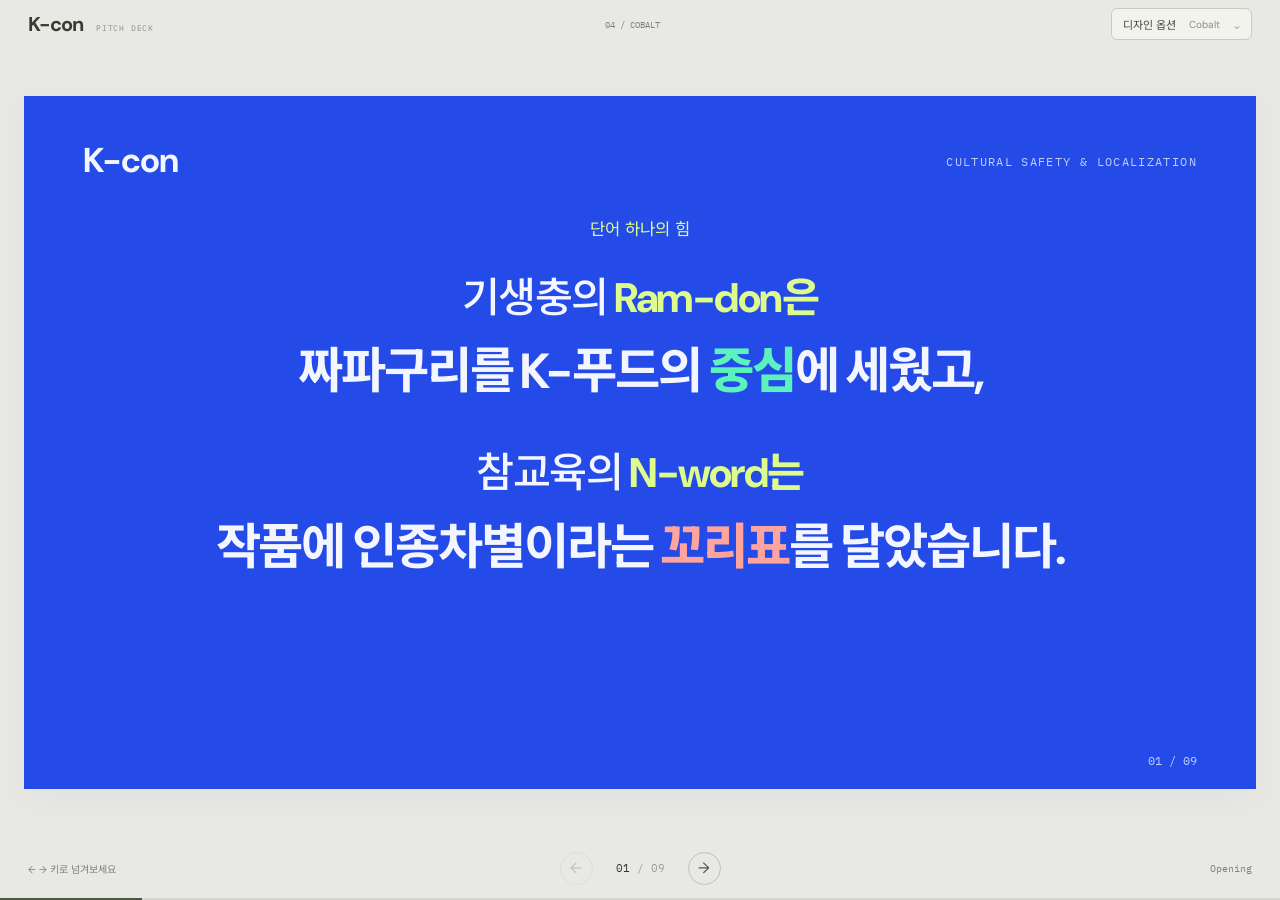
<file: index.html>
<!doctype html><html lang="ko"><head><meta charset="utf-8"><meta name="viewport" content="width=device-width, initial-scale=1"><meta name="description" content="K-con Cobalt — 문화적 디테일이 바꾸는 K-콘텐츠의 글로벌 진출. 9장 HTML 피치덱."><title>K-con — Cultural Safety & Localization AI Agent</title><link rel="stylesheet" href="styles.css?v=20261013-cobalt-1"><link rel="stylesheet" href="cobalt.css?v=20261013-visual-2"><script src="app.js?v=20261013-cobalt-1" defer></script></head><body class="deck-page theme-cobalt cobalt-v2"><header class="deck-header"><a href="index.html" class="deck-home" aria-label="K-con 코발트 첫 화면">K-con<span>PITCH DECK</span></a><span class="active-design-label">04 / COBALT</span><details class="design-picker" id="design-picker"><summary id="design-toggle">디자인 옵션 <span>Cobalt</span><span class="picker-chevron" aria-hidden="true">⌄</span></summary><div class="design-menu"><div class="design-menu-heading"><strong>다른 디자인으로 보기</strong><p>현재 슬라이드를 유지하며 디자인을 바꿉니다.</p></div><nav class="design-options" aria-label="피치덱 디자인 선택"><a class="design-option" data-design-link href="concept-01.html" ><span class="design-swatch" style="--swatch-bg:#121510;--swatch-accent:#d6ef65" aria-hidden="true"></span><span>Noir</span><small>01</small></a><a class="design-option" data-design-link href="concept-02.html" ><span class="design-swatch" style="--swatch-bg:#f5f4ef;--swatch-accent:#e13728" aria-hidden="true"></span><span>Swiss</span><small>02</small></a><a class="design-option" data-design-link href="concept-03.html" ><span class="design-swatch" style="--swatch-bg:#eee9dc;--swatch-accent:#6b7659" aria-hidden="true"></span><span>Editorial</span><small>03</small></a><a class="design-option is-current" data-design-link href="index.html" aria-current="page"><span class="design-swatch" style="--swatch-bg:#244be8;--swatch-accent:#defb8e" aria-hidden="true"></span><span>Cobalt</span><small>기본</small><span class="design-check" aria-hidden="true">✓</span></a><a class="design-option" data-design-link href="concept-05.html" ><span class="design-swatch" style="--swatch-bg:#171512;--swatch-accent:#c8aa76" aria-hidden="true"></span><span>Cinema</span><small>05</small></a><a class="design-option" data-design-link href="concept-06.html" ><span class="design-swatch" style="--swatch-bg:#e3ed68;--swatch-accent:#171c12" aria-hidden="true"></span><span>Acid</span><small>06</small></a><a class="design-option" data-design-link href="concept-07.html" ><span class="design-swatch" style="--swatch-bg:#122b40;--swatch-accent:#83d6e2" aria-hidden="true"></span><span>Blueprint</span><small>07</small></a><a class="design-option" data-design-link href="concept-08.html" ><span class="design-swatch" style="--swatch-bg:#b9492e;--swatch-accent:#f9efdc" aria-hidden="true"></span><span>Terracotta</span><small>08</small></a><a class="design-option" data-design-link href="concept-09.html" ><span class="design-swatch" style="--swatch-bg:#e8dff2;--swatch-accent:#68389a" aria-hidden="true"></span><span>Lilac</span><small>09</small></a><a class="design-option" data-design-link href="concept-10.html" ><span class="design-swatch" style="--swatch-bg:#f6efe0;--swatch-accent:#c83225" aria-hidden="true"></span><span>Redline</span><small>10</small></a></nav><a class="all-designs-link" href="designs.html">10개 표지 한눈에 비교 ↗</a></div></details></header><main class="deck-stage"><div class="canvas"><section class="slide opening active" data-title="Opening" aria-label="1 / 9 · Opening"><div class="slide-brand">K-con<span>CULTURAL SAFETY & LOCALIZATION</span></div><div class="opening-kicker">단어 하나의 힘</div><div class="cover-title"><div class="claim claim-good"><span class="claim-subject">기생충의</span><strong class="claim-detail">Ram-don은</strong><span class="claim-outcome">짜파구리를 K-푸드의 <span class="highlight-good">중심</span>에 세웠고,</span></div><div class="claim claim-risk"><span class="claim-subject">참교육의</span><strong class="claim-detail">N-word는</strong><span class="claim-outcome">작품에 인종차별이라는 <span class="highlight-risk">꼬리표</span>를 달았습니다.</span></div></div><span class="slide-folio">01 / 09</span></section><section class="slide question" data-title="Cultural context" aria-label="2 / 9 · Cultural context" inert aria-hidden="true"><div class="slide-label">CULTURAL CONTEXT</div><div class="question-content"><h1>이야기의 힘은 같아도, <br>그 이야기를 읽는 <em>문화는 다릅니다.</em></h1></div><span class="slide-folio">02 / 09</span></section><section class="slide comparison" data-title="Parasite & Get Schooled" aria-label="3 / 9 · 기생충과 참교육 비교" inert aria-hidden="true"><div class="slide-label">THE CULTURAL DETAIL</div><h1>차이는, <em>작품이 공개될 문화권에 얼마나 녹아들었는가.</em></h1><div class="case-columns"><article class="case-story"><span class="case-type">이해를 연결한 현지화</span><h2>기생충</h2><div class="case-key">짜파구리 <span>→</span> <em>Ram-don</em></div><p>낯선 음식 이름을 <br>ramen + udon으로 풀었습니다.</p><p>관객이 장면을 따라갈 수 있도록 <br><strong>익숙한 단어로 의미를 전달.</strong></p><a href="https://gangnam.com/magazine/people/parasite-subtitle-translator-comedies-are-a-fun-challenge/" target="_blank" rel="noopener noreferrer">출처: 달시 파켓 인터뷰 / KOCIS ↗</a></article><article class="case-story"><span class="case-type">차별 표현이 초래한 서비스 중단</span><h2>참교육 <small>Get Schooled</small></h2><div class="case-key">인종차별 논란 <span>→</span> <em>북미 중단</em></div><p>125화의 인종차별적 내용과 <br>흑인 비하 표현으로 비판이 확산.</p><p>2023년 9월 북미 서비스 중단. <br><strong>단순한 번역 오류를 넘는 문제.</strong></p><a href="https://v.daum.net/v/3iQNVHmBCU" target="_blank" rel="noopener noreferrer">출처: 경향신문 / 2023.09.16 ↗</a></article></div><p class="case-takeaway">단어가 통하는 것을 넘어, 다른 세계의 관객과도 <strong>같은 마음으로 통할 수 있도록.</strong></p><span class="slide-folio">03 / 09</span></section><section class="slide solution" data-title="Meet K-con" aria-label="4 / 9 · Meet K-con" inert aria-hidden="true"><div class="slide-label">MEET K-CON</div><div class="solution-head"><p>세계로 가기 전,</p><h1>K-con<span>.</span></h1></div><div class="solution-copy"><h2>문화적 리스크를 먼저 발견하고, <br>안전한 현지화를 돕는 AI 에이전트</h2><p>K-pop · 웹툰 · 드라마·영화를 국가별 맥락으로 검토. <br>창작 의도를 살리는 수정안을 제안합니다.</p></div><div class="scope-line"><span>문화적 차이</span><span>종교적 금기</span><span>역사적 갈등</span><span>혐오·차별 표현</span></div><span class="slide-folio">04 / 09</span></section><section class="slide visual-example example-text" data-title="가사" aria-label="5 / 9 · 가사 사용 예시" inert aria-hidden="true"><div class="slide-label">USE CASE 01 / 가사</div><h1>단어를 바꿔도, <br><em>그루브는 남게.</em></h1><div class="visual-layout"><figure><img src="assets/cobalt/lyrics.png" alt="레코딩 마이크와 가사 노트가 놓인 작업실" width="1536" height="1024" decoding="async"><figcaption>AI로 제작한 설명용 이미지 · 가상 적용 시나리오</figcaption></figure><div class="visual-copy"><div class="edit-pair"><div><span>검토 전</span><p>guilty pleasure</p></div><div><span>K-con 제안</span><p>hidden treasure</p></div></div><h2>중의적 표현의 맥락 확인</h2><p class="action-copy">타깃 연령과 가사 전체를 검토하고, <br>비슷한 끝소리의 대체 표현을 제안.</p><strong class="visual-payoff">운율과 창작 의도를 함께 고려</strong></div></div><span class="slide-folio">05 / 09</span></section><section class="slide visual-example example-image" data-title="웹툰" aria-label="6 / 9 · 웹툰 사용 예시" inert aria-hidden="true"><div class="slide-label">USE CASE 02 / 웹툰</div><h1>캐릭터는 선명하게. <br><em>편견은 덜어내게.</em></h1><div class="visual-layout"><figure><img src="assets/cobalt/webtoon.png" alt="동일한 캐릭터를 외모 중심 장면과 계약서를 찢는 행동 중심 장면으로 비교한 가상 웹툰" width="1536" height="1024" decoding="async"><figcaption>AI로 제작한 설명용 이미지 · 가상 적용 시나리오</figcaption></figure><div class="visual-copy"><div class="edit-pair"><div><span>검토 전</span><p>외형에 기대는 설정</p></div><div><span>K-con 제안</span><p>행동으로 드러내는 악역</p></div></div><h2>고정관념에 기대는 묘사 검토</h2><p class="action-copy">문제가 될 수 있는 컷을 짚고, <br>표정·행동 중심의 연출을 제안.</p><strong class="visual-payoff">서사의 역할을 유지하는 수정</strong></div></div><span class="slide-folio">06 / 09</span></section><section class="slide visual-example example-audio" data-title="오디오" aria-label="7 / 9 · 오디오 사용 예시" inert aria-hidden="true"><div class="slide-label">USE CASE 03 / 오디오</div><h1>비트는 그대로. <br><em>샘플의 맥락은 새롭게.</em></h1><div class="visual-layout"><figure><img src="assets/cobalt/audio.png" alt="음악 편집 화면에서 강조된 보컬 구간과 같은 길이의 대체 오디오 트랙" width="1536" height="1024" decoding="async"><figcaption>AI로 제작한 설명용 이미지 · 가상 적용 시나리오</figcaption></figure><div class="visual-copy"><div class="edit-pair"><div><span>검토 전</span><p>출처 모를 보컬 샘플</p></div><div><span>K-con 제안</span><p>맥락을 확인한 대체 소스</p></div></div><h2>종교적 낭송 여부와 출처 확인</h2><p class="action-copy">검토할 구간을 표시하고, <br>BPM·분위기를 살린 대체 소스 제안.</p><strong class="visual-payoff">음악의 에너지를 지키는 현지화</strong></div></div><span class="slide-folio">07 / 09</span></section><section class="slide visual-example example-video" data-title="영상" aria-label="8 / 9 · 영상 사용 예시" inert aria-hidden="true"><div class="slide-label">USE CASE 04 / 영상</div><h1>한 장면의 몰입이, <br><em>한 소품으로 깨지지 않게.</em></h1><div class="visual-layout"><figure><img src="assets/cobalt/video.png" alt="동일한 가상 세트에서 바닥의 책 소품을 일반 천 소품으로 교체한 두 프레임" width="1536" height="1024" decoding="async"><figcaption>AI로 제작한 설명용 이미지 · 가상 적용 시나리오</figcaption></figure><div class="visual-copy"><div class="edit-pair"><div><span>검토 전</span><p>성물로 오인될 소품</p></div><div><span>K-con 제안</span><p>세계관에 맞는 일반 소품</p></div></div><h2>소품의 정체와 배치 맥락 검토</h2><p class="action-copy">문제 프레임과 타임코드를 짚고, <br>소품 교체·구도 수정을 제안.</p><strong class="visual-payoff">공개 전에 수정할 수 있도록</strong></div></div><span class="slide-folio">08 / 09</span></section><section class="slide closing" data-title="Ready for the world" aria-label="9 / 9 · Ready for the world" inert aria-hidden="true"><div class="slide-label">READY FOR THE WORLD</div><div class="closing-content"><h1>더 많은 세계에, <br><em>의도한 그대로.</em></h1><div class="closing-brand">K-Con<span>Cultural Safety & Localization AI Agent</span></div></div><span class="slide-folio">09 / 09</span></section></div></main><nav class="deck-controls" aria-label="슬라이드 이동"><span class="keyboard-hint">← → 키로 넘겨보세요</span><div class="pagination"><button id="previous" aria-label="이전 슬라이드">←</button><span id="slide-count" aria-live="polite">01 <i>/ 09</i></span><button id="next" aria-label="다음 슬라이드">→</button></div><span class="current-title" id="current-title">Opening</span></nav><div class="deck-progress"><span id="deck-progress"></span></div></body></html>
</file>
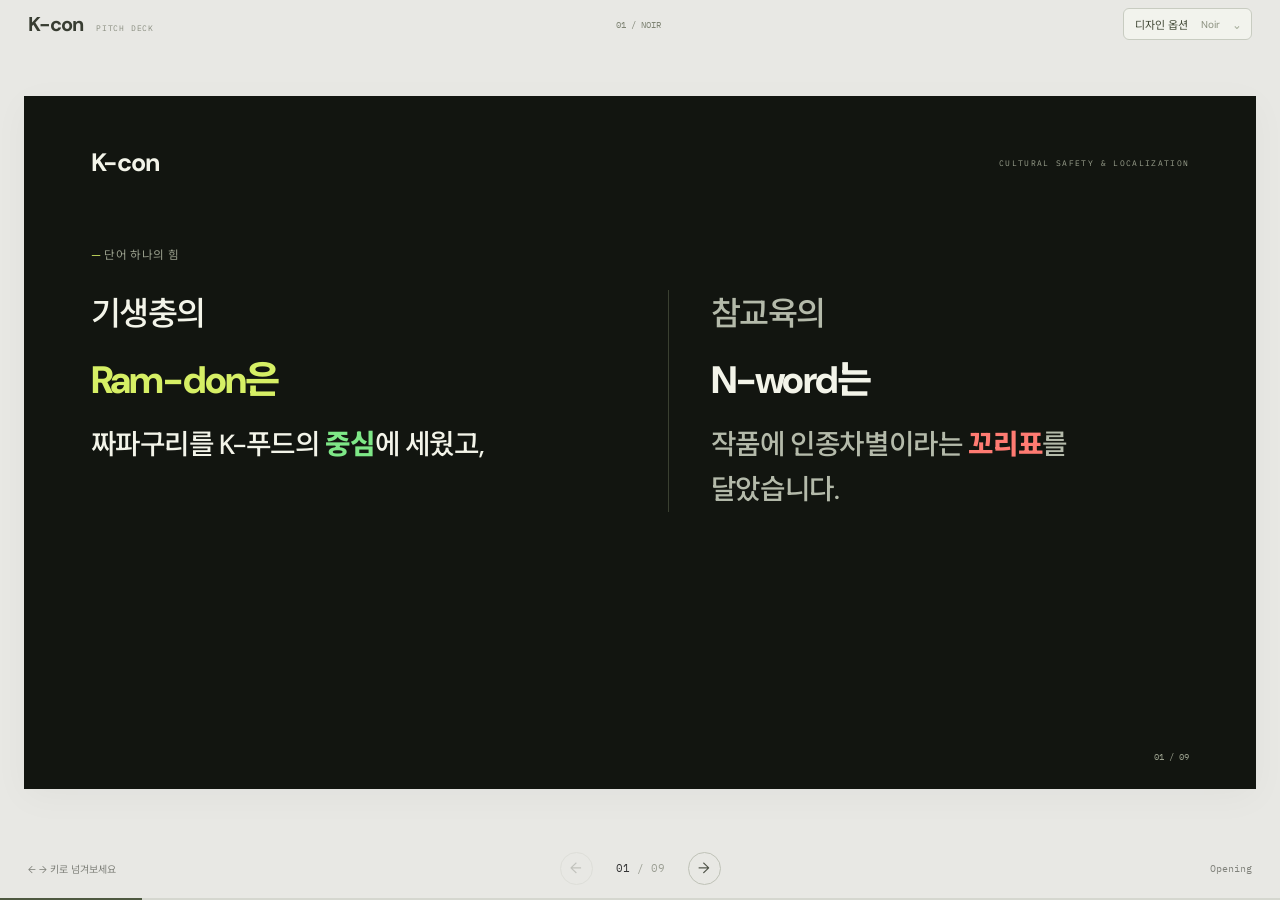
<file: concept-01.html>
<!doctype html><html lang="ko"><head><meta charset="utf-8"><meta name="viewport" content="width=device-width, initial-scale=1"><meta name="description" content="K-con Noir — 문화적 디테일이 바꾸는 K-콘텐츠의 글로벌 진출. 9장 HTML 피치덱."><title>K-con — Noir / Pitch Deck 01</title><link rel="stylesheet" href="styles.css?v=20261013-cobalt-1"><script src="app.js?v=20261013-cobalt-1" defer></script></head><body class="deck-page theme-noir"><header class="deck-header"><a href="index.html" class="deck-home" aria-label="K-con 코발트 첫 화면">K-con<span>PITCH DECK</span></a><span class="active-design-label">01 / NOIR</span><details class="design-picker" id="design-picker"><summary id="design-toggle">디자인 옵션 <span>Noir</span><span class="picker-chevron" aria-hidden="true">⌄</span></summary><div class="design-menu"><div class="design-menu-heading"><strong>다른 디자인으로 보기</strong><p>현재 슬라이드를 유지하며 디자인을 바꿉니다.</p></div><nav class="design-options" aria-label="피치덱 디자인 선택"><a class="design-option is-current" data-design-link href="concept-01.html" aria-current="page"><span class="design-swatch" style="--swatch-bg:#121510;--swatch-accent:#d6ef65" aria-hidden="true"></span><span>Noir</span><small>01</small><span class="design-check" aria-hidden="true">✓</span></a><a class="design-option" data-design-link href="concept-02.html" ><span class="design-swatch" style="--swatch-bg:#f5f4ef;--swatch-accent:#e13728" aria-hidden="true"></span><span>Swiss</span><small>02</small></a><a class="design-option" data-design-link href="concept-03.html" ><span class="design-swatch" style="--swatch-bg:#eee9dc;--swatch-accent:#6b7659" aria-hidden="true"></span><span>Editorial</span><small>03</small></a><a class="design-option" data-design-link href="index.html" ><span class="design-swatch" style="--swatch-bg:#244be8;--swatch-accent:#defb8e" aria-hidden="true"></span><span>Cobalt</span><small>기본</small></a><a class="design-option" data-design-link href="concept-05.html" ><span class="design-swatch" style="--swatch-bg:#171512;--swatch-accent:#c8aa76" aria-hidden="true"></span><span>Cinema</span><small>05</small></a><a class="design-option" data-design-link href="concept-06.html" ><span class="design-swatch" style="--swatch-bg:#e3ed68;--swatch-accent:#171c12" aria-hidden="true"></span><span>Acid</span><small>06</small></a><a class="design-option" data-design-link href="concept-07.html" ><span class="design-swatch" style="--swatch-bg:#122b40;--swatch-accent:#83d6e2" aria-hidden="true"></span><span>Blueprint</span><small>07</small></a><a class="design-option" data-design-link href="concept-08.html" ><span class="design-swatch" style="--swatch-bg:#b9492e;--swatch-accent:#f9efdc" aria-hidden="true"></span><span>Terracotta</span><small>08</small></a><a class="design-option" data-design-link href="concept-09.html" ><span class="design-swatch" style="--swatch-bg:#e8dff2;--swatch-accent:#68389a" aria-hidden="true"></span><span>Lilac</span><small>09</small></a><a class="design-option" data-design-link href="concept-10.html" ><span class="design-swatch" style="--swatch-bg:#f6efe0;--swatch-accent:#c83225" aria-hidden="true"></span><span>Redline</span><small>10</small></a></nav><a class="all-designs-link" href="designs.html">10개 표지 한눈에 비교 ↗</a></div></details></header><main class="deck-stage"><div class="canvas"><section class="slide opening active" data-title="Opening" aria-label="1 / 9 · Opening"><div class="slide-brand">K-con<span>CULTURAL SAFETY & LOCALIZATION</span></div><div class="opening-kicker">단어 하나의 힘</div><div class="cover-title"><div class="claim claim-good"><span class="claim-subject">기생충의</span><strong class="claim-detail">Ram-don은</strong><span class="claim-outcome">짜파구리를 K-푸드의 <span class="highlight-good">중심</span>에 세웠고,</span></div><div class="claim claim-risk"><span class="claim-subject">참교육의</span><strong class="claim-detail">N-word는</strong><span class="claim-outcome">작품에 인종차별이라는 <span class="highlight-risk">꼬리표</span>를 달았습니다.</span></div></div><span class="slide-folio">01 / 09</span></section><section class="slide question" data-title="Cultural context" aria-label="2 / 9 · Cultural context" inert aria-hidden="true"><div class="slide-label">CULTURAL CONTEXT</div><div class="question-content"><h1>이야기의 힘은 같아도, <br>그 이야기를 읽는 <em>문화는 다릅니다.</em></h1></div><span class="slide-folio">02 / 09</span></section><section class="slide detail" data-title="The insight" aria-label="3 / 9 · The insight" inert aria-hidden="true"><div class="slide-label">THE INSIGHT</div><h1>차이는 작은<br><em>문화적 디테일</em>에<br>있습니다.</h1><div class="detail-list"><div><span>01</span><strong>한 단어</strong><p>익숙한 표현이<br>다른 나라에서는 성적 은어로.</p></div><div><span>02</span><strong>한 컷</strong><p>과장된 묘사가<br>누군가에게는 차별의 이미지로.</p></div><div><span>03</span><strong>한 소절</strong><p>매력적인 샘플이<br>누군가에게는 신성한 기도문으로.</p></div><div><span>04</span><strong>한 소품</strong><p>배경의 작은 장식이<br>누군가에게는 역사적 상처로.</p></div></div><span class="slide-folio">03 / 09</span></section><section class="slide solution" data-title="Meet K-con" aria-label="4 / 9 · Meet K-con" inert aria-hidden="true"><div class="slide-label">MEET K-CON</div><div class="solution-head"><p>세계로 가기 전,</p><h1>K-con<span>.</span></h1></div><div class="solution-copy"><h2>K-콘텐츠의 문화적 리스크를 사전에 탐지하고,<br>안전한 현지화를 돕는 AI 에이전트</h2><p>K-pop, 웹툰, 드라마·영화 속 표현을 국가별 맥락으로 검토합니다.<br>창작 의도는 살리면서, 오해를 줄이는 수정안을 제안합니다.</p></div><div class="scope-line"><span>문화적 차이</span><span>종교적 금기</span><span>역사적 갈등</span><span>혐오·차별 표현</span></div><span class="slide-folio">04 / 09</span></section><section class="slide example example-text" data-title="Lyrics" aria-label="5 / 9 · Lyrics" inert aria-hidden="true"><div class="slide-label">USE CASE 01 / K-POP LYRICS</div><h1>단어를 바꿔도,<br><em>그루브는 남게.</em></h1><div class="example-layout"><div class="example-main"><div class="before-after"><div class="before"><span class="example-label">ORIGINAL</span><blockquote>“You are my<br><mark>guilty pleasure.</mark>”</blockquote></div><div class="after"><span class="example-label">LOCALIZED</span><blockquote>“You are my<br><em>hidden treasure.</em>”</blockquote></div></div></div><div class="example-explanation"><div><span>발견</span><p>‘guilty pleasure’의 중의적 의미와<br>타깃 연령·지역의 수용 맥락을 검토.</p></div><div><span>K-con의 제안</span><p>‘pleasure / treasure’의 끝소리를 살려<br>다른 뉘앙스의 표현을 제안.</p></div><strong>메시지의 강도와 운율을 함께 고려</strong></div></div><span class="slide-folio">05 / 09</span></section><section class="slide example example-image" data-title="Webtoon" aria-label="6 / 9 · Webtoon" inert aria-hidden="true"><div class="slide-label">USE CASE 02 / WEBTOON</div><h1>캐릭터는 선명하게.<br><em>편견은 덜어내게.</em></h1><div class="example-layout"><div class="example-main"><div class="before-after"><div class="before"><span class="example-label">ORIGINAL / 캐릭터 연출</span><blockquote>“외모로<br><mark>악역을 설명한다.</mark>”</blockquote></div><div class="after"><span class="example-label">LOCALIZED / 수정 방향</span><blockquote>“행동으로<br><em>악역을 설명한다.</em>”</blockquote></div></div></div><div class="example-explanation"><div><span>발견</span><p>특정 인종의 신체 특징을 과장해<br>위협적 인물로 묘사한 컷을 검토.</p></div><div><span>K-con의 제안</span><p>문제가 될 수 있는 영역을 짚고,<br>표정·행동 중심의 연출 대안을 제안.</p></div><strong>서사의 역할을 유지하는 시각적 현지화</strong></div></div><span class="slide-folio">06 / 09</span></section><section class="slide example example-audio" data-title="Audio" aria-label="7 / 9 · Audio" inert aria-hidden="true"><div class="slide-label">USE CASE 03 / AUDIO SAMPLING</div><h1>비트는 그대로.<br><em>샘플의 맥락은 새롭게.</em></h1><div class="example-layout"><div class="example-main"><div class="before-after"><div class="before"><span class="example-label">ORIGINAL / 00:12–00:18</span><blockquote>“출처 모를<br><mark>보컬 샘플.</mark>”</blockquote></div><div class="after"><span class="example-label">LOCALIZED / 대체 방향</span><blockquote>“같은 에너지의<br><em>새로운 보컬.</em>”</blockquote></div></div></div><div class="example-explanation"><div><span>발견</span><p>비트에 섞인 보컬이 종교적 낭송인지<br>언어·출처·사용 맥락을 확인.</p></div><div><span>K-con의 제안</span><p>검토 구간을 표시하고, BPM과 분위기를<br>유지하는 비종교적 대체 소스를 제안.</p></div><strong>음악적 의도와 문화적 맥락을 함께 보호</strong></div></div><span class="slide-folio">07 / 09</span></section><section class="slide example example-video" data-title="Video" aria-label="8 / 9 · Video" inert aria-hidden="true"><div class="slide-label">USE CASE 04 / MUSIC VIDEO & DRAMA</div><h1>한 장면의 몰입이,<br><em>한 소품으로 깨지지 않게.</em></h1><div class="example-layout"><div class="example-main"><div class="before-after"><div class="before"><span class="example-label">ORIGINAL / SCENE 04</span><blockquote>“바닥에 놓인<br><mark>종교적 성물.</mark>”</blockquote></div><div class="after"><span class="example-label">LOCALIZED / 수정 방향</span><blockquote>“세계관에 맞는<br><em>일반 소품.</em>”</blockquote></div></div></div><div class="example-explanation"><div><span>발견</span><p>장면 속 성물의 위치와 인물의 동선이<br>모욕으로 읽힐 가능성을 검토.</p></div><div><span>K-con의 제안</span><p>프레임·타임코드와 함께 확인 지점을 짚고,<br>소품 교체 또는 구도 수정을 제안.</p></div><strong>공개 전 수정할 수 있도록, 장면 단위로</strong></div></div><span class="slide-folio">08 / 09</span></section><section class="slide closing" data-title="Ready for the world" aria-label="9 / 9 · Ready for the world" inert aria-hidden="true"><div class="slide-label">READY FOR THE WORLD</div><div class="closing-content"><h1>더 많은 세계에, <br><em>의도한 그대로.</em></h1><div class="closing-brand">K-Con<span>Cultural Safety & Localization AI Agent</span></div></div><span class="slide-folio">09 / 09</span></section></div></main><nav class="deck-controls" aria-label="슬라이드 이동"><span class="keyboard-hint">← → 키로 넘겨보세요</span><div class="pagination"><button id="previous" aria-label="이전 슬라이드">←</button><span id="slide-count" aria-live="polite">01 <i>/ 09</i></span><button id="next" aria-label="다음 슬라이드">→</button></div><span class="current-title" id="current-title">Opening</span></nav><div class="deck-progress"><span id="deck-progress"></span></div></body></html>
</file>
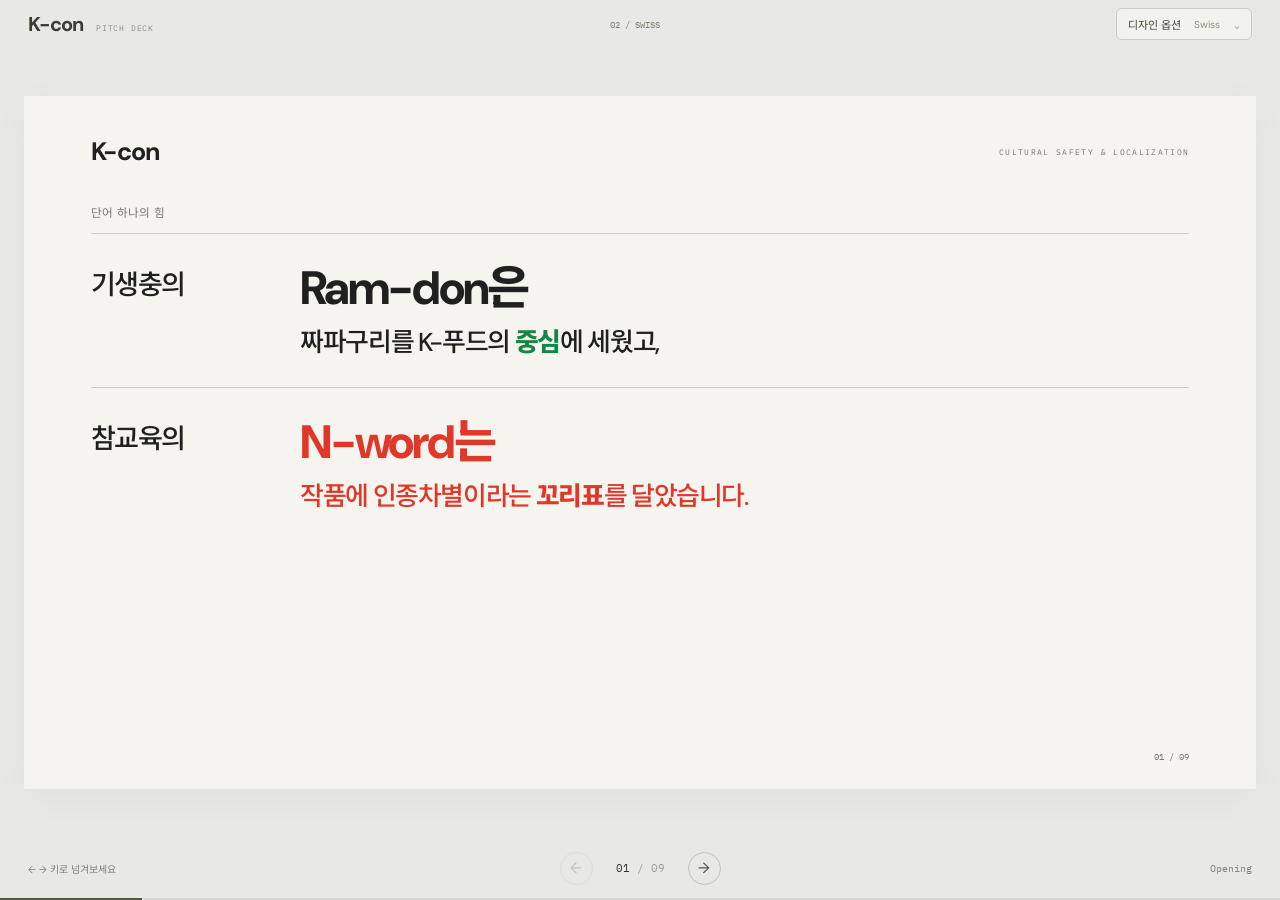
<file: concept-02.html>
<!doctype html><html lang="ko"><head><meta charset="utf-8"><meta name="viewport" content="width=device-width, initial-scale=1"><meta name="description" content="K-con Swiss — 문화적 디테일이 바꾸는 K-콘텐츠의 글로벌 진출. 9장 HTML 피치덱."><title>K-con — Swiss / Pitch Deck 02</title><link rel="stylesheet" href="styles.css?v=20261013-cobalt-1"><script src="app.js?v=20261013-cobalt-1" defer></script></head><body class="deck-page theme-swiss"><header class="deck-header"><a href="index.html" class="deck-home" aria-label="K-con 코발트 첫 화면">K-con<span>PITCH DECK</span></a><span class="active-design-label">02 / SWISS</span><details class="design-picker" id="design-picker"><summary id="design-toggle">디자인 옵션 <span>Swiss</span><span class="picker-chevron" aria-hidden="true">⌄</span></summary><div class="design-menu"><div class="design-menu-heading"><strong>다른 디자인으로 보기</strong><p>현재 슬라이드를 유지하며 디자인을 바꿉니다.</p></div><nav class="design-options" aria-label="피치덱 디자인 선택"><a class="design-option" data-design-link href="concept-01.html" ><span class="design-swatch" style="--swatch-bg:#121510;--swatch-accent:#d6ef65" aria-hidden="true"></span><span>Noir</span><small>01</small></a><a class="design-option is-current" data-design-link href="concept-02.html" aria-current="page"><span class="design-swatch" style="--swatch-bg:#f5f4ef;--swatch-accent:#e13728" aria-hidden="true"></span><span>Swiss</span><small>02</small><span class="design-check" aria-hidden="true">✓</span></a><a class="design-option" data-design-link href="concept-03.html" ><span class="design-swatch" style="--swatch-bg:#eee9dc;--swatch-accent:#6b7659" aria-hidden="true"></span><span>Editorial</span><small>03</small></a><a class="design-option" data-design-link href="index.html" ><span class="design-swatch" style="--swatch-bg:#244be8;--swatch-accent:#defb8e" aria-hidden="true"></span><span>Cobalt</span><small>기본</small></a><a class="design-option" data-design-link href="concept-05.html" ><span class="design-swatch" style="--swatch-bg:#171512;--swatch-accent:#c8aa76" aria-hidden="true"></span><span>Cinema</span><small>05</small></a><a class="design-option" data-design-link href="concept-06.html" ><span class="design-swatch" style="--swatch-bg:#e3ed68;--swatch-accent:#171c12" aria-hidden="true"></span><span>Acid</span><small>06</small></a><a class="design-option" data-design-link href="concept-07.html" ><span class="design-swatch" style="--swatch-bg:#122b40;--swatch-accent:#83d6e2" aria-hidden="true"></span><span>Blueprint</span><small>07</small></a><a class="design-option" data-design-link href="concept-08.html" ><span class="design-swatch" style="--swatch-bg:#b9492e;--swatch-accent:#f9efdc" aria-hidden="true"></span><span>Terracotta</span><small>08</small></a><a class="design-option" data-design-link href="concept-09.html" ><span class="design-swatch" style="--swatch-bg:#e8dff2;--swatch-accent:#68389a" aria-hidden="true"></span><span>Lilac</span><small>09</small></a><a class="design-option" data-design-link href="concept-10.html" ><span class="design-swatch" style="--swatch-bg:#f6efe0;--swatch-accent:#c83225" aria-hidden="true"></span><span>Redline</span><small>10</small></a></nav><a class="all-designs-link" href="designs.html">10개 표지 한눈에 비교 ↗</a></div></details></header><main class="deck-stage"><div class="canvas"><section class="slide opening active" data-title="Opening" aria-label="1 / 9 · Opening"><div class="slide-brand">K-con<span>CULTURAL SAFETY & LOCALIZATION</span></div><div class="opening-kicker">단어 하나의 힘</div><div class="cover-title"><div class="claim claim-good"><span class="claim-subject">기생충의</span><strong class="claim-detail">Ram-don은</strong><span class="claim-outcome">짜파구리를 K-푸드의 <span class="highlight-good">중심</span>에 세웠고,</span></div><div class="claim claim-risk"><span class="claim-subject">참교육의</span><strong class="claim-detail">N-word는</strong><span class="claim-outcome">작품에 인종차별이라는 <span class="highlight-risk">꼬리표</span>를 달았습니다.</span></div></div><span class="slide-folio">01 / 09</span></section><section class="slide question" data-title="Cultural context" aria-label="2 / 9 · Cultural context" inert aria-hidden="true"><div class="slide-label">CULTURAL CONTEXT</div><div class="question-content"><h1>이야기의 힘은 같아도, <br>그 이야기를 읽는 <em>문화는 다릅니다.</em></h1></div><span class="slide-folio">02 / 09</span></section><section class="slide detail" data-title="The insight" aria-label="3 / 9 · The insight" inert aria-hidden="true"><div class="slide-label">THE INSIGHT</div><h1>차이는 작은<br><em>문화적 디테일</em>에<br>있습니다.</h1><div class="detail-list"><div><span>01</span><strong>한 단어</strong><p>익숙한 표현이<br>다른 나라에서는 성적 은어로.</p></div><div><span>02</span><strong>한 컷</strong><p>과장된 묘사가<br>누군가에게는 차별의 이미지로.</p></div><div><span>03</span><strong>한 소절</strong><p>매력적인 샘플이<br>누군가에게는 신성한 기도문으로.</p></div><div><span>04</span><strong>한 소품</strong><p>배경의 작은 장식이<br>누군가에게는 역사적 상처로.</p></div></div><span class="slide-folio">03 / 09</span></section><section class="slide solution" data-title="Meet K-con" aria-label="4 / 9 · Meet K-con" inert aria-hidden="true"><div class="slide-label">MEET K-CON</div><div class="solution-head"><p>세계로 가기 전,</p><h1>K-con<span>.</span></h1></div><div class="solution-copy"><h2>K-콘텐츠의 문화적 리스크를 사전에 탐지하고,<br>안전한 현지화를 돕는 AI 에이전트</h2><p>K-pop, 웹툰, 드라마·영화 속 표현을 국가별 맥락으로 검토합니다.<br>창작 의도는 살리면서, 오해를 줄이는 수정안을 제안합니다.</p></div><div class="scope-line"><span>문화적 차이</span><span>종교적 금기</span><span>역사적 갈등</span><span>혐오·차별 표현</span></div><span class="slide-folio">04 / 09</span></section><section class="slide example example-text" data-title="Lyrics" aria-label="5 / 9 · Lyrics" inert aria-hidden="true"><div class="slide-label">USE CASE 01 / K-POP LYRICS</div><h1>단어를 바꿔도,<br><em>그루브는 남게.</em></h1><div class="example-layout"><div class="example-main"><div class="before-after"><div class="before"><span class="example-label">ORIGINAL</span><blockquote>“You are my<br><mark>guilty pleasure.</mark>”</blockquote></div><div class="after"><span class="example-label">LOCALIZED</span><blockquote>“You are my<br><em>hidden treasure.</em>”</blockquote></div></div></div><div class="example-explanation"><div><span>발견</span><p>‘guilty pleasure’의 중의적 의미와<br>타깃 연령·지역의 수용 맥락을 검토.</p></div><div><span>K-con의 제안</span><p>‘pleasure / treasure’의 끝소리를 살려<br>다른 뉘앙스의 표현을 제안.</p></div><strong>메시지의 강도와 운율을 함께 고려</strong></div></div><span class="slide-folio">05 / 09</span></section><section class="slide example example-image" data-title="Webtoon" aria-label="6 / 9 · Webtoon" inert aria-hidden="true"><div class="slide-label">USE CASE 02 / WEBTOON</div><h1>캐릭터는 선명하게.<br><em>편견은 덜어내게.</em></h1><div class="example-layout"><div class="example-main"><div class="before-after"><div class="before"><span class="example-label">ORIGINAL / 캐릭터 연출</span><blockquote>“외모로<br><mark>악역을 설명한다.</mark>”</blockquote></div><div class="after"><span class="example-label">LOCALIZED / 수정 방향</span><blockquote>“행동으로<br><em>악역을 설명한다.</em>”</blockquote></div></div></div><div class="example-explanation"><div><span>발견</span><p>특정 인종의 신체 특징을 과장해<br>위협적 인물로 묘사한 컷을 검토.</p></div><div><span>K-con의 제안</span><p>문제가 될 수 있는 영역을 짚고,<br>표정·행동 중심의 연출 대안을 제안.</p></div><strong>서사의 역할을 유지하는 시각적 현지화</strong></div></div><span class="slide-folio">06 / 09</span></section><section class="slide example example-audio" data-title="Audio" aria-label="7 / 9 · Audio" inert aria-hidden="true"><div class="slide-label">USE CASE 03 / AUDIO SAMPLING</div><h1>비트는 그대로.<br><em>샘플의 맥락은 새롭게.</em></h1><div class="example-layout"><div class="example-main"><div class="before-after"><div class="before"><span class="example-label">ORIGINAL / 00:12–00:18</span><blockquote>“출처 모를<br><mark>보컬 샘플.</mark>”</blockquote></div><div class="after"><span class="example-label">LOCALIZED / 대체 방향</span><blockquote>“같은 에너지의<br><em>새로운 보컬.</em>”</blockquote></div></div></div><div class="example-explanation"><div><span>발견</span><p>비트에 섞인 보컬이 종교적 낭송인지<br>언어·출처·사용 맥락을 확인.</p></div><div><span>K-con의 제안</span><p>검토 구간을 표시하고, BPM과 분위기를<br>유지하는 비종교적 대체 소스를 제안.</p></div><strong>음악적 의도와 문화적 맥락을 함께 보호</strong></div></div><span class="slide-folio">07 / 09</span></section><section class="slide example example-video" data-title="Video" aria-label="8 / 9 · Video" inert aria-hidden="true"><div class="slide-label">USE CASE 04 / MUSIC VIDEO & DRAMA</div><h1>한 장면의 몰입이,<br><em>한 소품으로 깨지지 않게.</em></h1><div class="example-layout"><div class="example-main"><div class="before-after"><div class="before"><span class="example-label">ORIGINAL / SCENE 04</span><blockquote>“바닥에 놓인<br><mark>종교적 성물.</mark>”</blockquote></div><div class="after"><span class="example-label">LOCALIZED / 수정 방향</span><blockquote>“세계관에 맞는<br><em>일반 소품.</em>”</blockquote></div></div></div><div class="example-explanation"><div><span>발견</span><p>장면 속 성물의 위치와 인물의 동선이<br>모욕으로 읽힐 가능성을 검토.</p></div><div><span>K-con의 제안</span><p>프레임·타임코드와 함께 확인 지점을 짚고,<br>소품 교체 또는 구도 수정을 제안.</p></div><strong>공개 전 수정할 수 있도록, 장면 단위로</strong></div></div><span class="slide-folio">08 / 09</span></section><section class="slide closing" data-title="Ready for the world" aria-label="9 / 9 · Ready for the world" inert aria-hidden="true"><div class="slide-label">READY FOR THE WORLD</div><div class="closing-content"><h1>더 많은 세계에, <br><em>의도한 그대로.</em></h1><div class="closing-brand">K-Con<span>Cultural Safety & Localization AI Agent</span></div></div><span class="slide-folio">09 / 09</span></section></div></main><nav class="deck-controls" aria-label="슬라이드 이동"><span class="keyboard-hint">← → 키로 넘겨보세요</span><div class="pagination"><button id="previous" aria-label="이전 슬라이드">←</button><span id="slide-count" aria-live="polite">01 <i>/ 09</i></span><button id="next" aria-label="다음 슬라이드">→</button></div><span class="current-title" id="current-title">Opening</span></nav><div class="deck-progress"><span id="deck-progress"></span></div></body></html>
</file>
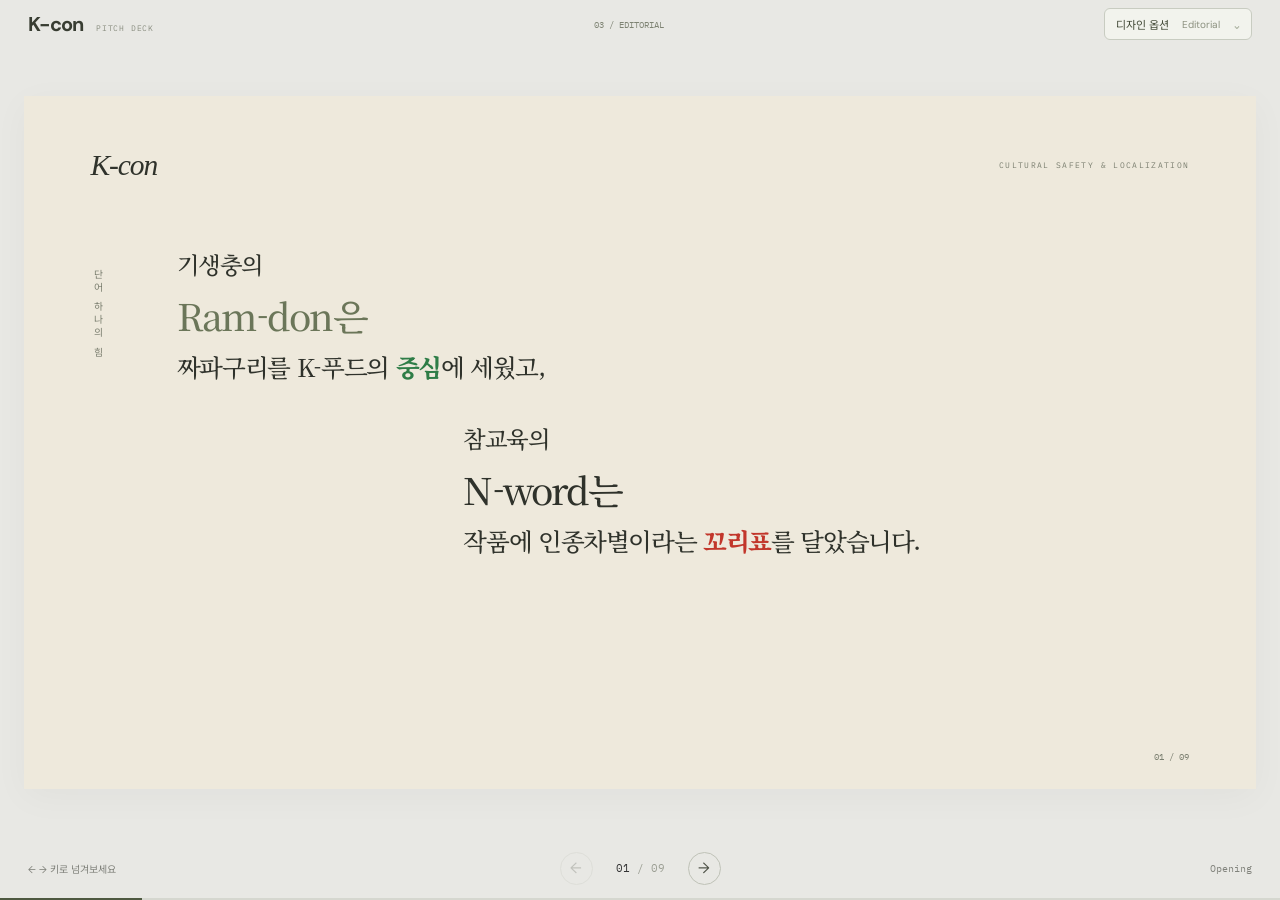
<file: concept-03.html>
<!doctype html><html lang="ko"><head><meta charset="utf-8"><meta name="viewport" content="width=device-width, initial-scale=1"><meta name="description" content="K-con Editorial — 문화적 디테일이 바꾸는 K-콘텐츠의 글로벌 진출. 9장 HTML 피치덱."><title>K-con — Editorial / Pitch Deck 03</title><link rel="stylesheet" href="styles.css?v=20261013-cobalt-1"><script src="app.js?v=20261013-cobalt-1" defer></script></head><body class="deck-page theme-editorial"><header class="deck-header"><a href="index.html" class="deck-home" aria-label="K-con 코발트 첫 화면">K-con<span>PITCH DECK</span></a><span class="active-design-label">03 / EDITORIAL</span><details class="design-picker" id="design-picker"><summary id="design-toggle">디자인 옵션 <span>Editorial</span><span class="picker-chevron" aria-hidden="true">⌄</span></summary><div class="design-menu"><div class="design-menu-heading"><strong>다른 디자인으로 보기</strong><p>현재 슬라이드를 유지하며 디자인을 바꿉니다.</p></div><nav class="design-options" aria-label="피치덱 디자인 선택"><a class="design-option" data-design-link href="concept-01.html" ><span class="design-swatch" style="--swatch-bg:#121510;--swatch-accent:#d6ef65" aria-hidden="true"></span><span>Noir</span><small>01</small></a><a class="design-option" data-design-link href="concept-02.html" ><span class="design-swatch" style="--swatch-bg:#f5f4ef;--swatch-accent:#e13728" aria-hidden="true"></span><span>Swiss</span><small>02</small></a><a class="design-option is-current" data-design-link href="concept-03.html" aria-current="page"><span class="design-swatch" style="--swatch-bg:#eee9dc;--swatch-accent:#6b7659" aria-hidden="true"></span><span>Editorial</span><small>03</small><span class="design-check" aria-hidden="true">✓</span></a><a class="design-option" data-design-link href="index.html" ><span class="design-swatch" style="--swatch-bg:#244be8;--swatch-accent:#defb8e" aria-hidden="true"></span><span>Cobalt</span><small>기본</small></a><a class="design-option" data-design-link href="concept-05.html" ><span class="design-swatch" style="--swatch-bg:#171512;--swatch-accent:#c8aa76" aria-hidden="true"></span><span>Cinema</span><small>05</small></a><a class="design-option" data-design-link href="concept-06.html" ><span class="design-swatch" style="--swatch-bg:#e3ed68;--swatch-accent:#171c12" aria-hidden="true"></span><span>Acid</span><small>06</small></a><a class="design-option" data-design-link href="concept-07.html" ><span class="design-swatch" style="--swatch-bg:#122b40;--swatch-accent:#83d6e2" aria-hidden="true"></span><span>Blueprint</span><small>07</small></a><a class="design-option" data-design-link href="concept-08.html" ><span class="design-swatch" style="--swatch-bg:#b9492e;--swatch-accent:#f9efdc" aria-hidden="true"></span><span>Terracotta</span><small>08</small></a><a class="design-option" data-design-link href="concept-09.html" ><span class="design-swatch" style="--swatch-bg:#e8dff2;--swatch-accent:#68389a" aria-hidden="true"></span><span>Lilac</span><small>09</small></a><a class="design-option" data-design-link href="concept-10.html" ><span class="design-swatch" style="--swatch-bg:#f6efe0;--swatch-accent:#c83225" aria-hidden="true"></span><span>Redline</span><small>10</small></a></nav><a class="all-designs-link" href="designs.html">10개 표지 한눈에 비교 ↗</a></div></details></header><main class="deck-stage"><div class="canvas"><section class="slide opening active" data-title="Opening" aria-label="1 / 9 · Opening"><div class="slide-brand">K-con<span>CULTURAL SAFETY & LOCALIZATION</span></div><div class="opening-kicker">단어 하나의 힘</div><div class="cover-title"><div class="claim claim-good"><span class="claim-subject">기생충의</span><strong class="claim-detail">Ram-don은</strong><span class="claim-outcome">짜파구리를 K-푸드의 <span class="highlight-good">중심</span>에 세웠고,</span></div><div class="claim claim-risk"><span class="claim-subject">참교육의</span><strong class="claim-detail">N-word는</strong><span class="claim-outcome">작품에 인종차별이라는 <span class="highlight-risk">꼬리표</span>를 달았습니다.</span></div></div><span class="slide-folio">01 / 09</span></section><section class="slide question" data-title="Cultural context" aria-label="2 / 9 · Cultural context" inert aria-hidden="true"><div class="slide-label">CULTURAL CONTEXT</div><div class="question-content"><h1>이야기의 힘은 같아도, <br>그 이야기를 읽는 <em>문화는 다릅니다.</em></h1></div><span class="slide-folio">02 / 09</span></section><section class="slide detail" data-title="The insight" aria-label="3 / 9 · The insight" inert aria-hidden="true"><div class="slide-label">THE INSIGHT</div><h1>차이는 작은<br><em>문화적 디테일</em>에<br>있습니다.</h1><div class="detail-list"><div><span>01</span><strong>한 단어</strong><p>익숙한 표현이<br>다른 나라에서는 성적 은어로.</p></div><div><span>02</span><strong>한 컷</strong><p>과장된 묘사가<br>누군가에게는 차별의 이미지로.</p></div><div><span>03</span><strong>한 소절</strong><p>매력적인 샘플이<br>누군가에게는 신성한 기도문으로.</p></div><div><span>04</span><strong>한 소품</strong><p>배경의 작은 장식이<br>누군가에게는 역사적 상처로.</p></div></div><span class="slide-folio">03 / 09</span></section><section class="slide solution" data-title="Meet K-con" aria-label="4 / 9 · Meet K-con" inert aria-hidden="true"><div class="slide-label">MEET K-CON</div><div class="solution-head"><p>세계로 가기 전,</p><h1>K-con<span>.</span></h1></div><div class="solution-copy"><h2>K-콘텐츠의 문화적 리스크를 사전에 탐지하고,<br>안전한 현지화를 돕는 AI 에이전트</h2><p>K-pop, 웹툰, 드라마·영화 속 표현을 국가별 맥락으로 검토합니다.<br>창작 의도는 살리면서, 오해를 줄이는 수정안을 제안합니다.</p></div><div class="scope-line"><span>문화적 차이</span><span>종교적 금기</span><span>역사적 갈등</span><span>혐오·차별 표현</span></div><span class="slide-folio">04 / 09</span></section><section class="slide example example-text" data-title="Lyrics" aria-label="5 / 9 · Lyrics" inert aria-hidden="true"><div class="slide-label">USE CASE 01 / K-POP LYRICS</div><h1>단어를 바꿔도,<br><em>그루브는 남게.</em></h1><div class="example-layout"><div class="example-main"><div class="before-after"><div class="before"><span class="example-label">ORIGINAL</span><blockquote>“You are my<br><mark>guilty pleasure.</mark>”</blockquote></div><div class="after"><span class="example-label">LOCALIZED</span><blockquote>“You are my<br><em>hidden treasure.</em>”</blockquote></div></div></div><div class="example-explanation"><div><span>발견</span><p>‘guilty pleasure’의 중의적 의미와<br>타깃 연령·지역의 수용 맥락을 검토.</p></div><div><span>K-con의 제안</span><p>‘pleasure / treasure’의 끝소리를 살려<br>다른 뉘앙스의 표현을 제안.</p></div><strong>메시지의 강도와 운율을 함께 고려</strong></div></div><span class="slide-folio">05 / 09</span></section><section class="slide example example-image" data-title="Webtoon" aria-label="6 / 9 · Webtoon" inert aria-hidden="true"><div class="slide-label">USE CASE 02 / WEBTOON</div><h1>캐릭터는 선명하게.<br><em>편견은 덜어내게.</em></h1><div class="example-layout"><div class="example-main"><div class="before-after"><div class="before"><span class="example-label">ORIGINAL / 캐릭터 연출</span><blockquote>“외모로<br><mark>악역을 설명한다.</mark>”</blockquote></div><div class="after"><span class="example-label">LOCALIZED / 수정 방향</span><blockquote>“행동으로<br><em>악역을 설명한다.</em>”</blockquote></div></div></div><div class="example-explanation"><div><span>발견</span><p>특정 인종의 신체 특징을 과장해<br>위협적 인물로 묘사한 컷을 검토.</p></div><div><span>K-con의 제안</span><p>문제가 될 수 있는 영역을 짚고,<br>표정·행동 중심의 연출 대안을 제안.</p></div><strong>서사의 역할을 유지하는 시각적 현지화</strong></div></div><span class="slide-folio">06 / 09</span></section><section class="slide example example-audio" data-title="Audio" aria-label="7 / 9 · Audio" inert aria-hidden="true"><div class="slide-label">USE CASE 03 / AUDIO SAMPLING</div><h1>비트는 그대로.<br><em>샘플의 맥락은 새롭게.</em></h1><div class="example-layout"><div class="example-main"><div class="before-after"><div class="before"><span class="example-label">ORIGINAL / 00:12–00:18</span><blockquote>“출처 모를<br><mark>보컬 샘플.</mark>”</blockquote></div><div class="after"><span class="example-label">LOCALIZED / 대체 방향</span><blockquote>“같은 에너지의<br><em>새로운 보컬.</em>”</blockquote></div></div></div><div class="example-explanation"><div><span>발견</span><p>비트에 섞인 보컬이 종교적 낭송인지<br>언어·출처·사용 맥락을 확인.</p></div><div><span>K-con의 제안</span><p>검토 구간을 표시하고, BPM과 분위기를<br>유지하는 비종교적 대체 소스를 제안.</p></div><strong>음악적 의도와 문화적 맥락을 함께 보호</strong></div></div><span class="slide-folio">07 / 09</span></section><section class="slide example example-video" data-title="Video" aria-label="8 / 9 · Video" inert aria-hidden="true"><div class="slide-label">USE CASE 04 / MUSIC VIDEO & DRAMA</div><h1>한 장면의 몰입이,<br><em>한 소품으로 깨지지 않게.</em></h1><div class="example-layout"><div class="example-main"><div class="before-after"><div class="before"><span class="example-label">ORIGINAL / SCENE 04</span><blockquote>“바닥에 놓인<br><mark>종교적 성물.</mark>”</blockquote></div><div class="after"><span class="example-label">LOCALIZED / 수정 방향</span><blockquote>“세계관에 맞는<br><em>일반 소품.</em>”</blockquote></div></div></div><div class="example-explanation"><div><span>발견</span><p>장면 속 성물의 위치와 인물의 동선이<br>모욕으로 읽힐 가능성을 검토.</p></div><div><span>K-con의 제안</span><p>프레임·타임코드와 함께 확인 지점을 짚고,<br>소품 교체 또는 구도 수정을 제안.</p></div><strong>공개 전 수정할 수 있도록, 장면 단위로</strong></div></div><span class="slide-folio">08 / 09</span></section><section class="slide closing" data-title="Ready for the world" aria-label="9 / 9 · Ready for the world" inert aria-hidden="true"><div class="slide-label">READY FOR THE WORLD</div><div class="closing-content"><h1>더 많은 세계에, <br><em>의도한 그대로.</em></h1><div class="closing-brand">K-Con<span>Cultural Safety & Localization AI Agent</span></div></div><span class="slide-folio">09 / 09</span></section></div></main><nav class="deck-controls" aria-label="슬라이드 이동"><span class="keyboard-hint">← → 키로 넘겨보세요</span><div class="pagination"><button id="previous" aria-label="이전 슬라이드">←</button><span id="slide-count" aria-live="polite">01 <i>/ 09</i></span><button id="next" aria-label="다음 슬라이드">→</button></div><span class="current-title" id="current-title">Opening</span></nav><div class="deck-progress"><span id="deck-progress"></span></div></body></html>
</file>
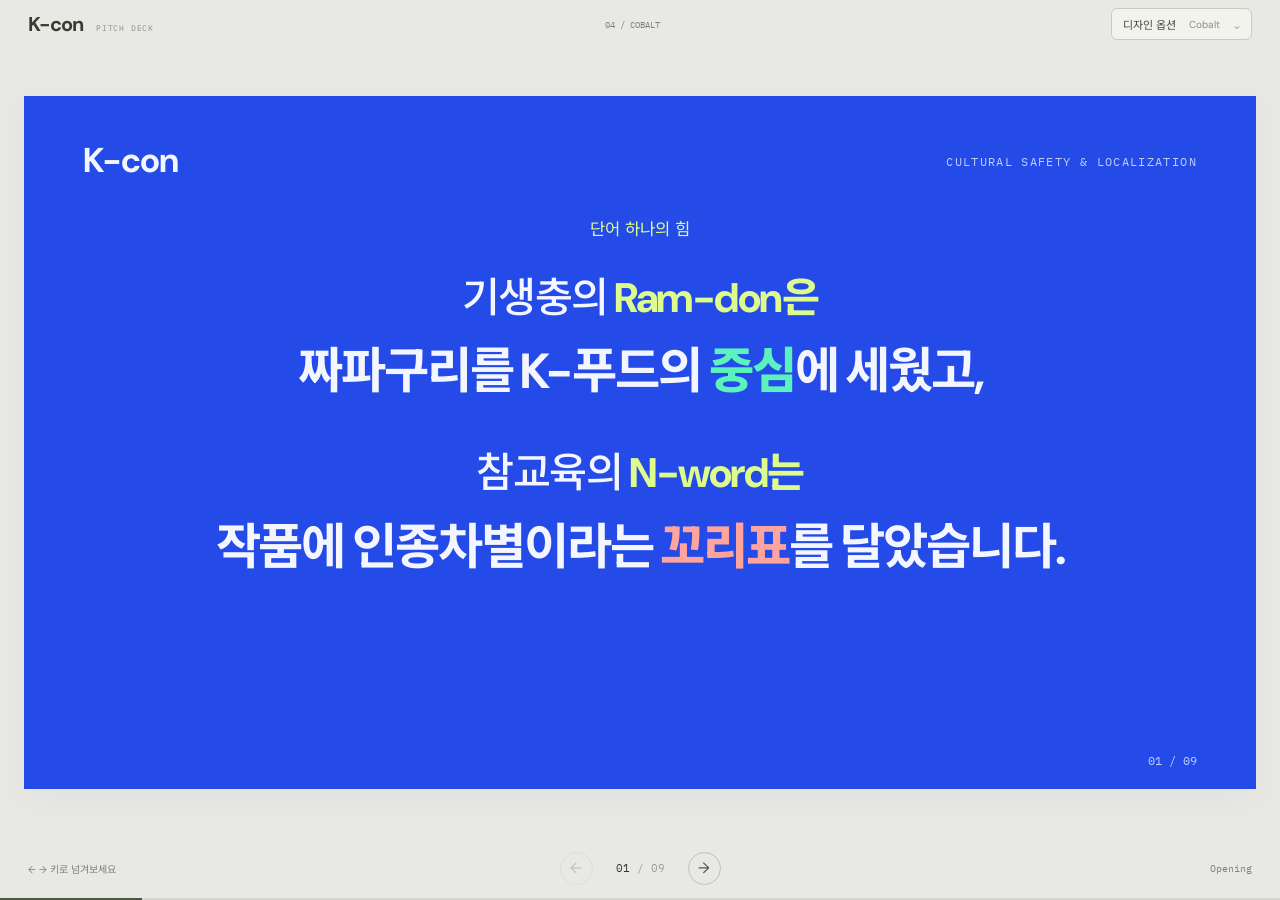
<file: concept-04.html>
<!doctype html><html lang="ko"><head><meta charset="utf-8"><meta name="viewport" content="width=device-width, initial-scale=1"><meta name="description" content="K-con Cobalt — 문화적 디테일이 바꾸는 K-콘텐츠의 글로벌 진출. 9장 HTML 피치덱."><title>K-con — Cobalt / Pitch Deck 04</title><link rel="stylesheet" href="styles.css?v=20261013-cobalt-1"><link rel="stylesheet" href="cobalt.css?v=20261013-visual-2"><script src="app.js?v=20261013-cobalt-1" defer></script></head><body class="deck-page theme-cobalt cobalt-v2"><header class="deck-header"><a href="index.html" class="deck-home" aria-label="K-con 코발트 첫 화면">K-con<span>PITCH DECK</span></a><span class="active-design-label">04 / COBALT</span><details class="design-picker" id="design-picker"><summary id="design-toggle">디자인 옵션 <span>Cobalt</span><span class="picker-chevron" aria-hidden="true">⌄</span></summary><div class="design-menu"><div class="design-menu-heading"><strong>다른 디자인으로 보기</strong><p>현재 슬라이드를 유지하며 디자인을 바꿉니다.</p></div><nav class="design-options" aria-label="피치덱 디자인 선택"><a class="design-option" data-design-link href="concept-01.html" ><span class="design-swatch" style="--swatch-bg:#121510;--swatch-accent:#d6ef65" aria-hidden="true"></span><span>Noir</span><small>01</small></a><a class="design-option" data-design-link href="concept-02.html" ><span class="design-swatch" style="--swatch-bg:#f5f4ef;--swatch-accent:#e13728" aria-hidden="true"></span><span>Swiss</span><small>02</small></a><a class="design-option" data-design-link href="concept-03.html" ><span class="design-swatch" style="--swatch-bg:#eee9dc;--swatch-accent:#6b7659" aria-hidden="true"></span><span>Editorial</span><small>03</small></a><a class="design-option is-current" data-design-link href="index.html" aria-current="page"><span class="design-swatch" style="--swatch-bg:#244be8;--swatch-accent:#defb8e" aria-hidden="true"></span><span>Cobalt</span><small>기본</small><span class="design-check" aria-hidden="true">✓</span></a><a class="design-option" data-design-link href="concept-05.html" ><span class="design-swatch" style="--swatch-bg:#171512;--swatch-accent:#c8aa76" aria-hidden="true"></span><span>Cinema</span><small>05</small></a><a class="design-option" data-design-link href="concept-06.html" ><span class="design-swatch" style="--swatch-bg:#e3ed68;--swatch-accent:#171c12" aria-hidden="true"></span><span>Acid</span><small>06</small></a><a class="design-option" data-design-link href="concept-07.html" ><span class="design-swatch" style="--swatch-bg:#122b40;--swatch-accent:#83d6e2" aria-hidden="true"></span><span>Blueprint</span><small>07</small></a><a class="design-option" data-design-link href="concept-08.html" ><span class="design-swatch" style="--swatch-bg:#b9492e;--swatch-accent:#f9efdc" aria-hidden="true"></span><span>Terracotta</span><small>08</small></a><a class="design-option" data-design-link href="concept-09.html" ><span class="design-swatch" style="--swatch-bg:#e8dff2;--swatch-accent:#68389a" aria-hidden="true"></span><span>Lilac</span><small>09</small></a><a class="design-option" data-design-link href="concept-10.html" ><span class="design-swatch" style="--swatch-bg:#f6efe0;--swatch-accent:#c83225" aria-hidden="true"></span><span>Redline</span><small>10</small></a></nav><a class="all-designs-link" href="designs.html">10개 표지 한눈에 비교 ↗</a></div></details></header><main class="deck-stage"><div class="canvas"><section class="slide opening active" data-title="Opening" aria-label="1 / 9 · Opening"><div class="slide-brand">K-con<span>CULTURAL SAFETY & LOCALIZATION</span></div><div class="opening-kicker">단어 하나의 힘</div><div class="cover-title"><div class="claim claim-good"><span class="claim-subject">기생충의</span><strong class="claim-detail">Ram-don은</strong><span class="claim-outcome">짜파구리를 K-푸드의 <span class="highlight-good">중심</span>에 세웠고,</span></div><div class="claim claim-risk"><span class="claim-subject">참교육의</span><strong class="claim-detail">N-word는</strong><span class="claim-outcome">작품에 인종차별이라는 <span class="highlight-risk">꼬리표</span>를 달았습니다.</span></div></div><span class="slide-folio">01 / 09</span></section><section class="slide question" data-title="Cultural context" aria-label="2 / 9 · Cultural context" inert aria-hidden="true"><div class="slide-label">CULTURAL CONTEXT</div><div class="question-content"><h1>이야기의 힘은 같아도, <br>그 이야기를 읽는 <em>문화는 다릅니다.</em></h1></div><span class="slide-folio">02 / 09</span></section><section class="slide comparison" data-title="Parasite & Get Schooled" aria-label="3 / 9 · 기생충과 참교육 비교" inert aria-hidden="true"><div class="slide-label">THE CULTURAL DETAIL</div><h1>차이는, <em>작품이 공개될 문화권에 얼마나 녹아들었는가.</em></h1><div class="case-columns"><article class="case-story"><span class="case-type">이해를 연결한 현지화</span><h2>기생충</h2><div class="case-key">짜파구리 <span>→</span> <em>Ram-don</em></div><p>낯선 음식 이름을 <br>ramen + udon으로 풀었습니다.</p><p>관객이 장면을 따라갈 수 있도록 <br><strong>익숙한 단어로 의미를 전달.</strong></p><a href="https://gangnam.com/magazine/people/parasite-subtitle-translator-comedies-are-a-fun-challenge/" target="_blank" rel="noopener noreferrer">출처: 달시 파켓 인터뷰 / KOCIS ↗</a></article><article class="case-story"><span class="case-type">차별 표현이 초래한 서비스 중단</span><h2>참교육 <small>Get Schooled</small></h2><div class="case-key">인종차별 논란 <span>→</span> <em>북미 중단</em></div><p>125화의 인종차별적 내용과 <br>흑인 비하 표현으로 비판이 확산.</p><p>2023년 9월 북미 서비스 중단. <br><strong>단순한 번역 오류를 넘는 문제.</strong></p><a href="https://v.daum.net/v/3iQNVHmBCU" target="_blank" rel="noopener noreferrer">출처: 경향신문 / 2023.09.16 ↗</a></article></div><p class="case-takeaway">단어가 통하는 것을 넘어, 다른 세계의 관객과도 <strong>같은 마음으로 통할 수 있도록.</strong></p><span class="slide-folio">03 / 09</span></section><section class="slide solution" data-title="Meet K-con" aria-label="4 / 9 · Meet K-con" inert aria-hidden="true"><div class="slide-label">MEET K-CON</div><div class="solution-head"><p>세계로 가기 전,</p><h1>K-con<span>.</span></h1></div><div class="solution-copy"><h2>문화적 리스크를 먼저 발견하고, <br>안전한 현지화를 돕는 AI 에이전트</h2><p>K-pop · 웹툰 · 드라마·영화를 국가별 맥락으로 검토. <br>창작 의도를 살리는 수정안을 제안합니다.</p></div><div class="scope-line"><span>문화적 차이</span><span>종교적 금기</span><span>역사적 갈등</span><span>혐오·차별 표현</span></div><span class="slide-folio">04 / 09</span></section><section class="slide visual-example example-text" data-title="가사" aria-label="5 / 9 · 가사 사용 예시" inert aria-hidden="true"><div class="slide-label">USE CASE 01 / 가사</div><h1>단어를 바꿔도, <br><em>그루브는 남게.</em></h1><div class="visual-layout"><figure><img src="assets/cobalt/lyrics.png" alt="레코딩 마이크와 가사 노트가 놓인 작업실" width="1536" height="1024" decoding="async"><figcaption>AI로 제작한 설명용 이미지 · 가상 적용 시나리오</figcaption></figure><div class="visual-copy"><div class="edit-pair"><div><span>검토 전</span><p>guilty pleasure</p></div><div><span>K-con 제안</span><p>hidden treasure</p></div></div><h2>중의적 표현의 맥락 확인</h2><p class="action-copy">타깃 연령과 가사 전체를 검토하고, <br>비슷한 끝소리의 대체 표현을 제안.</p><strong class="visual-payoff">운율과 창작 의도를 함께 고려</strong></div></div><span class="slide-folio">05 / 09</span></section><section class="slide visual-example example-image" data-title="웹툰" aria-label="6 / 9 · 웹툰 사용 예시" inert aria-hidden="true"><div class="slide-label">USE CASE 02 / 웹툰</div><h1>캐릭터는 선명하게. <br><em>편견은 덜어내게.</em></h1><div class="visual-layout"><figure><img src="assets/cobalt/webtoon.png" alt="동일한 캐릭터를 외모 중심 장면과 계약서를 찢는 행동 중심 장면으로 비교한 가상 웹툰" width="1536" height="1024" decoding="async"><figcaption>AI로 제작한 설명용 이미지 · 가상 적용 시나리오</figcaption></figure><div class="visual-copy"><div class="edit-pair"><div><span>검토 전</span><p>외형에 기대는 설정</p></div><div><span>K-con 제안</span><p>행동으로 드러내는 악역</p></div></div><h2>고정관념에 기대는 묘사 검토</h2><p class="action-copy">문제가 될 수 있는 컷을 짚고, <br>표정·행동 중심의 연출을 제안.</p><strong class="visual-payoff">서사의 역할을 유지하는 수정</strong></div></div><span class="slide-folio">06 / 09</span></section><section class="slide visual-example example-audio" data-title="오디오" aria-label="7 / 9 · 오디오 사용 예시" inert aria-hidden="true"><div class="slide-label">USE CASE 03 / 오디오</div><h1>비트는 그대로. <br><em>샘플의 맥락은 새롭게.</em></h1><div class="visual-layout"><figure><img src="assets/cobalt/audio.png" alt="음악 편집 화면에서 강조된 보컬 구간과 같은 길이의 대체 오디오 트랙" width="1536" height="1024" decoding="async"><figcaption>AI로 제작한 설명용 이미지 · 가상 적용 시나리오</figcaption></figure><div class="visual-copy"><div class="edit-pair"><div><span>검토 전</span><p>출처 모를 보컬 샘플</p></div><div><span>K-con 제안</span><p>맥락을 확인한 대체 소스</p></div></div><h2>종교적 낭송 여부와 출처 확인</h2><p class="action-copy">검토할 구간을 표시하고, <br>BPM·분위기를 살린 대체 소스 제안.</p><strong class="visual-payoff">음악의 에너지를 지키는 현지화</strong></div></div><span class="slide-folio">07 / 09</span></section><section class="slide visual-example example-video" data-title="영상" aria-label="8 / 9 · 영상 사용 예시" inert aria-hidden="true"><div class="slide-label">USE CASE 04 / 영상</div><h1>한 장면의 몰입이, <br><em>한 소품으로 깨지지 않게.</em></h1><div class="visual-layout"><figure><img src="assets/cobalt/video.png" alt="동일한 가상 세트에서 바닥의 책 소품을 일반 천 소품으로 교체한 두 프레임" width="1536" height="1024" decoding="async"><figcaption>AI로 제작한 설명용 이미지 · 가상 적용 시나리오</figcaption></figure><div class="visual-copy"><div class="edit-pair"><div><span>검토 전</span><p>성물로 오인될 소품</p></div><div><span>K-con 제안</span><p>세계관에 맞는 일반 소품</p></div></div><h2>소품의 정체와 배치 맥락 검토</h2><p class="action-copy">문제 프레임과 타임코드를 짚고, <br>소품 교체·구도 수정을 제안.</p><strong class="visual-payoff">공개 전에 수정할 수 있도록</strong></div></div><span class="slide-folio">08 / 09</span></section><section class="slide closing" data-title="Ready for the world" aria-label="9 / 9 · Ready for the world" inert aria-hidden="true"><div class="slide-label">READY FOR THE WORLD</div><div class="closing-content"><h1>더 많은 세계에, <br><em>의도한 그대로.</em></h1><div class="closing-brand">K-Con<span>Cultural Safety & Localization AI Agent</span></div></div><span class="slide-folio">09 / 09</span></section></div></main><nav class="deck-controls" aria-label="슬라이드 이동"><span class="keyboard-hint">← → 키로 넘겨보세요</span><div class="pagination"><button id="previous" aria-label="이전 슬라이드">←</button><span id="slide-count" aria-live="polite">01 <i>/ 09</i></span><button id="next" aria-label="다음 슬라이드">→</button></div><span class="current-title" id="current-title">Opening</span></nav><div class="deck-progress"><span id="deck-progress"></span></div></body></html>
</file>
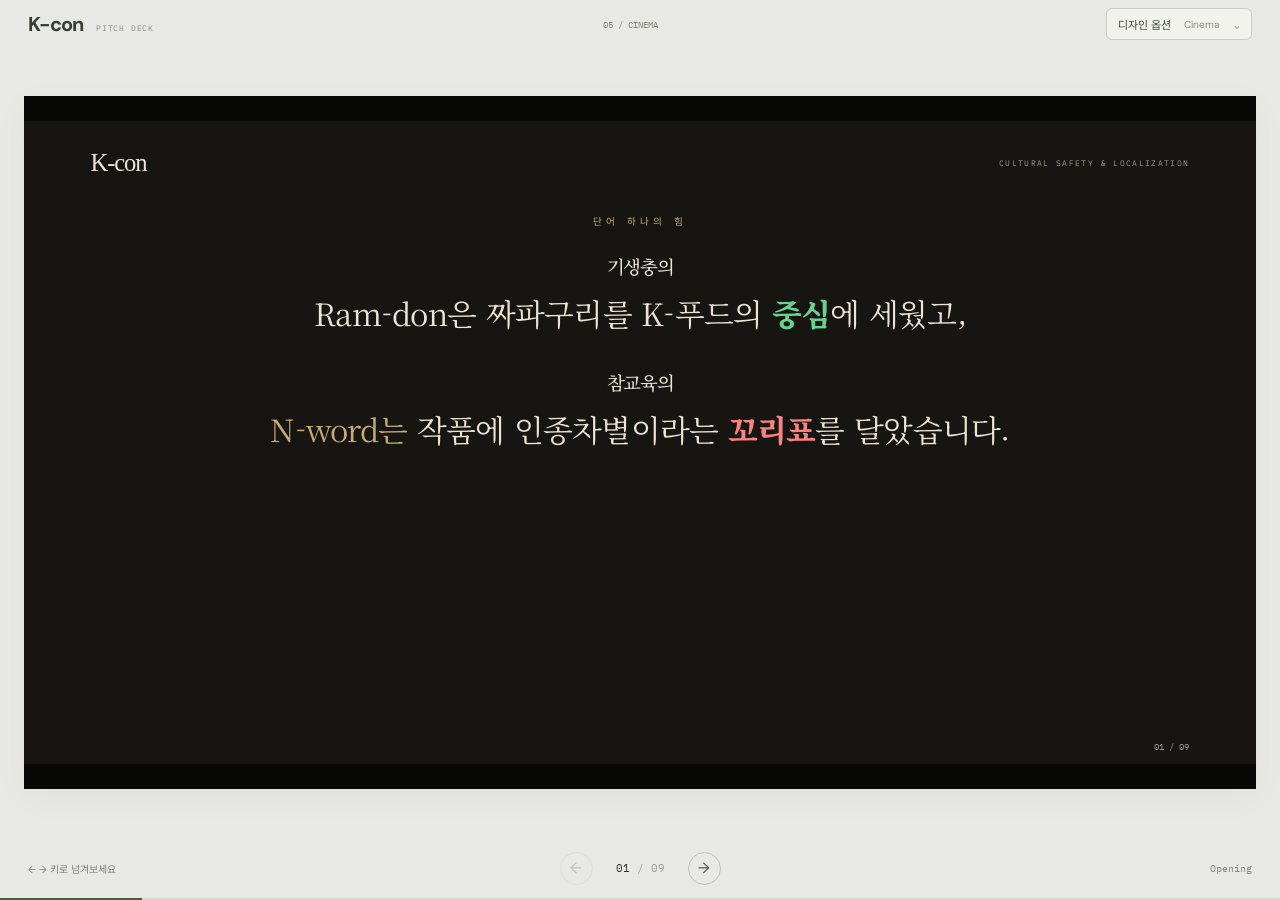
<file: concept-05.html>
<!doctype html><html lang="ko"><head><meta charset="utf-8"><meta name="viewport" content="width=device-width, initial-scale=1"><meta name="description" content="K-con Cinema — 문화적 디테일이 바꾸는 K-콘텐츠의 글로벌 진출. 9장 HTML 피치덱."><title>K-con — Cinema / Pitch Deck 05</title><link rel="stylesheet" href="styles.css?v=20261013-cobalt-1"><script src="app.js?v=20261013-cobalt-1" defer></script></head><body class="deck-page theme-cinema"><header class="deck-header"><a href="index.html" class="deck-home" aria-label="K-con 코발트 첫 화면">K-con<span>PITCH DECK</span></a><span class="active-design-label">05 / CINEMA</span><details class="design-picker" id="design-picker"><summary id="design-toggle">디자인 옵션 <span>Cinema</span><span class="picker-chevron" aria-hidden="true">⌄</span></summary><div class="design-menu"><div class="design-menu-heading"><strong>다른 디자인으로 보기</strong><p>현재 슬라이드를 유지하며 디자인을 바꿉니다.</p></div><nav class="design-options" aria-label="피치덱 디자인 선택"><a class="design-option" data-design-link href="concept-01.html" ><span class="design-swatch" style="--swatch-bg:#121510;--swatch-accent:#d6ef65" aria-hidden="true"></span><span>Noir</span><small>01</small></a><a class="design-option" data-design-link href="concept-02.html" ><span class="design-swatch" style="--swatch-bg:#f5f4ef;--swatch-accent:#e13728" aria-hidden="true"></span><span>Swiss</span><small>02</small></a><a class="design-option" data-design-link href="concept-03.html" ><span class="design-swatch" style="--swatch-bg:#eee9dc;--swatch-accent:#6b7659" aria-hidden="true"></span><span>Editorial</span><small>03</small></a><a class="design-option" data-design-link href="index.html" ><span class="design-swatch" style="--swatch-bg:#244be8;--swatch-accent:#defb8e" aria-hidden="true"></span><span>Cobalt</span><small>기본</small></a><a class="design-option is-current" data-design-link href="concept-05.html" aria-current="page"><span class="design-swatch" style="--swatch-bg:#171512;--swatch-accent:#c8aa76" aria-hidden="true"></span><span>Cinema</span><small>05</small><span class="design-check" aria-hidden="true">✓</span></a><a class="design-option" data-design-link href="concept-06.html" ><span class="design-swatch" style="--swatch-bg:#e3ed68;--swatch-accent:#171c12" aria-hidden="true"></span><span>Acid</span><small>06</small></a><a class="design-option" data-design-link href="concept-07.html" ><span class="design-swatch" style="--swatch-bg:#122b40;--swatch-accent:#83d6e2" aria-hidden="true"></span><span>Blueprint</span><small>07</small></a><a class="design-option" data-design-link href="concept-08.html" ><span class="design-swatch" style="--swatch-bg:#b9492e;--swatch-accent:#f9efdc" aria-hidden="true"></span><span>Terracotta</span><small>08</small></a><a class="design-option" data-design-link href="concept-09.html" ><span class="design-swatch" style="--swatch-bg:#e8dff2;--swatch-accent:#68389a" aria-hidden="true"></span><span>Lilac</span><small>09</small></a><a class="design-option" data-design-link href="concept-10.html" ><span class="design-swatch" style="--swatch-bg:#f6efe0;--swatch-accent:#c83225" aria-hidden="true"></span><span>Redline</span><small>10</small></a></nav><a class="all-designs-link" href="designs.html">10개 표지 한눈에 비교 ↗</a></div></details></header><main class="deck-stage"><div class="canvas"><section class="slide opening active" data-title="Opening" aria-label="1 / 9 · Opening"><div class="slide-brand">K-con<span>CULTURAL SAFETY & LOCALIZATION</span></div><div class="opening-kicker">단어 하나의 힘</div><div class="cover-title"><div class="claim claim-good"><span class="claim-subject">기생충의</span><strong class="claim-detail">Ram-don은</strong><span class="claim-outcome">짜파구리를 K-푸드의 <span class="highlight-good">중심</span>에 세웠고,</span></div><div class="claim claim-risk"><span class="claim-subject">참교육의</span><strong class="claim-detail">N-word는</strong><span class="claim-outcome">작품에 인종차별이라는 <span class="highlight-risk">꼬리표</span>를 달았습니다.</span></div></div><span class="slide-folio">01 / 09</span></section><section class="slide question" data-title="Cultural context" aria-label="2 / 9 · Cultural context" inert aria-hidden="true"><div class="slide-label">CULTURAL CONTEXT</div><div class="question-content"><h1>이야기의 힘은 같아도, <br>그 이야기를 읽는 <em>문화는 다릅니다.</em></h1></div><span class="slide-folio">02 / 09</span></section><section class="slide detail" data-title="The insight" aria-label="3 / 9 · The insight" inert aria-hidden="true"><div class="slide-label">THE INSIGHT</div><h1>차이는 작은<br><em>문화적 디테일</em>에<br>있습니다.</h1><div class="detail-list"><div><span>01</span><strong>한 단어</strong><p>익숙한 표현이<br>다른 나라에서는 성적 은어로.</p></div><div><span>02</span><strong>한 컷</strong><p>과장된 묘사가<br>누군가에게는 차별의 이미지로.</p></div><div><span>03</span><strong>한 소절</strong><p>매력적인 샘플이<br>누군가에게는 신성한 기도문으로.</p></div><div><span>04</span><strong>한 소품</strong><p>배경의 작은 장식이<br>누군가에게는 역사적 상처로.</p></div></div><span class="slide-folio">03 / 09</span></section><section class="slide solution" data-title="Meet K-con" aria-label="4 / 9 · Meet K-con" inert aria-hidden="true"><div class="slide-label">MEET K-CON</div><div class="solution-head"><p>세계로 가기 전,</p><h1>K-con<span>.</span></h1></div><div class="solution-copy"><h2>K-콘텐츠의 문화적 리스크를 사전에 탐지하고,<br>안전한 현지화를 돕는 AI 에이전트</h2><p>K-pop, 웹툰, 드라마·영화 속 표현을 국가별 맥락으로 검토합니다.<br>창작 의도는 살리면서, 오해를 줄이는 수정안을 제안합니다.</p></div><div class="scope-line"><span>문화적 차이</span><span>종교적 금기</span><span>역사적 갈등</span><span>혐오·차별 표현</span></div><span class="slide-folio">04 / 09</span></section><section class="slide example example-text" data-title="Lyrics" aria-label="5 / 9 · Lyrics" inert aria-hidden="true"><div class="slide-label">USE CASE 01 / K-POP LYRICS</div><h1>단어를 바꿔도,<br><em>그루브는 남게.</em></h1><div class="example-layout"><div class="example-main"><div class="before-after"><div class="before"><span class="example-label">ORIGINAL</span><blockquote>“You are my<br><mark>guilty pleasure.</mark>”</blockquote></div><div class="after"><span class="example-label">LOCALIZED</span><blockquote>“You are my<br><em>hidden treasure.</em>”</blockquote></div></div></div><div class="example-explanation"><div><span>발견</span><p>‘guilty pleasure’의 중의적 의미와<br>타깃 연령·지역의 수용 맥락을 검토.</p></div><div><span>K-con의 제안</span><p>‘pleasure / treasure’의 끝소리를 살려<br>다른 뉘앙스의 표현을 제안.</p></div><strong>메시지의 강도와 운율을 함께 고려</strong></div></div><span class="slide-folio">05 / 09</span></section><section class="slide example example-image" data-title="Webtoon" aria-label="6 / 9 · Webtoon" inert aria-hidden="true"><div class="slide-label">USE CASE 02 / WEBTOON</div><h1>캐릭터는 선명하게.<br><em>편견은 덜어내게.</em></h1><div class="example-layout"><div class="example-main"><div class="before-after"><div class="before"><span class="example-label">ORIGINAL / 캐릭터 연출</span><blockquote>“외모로<br><mark>악역을 설명한다.</mark>”</blockquote></div><div class="after"><span class="example-label">LOCALIZED / 수정 방향</span><blockquote>“행동으로<br><em>악역을 설명한다.</em>”</blockquote></div></div></div><div class="example-explanation"><div><span>발견</span><p>특정 인종의 신체 특징을 과장해<br>위협적 인물로 묘사한 컷을 검토.</p></div><div><span>K-con의 제안</span><p>문제가 될 수 있는 영역을 짚고,<br>표정·행동 중심의 연출 대안을 제안.</p></div><strong>서사의 역할을 유지하는 시각적 현지화</strong></div></div><span class="slide-folio">06 / 09</span></section><section class="slide example example-audio" data-title="Audio" aria-label="7 / 9 · Audio" inert aria-hidden="true"><div class="slide-label">USE CASE 03 / AUDIO SAMPLING</div><h1>비트는 그대로.<br><em>샘플의 맥락은 새롭게.</em></h1><div class="example-layout"><div class="example-main"><div class="before-after"><div class="before"><span class="example-label">ORIGINAL / 00:12–00:18</span><blockquote>“출처 모를<br><mark>보컬 샘플.</mark>”</blockquote></div><div class="after"><span class="example-label">LOCALIZED / 대체 방향</span><blockquote>“같은 에너지의<br><em>새로운 보컬.</em>”</blockquote></div></div></div><div class="example-explanation"><div><span>발견</span><p>비트에 섞인 보컬이 종교적 낭송인지<br>언어·출처·사용 맥락을 확인.</p></div><div><span>K-con의 제안</span><p>검토 구간을 표시하고, BPM과 분위기를<br>유지하는 비종교적 대체 소스를 제안.</p></div><strong>음악적 의도와 문화적 맥락을 함께 보호</strong></div></div><span class="slide-folio">07 / 09</span></section><section class="slide example example-video" data-title="Video" aria-label="8 / 9 · Video" inert aria-hidden="true"><div class="slide-label">USE CASE 04 / MUSIC VIDEO & DRAMA</div><h1>한 장면의 몰입이,<br><em>한 소품으로 깨지지 않게.</em></h1><div class="example-layout"><div class="example-main"><div class="before-after"><div class="before"><span class="example-label">ORIGINAL / SCENE 04</span><blockquote>“바닥에 놓인<br><mark>종교적 성물.</mark>”</blockquote></div><div class="after"><span class="example-label">LOCALIZED / 수정 방향</span><blockquote>“세계관에 맞는<br><em>일반 소품.</em>”</blockquote></div></div></div><div class="example-explanation"><div><span>발견</span><p>장면 속 성물의 위치와 인물의 동선이<br>모욕으로 읽힐 가능성을 검토.</p></div><div><span>K-con의 제안</span><p>프레임·타임코드와 함께 확인 지점을 짚고,<br>소품 교체 또는 구도 수정을 제안.</p></div><strong>공개 전 수정할 수 있도록, 장면 단위로</strong></div></div><span class="slide-folio">08 / 09</span></section><section class="slide closing" data-title="Ready for the world" aria-label="9 / 9 · Ready for the world" inert aria-hidden="true"><div class="slide-label">READY FOR THE WORLD</div><div class="closing-content"><h1>더 많은 세계에, <br><em>의도한 그대로.</em></h1><div class="closing-brand">K-Con<span>Cultural Safety & Localization AI Agent</span></div></div><span class="slide-folio">09 / 09</span></section></div></main><nav class="deck-controls" aria-label="슬라이드 이동"><span class="keyboard-hint">← → 키로 넘겨보세요</span><div class="pagination"><button id="previous" aria-label="이전 슬라이드">←</button><span id="slide-count" aria-live="polite">01 <i>/ 09</i></span><button id="next" aria-label="다음 슬라이드">→</button></div><span class="current-title" id="current-title">Opening</span></nav><div class="deck-progress"><span id="deck-progress"></span></div></body></html>
</file>
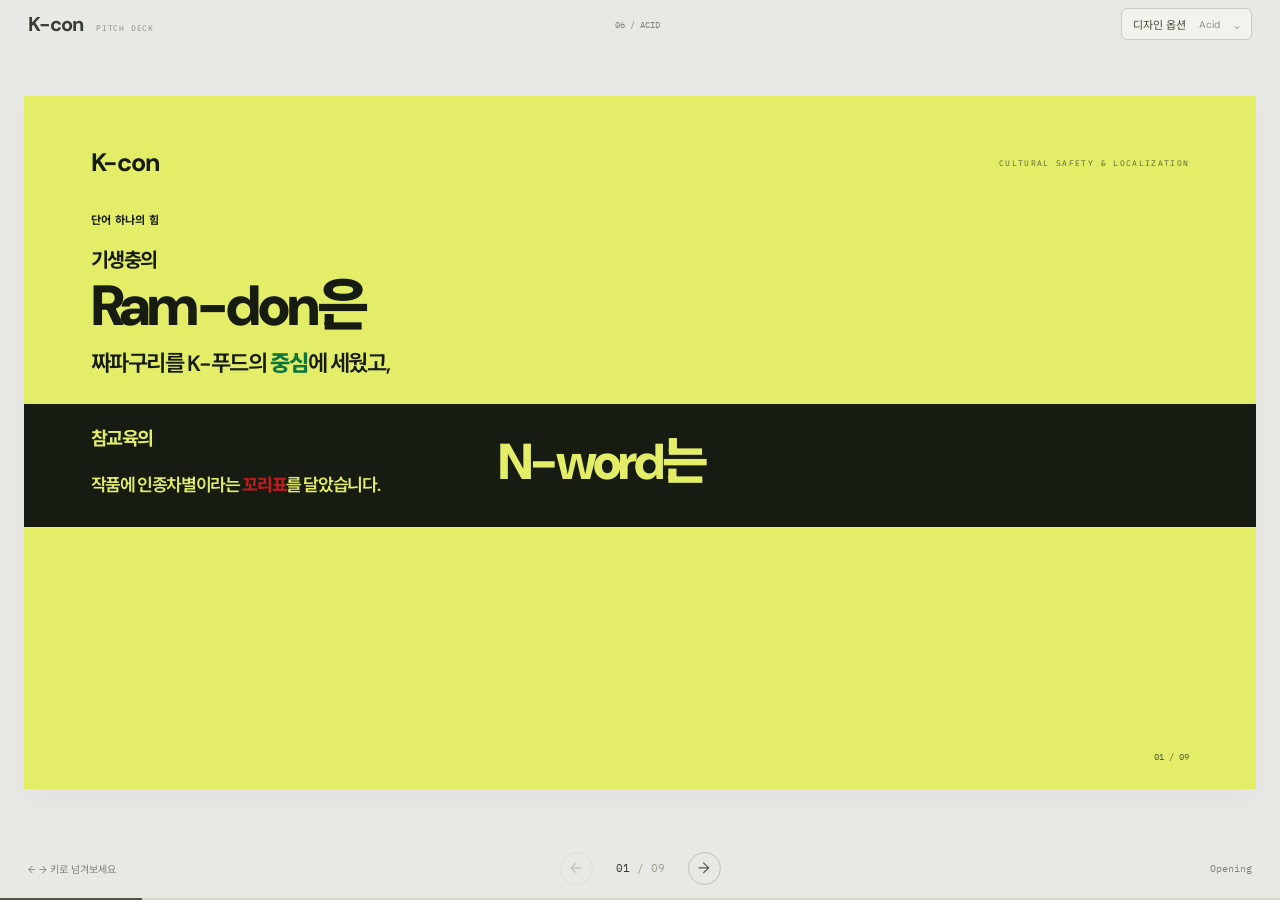
<file: concept-06.html>
<!doctype html><html lang="ko"><head><meta charset="utf-8"><meta name="viewport" content="width=device-width, initial-scale=1"><meta name="description" content="K-con Acid — 문화적 디테일이 바꾸는 K-콘텐츠의 글로벌 진출. 9장 HTML 피치덱."><title>K-con — Acid / Pitch Deck 06</title><link rel="stylesheet" href="styles.css?v=20261013-cobalt-1"><script src="app.js?v=20261013-cobalt-1" defer></script></head><body class="deck-page theme-acid"><header class="deck-header"><a href="index.html" class="deck-home" aria-label="K-con 코발트 첫 화면">K-con<span>PITCH DECK</span></a><span class="active-design-label">06 / ACID</span><details class="design-picker" id="design-picker"><summary id="design-toggle">디자인 옵션 <span>Acid</span><span class="picker-chevron" aria-hidden="true">⌄</span></summary><div class="design-menu"><div class="design-menu-heading"><strong>다른 디자인으로 보기</strong><p>현재 슬라이드를 유지하며 디자인을 바꿉니다.</p></div><nav class="design-options" aria-label="피치덱 디자인 선택"><a class="design-option" data-design-link href="concept-01.html" ><span class="design-swatch" style="--swatch-bg:#121510;--swatch-accent:#d6ef65" aria-hidden="true"></span><span>Noir</span><small>01</small></a><a class="design-option" data-design-link href="concept-02.html" ><span class="design-swatch" style="--swatch-bg:#f5f4ef;--swatch-accent:#e13728" aria-hidden="true"></span><span>Swiss</span><small>02</small></a><a class="design-option" data-design-link href="concept-03.html" ><span class="design-swatch" style="--swatch-bg:#eee9dc;--swatch-accent:#6b7659" aria-hidden="true"></span><span>Editorial</span><small>03</small></a><a class="design-option" data-design-link href="index.html" ><span class="design-swatch" style="--swatch-bg:#244be8;--swatch-accent:#defb8e" aria-hidden="true"></span><span>Cobalt</span><small>기본</small></a><a class="design-option" data-design-link href="concept-05.html" ><span class="design-swatch" style="--swatch-bg:#171512;--swatch-accent:#c8aa76" aria-hidden="true"></span><span>Cinema</span><small>05</small></a><a class="design-option is-current" data-design-link href="concept-06.html" aria-current="page"><span class="design-swatch" style="--swatch-bg:#e3ed68;--swatch-accent:#171c12" aria-hidden="true"></span><span>Acid</span><small>06</small><span class="design-check" aria-hidden="true">✓</span></a><a class="design-option" data-design-link href="concept-07.html" ><span class="design-swatch" style="--swatch-bg:#122b40;--swatch-accent:#83d6e2" aria-hidden="true"></span><span>Blueprint</span><small>07</small></a><a class="design-option" data-design-link href="concept-08.html" ><span class="design-swatch" style="--swatch-bg:#b9492e;--swatch-accent:#f9efdc" aria-hidden="true"></span><span>Terracotta</span><small>08</small></a><a class="design-option" data-design-link href="concept-09.html" ><span class="design-swatch" style="--swatch-bg:#e8dff2;--swatch-accent:#68389a" aria-hidden="true"></span><span>Lilac</span><small>09</small></a><a class="design-option" data-design-link href="concept-10.html" ><span class="design-swatch" style="--swatch-bg:#f6efe0;--swatch-accent:#c83225" aria-hidden="true"></span><span>Redline</span><small>10</small></a></nav><a class="all-designs-link" href="designs.html">10개 표지 한눈에 비교 ↗</a></div></details></header><main class="deck-stage"><div class="canvas"><section class="slide opening active" data-title="Opening" aria-label="1 / 9 · Opening"><div class="slide-brand">K-con<span>CULTURAL SAFETY & LOCALIZATION</span></div><div class="opening-kicker">단어 하나의 힘</div><div class="cover-title"><div class="claim claim-good"><span class="claim-subject">기생충의</span><strong class="claim-detail">Ram-don은</strong><span class="claim-outcome">짜파구리를 K-푸드의 <span class="highlight-good">중심</span>에 세웠고,</span></div><div class="claim claim-risk"><span class="claim-subject">참교육의</span><strong class="claim-detail">N-word는</strong><span class="claim-outcome">작품에 인종차별이라는 <span class="highlight-risk">꼬리표</span>를 달았습니다.</span></div></div><span class="slide-folio">01 / 09</span></section><section class="slide question" data-title="Cultural context" aria-label="2 / 9 · Cultural context" inert aria-hidden="true"><div class="slide-label">CULTURAL CONTEXT</div><div class="question-content"><h1>이야기의 힘은 같아도, <br>그 이야기를 읽는 <em>문화는 다릅니다.</em></h1></div><span class="slide-folio">02 / 09</span></section><section class="slide detail" data-title="The insight" aria-label="3 / 9 · The insight" inert aria-hidden="true"><div class="slide-label">THE INSIGHT</div><h1>차이는 작은<br><em>문화적 디테일</em>에<br>있습니다.</h1><div class="detail-list"><div><span>01</span><strong>한 단어</strong><p>익숙한 표현이<br>다른 나라에서는 성적 은어로.</p></div><div><span>02</span><strong>한 컷</strong><p>과장된 묘사가<br>누군가에게는 차별의 이미지로.</p></div><div><span>03</span><strong>한 소절</strong><p>매력적인 샘플이<br>누군가에게는 신성한 기도문으로.</p></div><div><span>04</span><strong>한 소품</strong><p>배경의 작은 장식이<br>누군가에게는 역사적 상처로.</p></div></div><span class="slide-folio">03 / 09</span></section><section class="slide solution" data-title="Meet K-con" aria-label="4 / 9 · Meet K-con" inert aria-hidden="true"><div class="slide-label">MEET K-CON</div><div class="solution-head"><p>세계로 가기 전,</p><h1>K-con<span>.</span></h1></div><div class="solution-copy"><h2>K-콘텐츠의 문화적 리스크를 사전에 탐지하고,<br>안전한 현지화를 돕는 AI 에이전트</h2><p>K-pop, 웹툰, 드라마·영화 속 표현을 국가별 맥락으로 검토합니다.<br>창작 의도는 살리면서, 오해를 줄이는 수정안을 제안합니다.</p></div><div class="scope-line"><span>문화적 차이</span><span>종교적 금기</span><span>역사적 갈등</span><span>혐오·차별 표현</span></div><span class="slide-folio">04 / 09</span></section><section class="slide example example-text" data-title="Lyrics" aria-label="5 / 9 · Lyrics" inert aria-hidden="true"><div class="slide-label">USE CASE 01 / K-POP LYRICS</div><h1>단어를 바꿔도,<br><em>그루브는 남게.</em></h1><div class="example-layout"><div class="example-main"><div class="before-after"><div class="before"><span class="example-label">ORIGINAL</span><blockquote>“You are my<br><mark>guilty pleasure.</mark>”</blockquote></div><div class="after"><span class="example-label">LOCALIZED</span><blockquote>“You are my<br><em>hidden treasure.</em>”</blockquote></div></div></div><div class="example-explanation"><div><span>발견</span><p>‘guilty pleasure’의 중의적 의미와<br>타깃 연령·지역의 수용 맥락을 검토.</p></div><div><span>K-con의 제안</span><p>‘pleasure / treasure’의 끝소리를 살려<br>다른 뉘앙스의 표현을 제안.</p></div><strong>메시지의 강도와 운율을 함께 고려</strong></div></div><span class="slide-folio">05 / 09</span></section><section class="slide example example-image" data-title="Webtoon" aria-label="6 / 9 · Webtoon" inert aria-hidden="true"><div class="slide-label">USE CASE 02 / WEBTOON</div><h1>캐릭터는 선명하게.<br><em>편견은 덜어내게.</em></h1><div class="example-layout"><div class="example-main"><div class="before-after"><div class="before"><span class="example-label">ORIGINAL / 캐릭터 연출</span><blockquote>“외모로<br><mark>악역을 설명한다.</mark>”</blockquote></div><div class="after"><span class="example-label">LOCALIZED / 수정 방향</span><blockquote>“행동으로<br><em>악역을 설명한다.</em>”</blockquote></div></div></div><div class="example-explanation"><div><span>발견</span><p>특정 인종의 신체 특징을 과장해<br>위협적 인물로 묘사한 컷을 검토.</p></div><div><span>K-con의 제안</span><p>문제가 될 수 있는 영역을 짚고,<br>표정·행동 중심의 연출 대안을 제안.</p></div><strong>서사의 역할을 유지하는 시각적 현지화</strong></div></div><span class="slide-folio">06 / 09</span></section><section class="slide example example-audio" data-title="Audio" aria-label="7 / 9 · Audio" inert aria-hidden="true"><div class="slide-label">USE CASE 03 / AUDIO SAMPLING</div><h1>비트는 그대로.<br><em>샘플의 맥락은 새롭게.</em></h1><div class="example-layout"><div class="example-main"><div class="before-after"><div class="before"><span class="example-label">ORIGINAL / 00:12–00:18</span><blockquote>“출처 모를<br><mark>보컬 샘플.</mark>”</blockquote></div><div class="after"><span class="example-label">LOCALIZED / 대체 방향</span><blockquote>“같은 에너지의<br><em>새로운 보컬.</em>”</blockquote></div></div></div><div class="example-explanation"><div><span>발견</span><p>비트에 섞인 보컬이 종교적 낭송인지<br>언어·출처·사용 맥락을 확인.</p></div><div><span>K-con의 제안</span><p>검토 구간을 표시하고, BPM과 분위기를<br>유지하는 비종교적 대체 소스를 제안.</p></div><strong>음악적 의도와 문화적 맥락을 함께 보호</strong></div></div><span class="slide-folio">07 / 09</span></section><section class="slide example example-video" data-title="Video" aria-label="8 / 9 · Video" inert aria-hidden="true"><div class="slide-label">USE CASE 04 / MUSIC VIDEO & DRAMA</div><h1>한 장면의 몰입이,<br><em>한 소품으로 깨지지 않게.</em></h1><div class="example-layout"><div class="example-main"><div class="before-after"><div class="before"><span class="example-label">ORIGINAL / SCENE 04</span><blockquote>“바닥에 놓인<br><mark>종교적 성물.</mark>”</blockquote></div><div class="after"><span class="example-label">LOCALIZED / 수정 방향</span><blockquote>“세계관에 맞는<br><em>일반 소품.</em>”</blockquote></div></div></div><div class="example-explanation"><div><span>발견</span><p>장면 속 성물의 위치와 인물의 동선이<br>모욕으로 읽힐 가능성을 검토.</p></div><div><span>K-con의 제안</span><p>프레임·타임코드와 함께 확인 지점을 짚고,<br>소품 교체 또는 구도 수정을 제안.</p></div><strong>공개 전 수정할 수 있도록, 장면 단위로</strong></div></div><span class="slide-folio">08 / 09</span></section><section class="slide closing" data-title="Ready for the world" aria-label="9 / 9 · Ready for the world" inert aria-hidden="true"><div class="slide-label">READY FOR THE WORLD</div><div class="closing-content"><h1>더 많은 세계에, <br><em>의도한 그대로.</em></h1><div class="closing-brand">K-Con<span>Cultural Safety & Localization AI Agent</span></div></div><span class="slide-folio">09 / 09</span></section></div></main><nav class="deck-controls" aria-label="슬라이드 이동"><span class="keyboard-hint">← → 키로 넘겨보세요</span><div class="pagination"><button id="previous" aria-label="이전 슬라이드">←</button><span id="slide-count" aria-live="polite">01 <i>/ 09</i></span><button id="next" aria-label="다음 슬라이드">→</button></div><span class="current-title" id="current-title">Opening</span></nav><div class="deck-progress"><span id="deck-progress"></span></div></body></html>
</file>
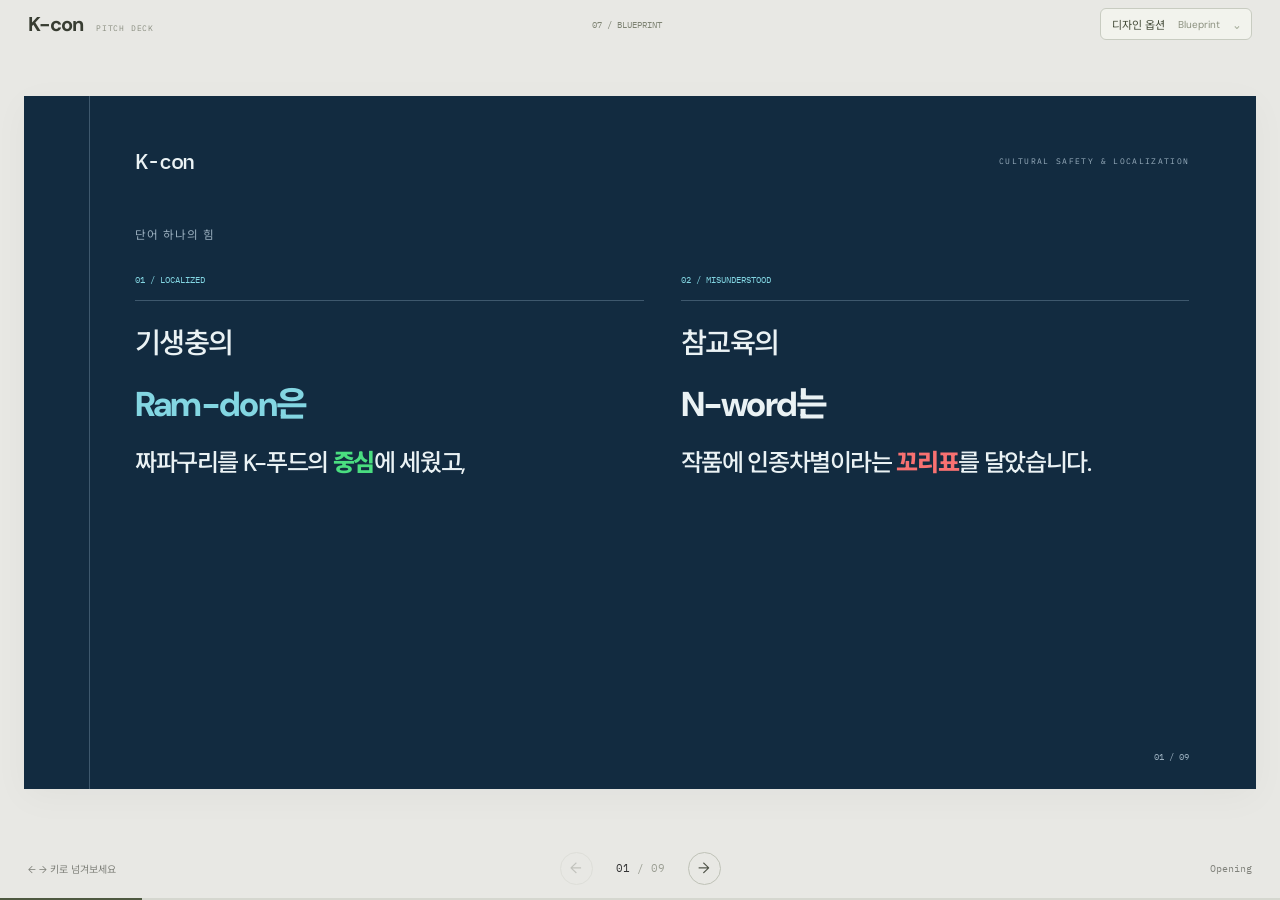
<file: concept-07.html>
<!doctype html><html lang="ko"><head><meta charset="utf-8"><meta name="viewport" content="width=device-width, initial-scale=1"><meta name="description" content="K-con Blueprint — 문화적 디테일이 바꾸는 K-콘텐츠의 글로벌 진출. 9장 HTML 피치덱."><title>K-con — Blueprint / Pitch Deck 07</title><link rel="stylesheet" href="styles.css?v=20261013-cobalt-1"><script src="app.js?v=20261013-cobalt-1" defer></script></head><body class="deck-page theme-blueprint"><header class="deck-header"><a href="index.html" class="deck-home" aria-label="K-con 코발트 첫 화면">K-con<span>PITCH DECK</span></a><span class="active-design-label">07 / BLUEPRINT</span><details class="design-picker" id="design-picker"><summary id="design-toggle">디자인 옵션 <span>Blueprint</span><span class="picker-chevron" aria-hidden="true">⌄</span></summary><div class="design-menu"><div class="design-menu-heading"><strong>다른 디자인으로 보기</strong><p>현재 슬라이드를 유지하며 디자인을 바꿉니다.</p></div><nav class="design-options" aria-label="피치덱 디자인 선택"><a class="design-option" data-design-link href="concept-01.html" ><span class="design-swatch" style="--swatch-bg:#121510;--swatch-accent:#d6ef65" aria-hidden="true"></span><span>Noir</span><small>01</small></a><a class="design-option" data-design-link href="concept-02.html" ><span class="design-swatch" style="--swatch-bg:#f5f4ef;--swatch-accent:#e13728" aria-hidden="true"></span><span>Swiss</span><small>02</small></a><a class="design-option" data-design-link href="concept-03.html" ><span class="design-swatch" style="--swatch-bg:#eee9dc;--swatch-accent:#6b7659" aria-hidden="true"></span><span>Editorial</span><small>03</small></a><a class="design-option" data-design-link href="index.html" ><span class="design-swatch" style="--swatch-bg:#244be8;--swatch-accent:#defb8e" aria-hidden="true"></span><span>Cobalt</span><small>기본</small></a><a class="design-option" data-design-link href="concept-05.html" ><span class="design-swatch" style="--swatch-bg:#171512;--swatch-accent:#c8aa76" aria-hidden="true"></span><span>Cinema</span><small>05</small></a><a class="design-option" data-design-link href="concept-06.html" ><span class="design-swatch" style="--swatch-bg:#e3ed68;--swatch-accent:#171c12" aria-hidden="true"></span><span>Acid</span><small>06</small></a><a class="design-option is-current" data-design-link href="concept-07.html" aria-current="page"><span class="design-swatch" style="--swatch-bg:#122b40;--swatch-accent:#83d6e2" aria-hidden="true"></span><span>Blueprint</span><small>07</small><span class="design-check" aria-hidden="true">✓</span></a><a class="design-option" data-design-link href="concept-08.html" ><span class="design-swatch" style="--swatch-bg:#b9492e;--swatch-accent:#f9efdc" aria-hidden="true"></span><span>Terracotta</span><small>08</small></a><a class="design-option" data-design-link href="concept-09.html" ><span class="design-swatch" style="--swatch-bg:#e8dff2;--swatch-accent:#68389a" aria-hidden="true"></span><span>Lilac</span><small>09</small></a><a class="design-option" data-design-link href="concept-10.html" ><span class="design-swatch" style="--swatch-bg:#f6efe0;--swatch-accent:#c83225" aria-hidden="true"></span><span>Redline</span><small>10</small></a></nav><a class="all-designs-link" href="designs.html">10개 표지 한눈에 비교 ↗</a></div></details></header><main class="deck-stage"><div class="canvas"><section class="slide opening active" data-title="Opening" aria-label="1 / 9 · Opening"><div class="slide-brand">K-con<span>CULTURAL SAFETY & LOCALIZATION</span></div><div class="opening-kicker">단어 하나의 힘</div><div class="cover-title"><div class="claim claim-good"><span class="claim-subject">기생충의</span><strong class="claim-detail">Ram-don은</strong><span class="claim-outcome">짜파구리를 K-푸드의 <span class="highlight-good">중심</span>에 세웠고,</span></div><div class="claim claim-risk"><span class="claim-subject">참교육의</span><strong class="claim-detail">N-word는</strong><span class="claim-outcome">작품에 인종차별이라는 <span class="highlight-risk">꼬리표</span>를 달았습니다.</span></div></div><span class="slide-folio">01 / 09</span></section><section class="slide question" data-title="Cultural context" aria-label="2 / 9 · Cultural context" inert aria-hidden="true"><div class="slide-label">CULTURAL CONTEXT</div><div class="question-content"><h1>이야기의 힘은 같아도, <br>그 이야기를 읽는 <em>문화는 다릅니다.</em></h1></div><span class="slide-folio">02 / 09</span></section><section class="slide detail" data-title="The insight" aria-label="3 / 9 · The insight" inert aria-hidden="true"><div class="slide-label">THE INSIGHT</div><h1>차이는 작은<br><em>문화적 디테일</em>에<br>있습니다.</h1><div class="detail-list"><div><span>01</span><strong>한 단어</strong><p>익숙한 표현이<br>다른 나라에서는 성적 은어로.</p></div><div><span>02</span><strong>한 컷</strong><p>과장된 묘사가<br>누군가에게는 차별의 이미지로.</p></div><div><span>03</span><strong>한 소절</strong><p>매력적인 샘플이<br>누군가에게는 신성한 기도문으로.</p></div><div><span>04</span><strong>한 소품</strong><p>배경의 작은 장식이<br>누군가에게는 역사적 상처로.</p></div></div><span class="slide-folio">03 / 09</span></section><section class="slide solution" data-title="Meet K-con" aria-label="4 / 9 · Meet K-con" inert aria-hidden="true"><div class="slide-label">MEET K-CON</div><div class="solution-head"><p>세계로 가기 전,</p><h1>K-con<span>.</span></h1></div><div class="solution-copy"><h2>K-콘텐츠의 문화적 리스크를 사전에 탐지하고,<br>안전한 현지화를 돕는 AI 에이전트</h2><p>K-pop, 웹툰, 드라마·영화 속 표현을 국가별 맥락으로 검토합니다.<br>창작 의도는 살리면서, 오해를 줄이는 수정안을 제안합니다.</p></div><div class="scope-line"><span>문화적 차이</span><span>종교적 금기</span><span>역사적 갈등</span><span>혐오·차별 표현</span></div><span class="slide-folio">04 / 09</span></section><section class="slide example example-text" data-title="Lyrics" aria-label="5 / 9 · Lyrics" inert aria-hidden="true"><div class="slide-label">USE CASE 01 / K-POP LYRICS</div><h1>단어를 바꿔도,<br><em>그루브는 남게.</em></h1><div class="example-layout"><div class="example-main"><div class="before-after"><div class="before"><span class="example-label">ORIGINAL</span><blockquote>“You are my<br><mark>guilty pleasure.</mark>”</blockquote></div><div class="after"><span class="example-label">LOCALIZED</span><blockquote>“You are my<br><em>hidden treasure.</em>”</blockquote></div></div></div><div class="example-explanation"><div><span>발견</span><p>‘guilty pleasure’의 중의적 의미와<br>타깃 연령·지역의 수용 맥락을 검토.</p></div><div><span>K-con의 제안</span><p>‘pleasure / treasure’의 끝소리를 살려<br>다른 뉘앙스의 표현을 제안.</p></div><strong>메시지의 강도와 운율을 함께 고려</strong></div></div><span class="slide-folio">05 / 09</span></section><section class="slide example example-image" data-title="Webtoon" aria-label="6 / 9 · Webtoon" inert aria-hidden="true"><div class="slide-label">USE CASE 02 / WEBTOON</div><h1>캐릭터는 선명하게.<br><em>편견은 덜어내게.</em></h1><div class="example-layout"><div class="example-main"><div class="before-after"><div class="before"><span class="example-label">ORIGINAL / 캐릭터 연출</span><blockquote>“외모로<br><mark>악역을 설명한다.</mark>”</blockquote></div><div class="after"><span class="example-label">LOCALIZED / 수정 방향</span><blockquote>“행동으로<br><em>악역을 설명한다.</em>”</blockquote></div></div></div><div class="example-explanation"><div><span>발견</span><p>특정 인종의 신체 특징을 과장해<br>위협적 인물로 묘사한 컷을 검토.</p></div><div><span>K-con의 제안</span><p>문제가 될 수 있는 영역을 짚고,<br>표정·행동 중심의 연출 대안을 제안.</p></div><strong>서사의 역할을 유지하는 시각적 현지화</strong></div></div><span class="slide-folio">06 / 09</span></section><section class="slide example example-audio" data-title="Audio" aria-label="7 / 9 · Audio" inert aria-hidden="true"><div class="slide-label">USE CASE 03 / AUDIO SAMPLING</div><h1>비트는 그대로.<br><em>샘플의 맥락은 새롭게.</em></h1><div class="example-layout"><div class="example-main"><div class="before-after"><div class="before"><span class="example-label">ORIGINAL / 00:12–00:18</span><blockquote>“출처 모를<br><mark>보컬 샘플.</mark>”</blockquote></div><div class="after"><span class="example-label">LOCALIZED / 대체 방향</span><blockquote>“같은 에너지의<br><em>새로운 보컬.</em>”</blockquote></div></div></div><div class="example-explanation"><div><span>발견</span><p>비트에 섞인 보컬이 종교적 낭송인지<br>언어·출처·사용 맥락을 확인.</p></div><div><span>K-con의 제안</span><p>검토 구간을 표시하고, BPM과 분위기를<br>유지하는 비종교적 대체 소스를 제안.</p></div><strong>음악적 의도와 문화적 맥락을 함께 보호</strong></div></div><span class="slide-folio">07 / 09</span></section><section class="slide example example-video" data-title="Video" aria-label="8 / 9 · Video" inert aria-hidden="true"><div class="slide-label">USE CASE 04 / MUSIC VIDEO & DRAMA</div><h1>한 장면의 몰입이,<br><em>한 소품으로 깨지지 않게.</em></h1><div class="example-layout"><div class="example-main"><div class="before-after"><div class="before"><span class="example-label">ORIGINAL / SCENE 04</span><blockquote>“바닥에 놓인<br><mark>종교적 성물.</mark>”</blockquote></div><div class="after"><span class="example-label">LOCALIZED / 수정 방향</span><blockquote>“세계관에 맞는<br><em>일반 소품.</em>”</blockquote></div></div></div><div class="example-explanation"><div><span>발견</span><p>장면 속 성물의 위치와 인물의 동선이<br>모욕으로 읽힐 가능성을 검토.</p></div><div><span>K-con의 제안</span><p>프레임·타임코드와 함께 확인 지점을 짚고,<br>소품 교체 또는 구도 수정을 제안.</p></div><strong>공개 전 수정할 수 있도록, 장면 단위로</strong></div></div><span class="slide-folio">08 / 09</span></section><section class="slide closing" data-title="Ready for the world" aria-label="9 / 9 · Ready for the world" inert aria-hidden="true"><div class="slide-label">READY FOR THE WORLD</div><div class="closing-content"><h1>더 많은 세계에, <br><em>의도한 그대로.</em></h1><div class="closing-brand">K-Con<span>Cultural Safety & Localization AI Agent</span></div></div><span class="slide-folio">09 / 09</span></section></div></main><nav class="deck-controls" aria-label="슬라이드 이동"><span class="keyboard-hint">← → 키로 넘겨보세요</span><div class="pagination"><button id="previous" aria-label="이전 슬라이드">←</button><span id="slide-count" aria-live="polite">01 <i>/ 09</i></span><button id="next" aria-label="다음 슬라이드">→</button></div><span class="current-title" id="current-title">Opening</span></nav><div class="deck-progress"><span id="deck-progress"></span></div></body></html>
</file>
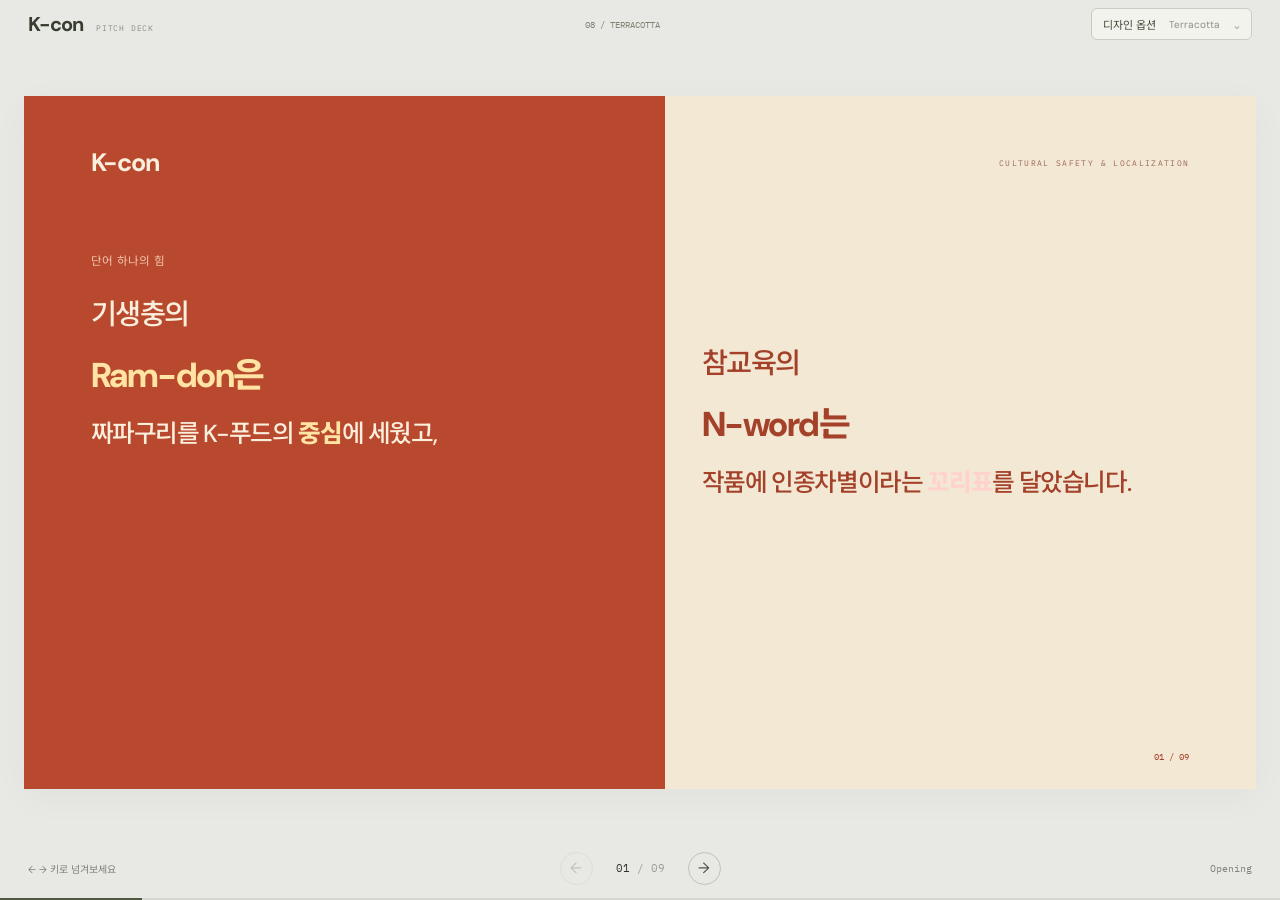
<file: concept-08.html>
<!doctype html><html lang="ko"><head><meta charset="utf-8"><meta name="viewport" content="width=device-width, initial-scale=1"><meta name="description" content="K-con Terracotta — 문화적 디테일이 바꾸는 K-콘텐츠의 글로벌 진출. 9장 HTML 피치덱."><title>K-con — Terracotta / Pitch Deck 08</title><link rel="stylesheet" href="styles.css?v=20261013-cobalt-1"><script src="app.js?v=20261013-cobalt-1" defer></script></head><body class="deck-page theme-terracotta"><header class="deck-header"><a href="index.html" class="deck-home" aria-label="K-con 코발트 첫 화면">K-con<span>PITCH DECK</span></a><span class="active-design-label">08 / TERRACOTTA</span><details class="design-picker" id="design-picker"><summary id="design-toggle">디자인 옵션 <span>Terracotta</span><span class="picker-chevron" aria-hidden="true">⌄</span></summary><div class="design-menu"><div class="design-menu-heading"><strong>다른 디자인으로 보기</strong><p>현재 슬라이드를 유지하며 디자인을 바꿉니다.</p></div><nav class="design-options" aria-label="피치덱 디자인 선택"><a class="design-option" data-design-link href="concept-01.html" ><span class="design-swatch" style="--swatch-bg:#121510;--swatch-accent:#d6ef65" aria-hidden="true"></span><span>Noir</span><small>01</small></a><a class="design-option" data-design-link href="concept-02.html" ><span class="design-swatch" style="--swatch-bg:#f5f4ef;--swatch-accent:#e13728" aria-hidden="true"></span><span>Swiss</span><small>02</small></a><a class="design-option" data-design-link href="concept-03.html" ><span class="design-swatch" style="--swatch-bg:#eee9dc;--swatch-accent:#6b7659" aria-hidden="true"></span><span>Editorial</span><small>03</small></a><a class="design-option" data-design-link href="index.html" ><span class="design-swatch" style="--swatch-bg:#244be8;--swatch-accent:#defb8e" aria-hidden="true"></span><span>Cobalt</span><small>기본</small></a><a class="design-option" data-design-link href="concept-05.html" ><span class="design-swatch" style="--swatch-bg:#171512;--swatch-accent:#c8aa76" aria-hidden="true"></span><span>Cinema</span><small>05</small></a><a class="design-option" data-design-link href="concept-06.html" ><span class="design-swatch" style="--swatch-bg:#e3ed68;--swatch-accent:#171c12" aria-hidden="true"></span><span>Acid</span><small>06</small></a><a class="design-option" data-design-link href="concept-07.html" ><span class="design-swatch" style="--swatch-bg:#122b40;--swatch-accent:#83d6e2" aria-hidden="true"></span><span>Blueprint</span><small>07</small></a><a class="design-option is-current" data-design-link href="concept-08.html" aria-current="page"><span class="design-swatch" style="--swatch-bg:#b9492e;--swatch-accent:#f9efdc" aria-hidden="true"></span><span>Terracotta</span><small>08</small><span class="design-check" aria-hidden="true">✓</span></a><a class="design-option" data-design-link href="concept-09.html" ><span class="design-swatch" style="--swatch-bg:#e8dff2;--swatch-accent:#68389a" aria-hidden="true"></span><span>Lilac</span><small>09</small></a><a class="design-option" data-design-link href="concept-10.html" ><span class="design-swatch" style="--swatch-bg:#f6efe0;--swatch-accent:#c83225" aria-hidden="true"></span><span>Redline</span><small>10</small></a></nav><a class="all-designs-link" href="designs.html">10개 표지 한눈에 비교 ↗</a></div></details></header><main class="deck-stage"><div class="canvas"><section class="slide opening active" data-title="Opening" aria-label="1 / 9 · Opening"><div class="slide-brand">K-con<span>CULTURAL SAFETY & LOCALIZATION</span></div><div class="opening-kicker">단어 하나의 힘</div><div class="cover-title"><div class="claim claim-good"><span class="claim-subject">기생충의</span><strong class="claim-detail">Ram-don은</strong><span class="claim-outcome">짜파구리를 K-푸드의 <span class="highlight-good">중심</span>에 세웠고,</span></div><div class="claim claim-risk"><span class="claim-subject">참교육의</span><strong class="claim-detail">N-word는</strong><span class="claim-outcome">작품에 인종차별이라는 <span class="highlight-risk">꼬리표</span>를 달았습니다.</span></div></div><span class="slide-folio">01 / 09</span></section><section class="slide question" data-title="Cultural context" aria-label="2 / 9 · Cultural context" inert aria-hidden="true"><div class="slide-label">CULTURAL CONTEXT</div><div class="question-content"><h1>이야기의 힘은 같아도, <br>그 이야기를 읽는 <em>문화는 다릅니다.</em></h1></div><span class="slide-folio">02 / 09</span></section><section class="slide detail" data-title="The insight" aria-label="3 / 9 · The insight" inert aria-hidden="true"><div class="slide-label">THE INSIGHT</div><h1>차이는 작은<br><em>문화적 디테일</em>에<br>있습니다.</h1><div class="detail-list"><div><span>01</span><strong>한 단어</strong><p>익숙한 표현이<br>다른 나라에서는 성적 은어로.</p></div><div><span>02</span><strong>한 컷</strong><p>과장된 묘사가<br>누군가에게는 차별의 이미지로.</p></div><div><span>03</span><strong>한 소절</strong><p>매력적인 샘플이<br>누군가에게는 신성한 기도문으로.</p></div><div><span>04</span><strong>한 소품</strong><p>배경의 작은 장식이<br>누군가에게는 역사적 상처로.</p></div></div><span class="slide-folio">03 / 09</span></section><section class="slide solution" data-title="Meet K-con" aria-label="4 / 9 · Meet K-con" inert aria-hidden="true"><div class="slide-label">MEET K-CON</div><div class="solution-head"><p>세계로 가기 전,</p><h1>K-con<span>.</span></h1></div><div class="solution-copy"><h2>K-콘텐츠의 문화적 리스크를 사전에 탐지하고,<br>안전한 현지화를 돕는 AI 에이전트</h2><p>K-pop, 웹툰, 드라마·영화 속 표현을 국가별 맥락으로 검토합니다.<br>창작 의도는 살리면서, 오해를 줄이는 수정안을 제안합니다.</p></div><div class="scope-line"><span>문화적 차이</span><span>종교적 금기</span><span>역사적 갈등</span><span>혐오·차별 표현</span></div><span class="slide-folio">04 / 09</span></section><section class="slide example example-text" data-title="Lyrics" aria-label="5 / 9 · Lyrics" inert aria-hidden="true"><div class="slide-label">USE CASE 01 / K-POP LYRICS</div><h1>단어를 바꿔도,<br><em>그루브는 남게.</em></h1><div class="example-layout"><div class="example-main"><div class="before-after"><div class="before"><span class="example-label">ORIGINAL</span><blockquote>“You are my<br><mark>guilty pleasure.</mark>”</blockquote></div><div class="after"><span class="example-label">LOCALIZED</span><blockquote>“You are my<br><em>hidden treasure.</em>”</blockquote></div></div></div><div class="example-explanation"><div><span>발견</span><p>‘guilty pleasure’의 중의적 의미와<br>타깃 연령·지역의 수용 맥락을 검토.</p></div><div><span>K-con의 제안</span><p>‘pleasure / treasure’의 끝소리를 살려<br>다른 뉘앙스의 표현을 제안.</p></div><strong>메시지의 강도와 운율을 함께 고려</strong></div></div><span class="slide-folio">05 / 09</span></section><section class="slide example example-image" data-title="Webtoon" aria-label="6 / 9 · Webtoon" inert aria-hidden="true"><div class="slide-label">USE CASE 02 / WEBTOON</div><h1>캐릭터는 선명하게.<br><em>편견은 덜어내게.</em></h1><div class="example-layout"><div class="example-main"><div class="before-after"><div class="before"><span class="example-label">ORIGINAL / 캐릭터 연출</span><blockquote>“외모로<br><mark>악역을 설명한다.</mark>”</blockquote></div><div class="after"><span class="example-label">LOCALIZED / 수정 방향</span><blockquote>“행동으로<br><em>악역을 설명한다.</em>”</blockquote></div></div></div><div class="example-explanation"><div><span>발견</span><p>특정 인종의 신체 특징을 과장해<br>위협적 인물로 묘사한 컷을 검토.</p></div><div><span>K-con의 제안</span><p>문제가 될 수 있는 영역을 짚고,<br>표정·행동 중심의 연출 대안을 제안.</p></div><strong>서사의 역할을 유지하는 시각적 현지화</strong></div></div><span class="slide-folio">06 / 09</span></section><section class="slide example example-audio" data-title="Audio" aria-label="7 / 9 · Audio" inert aria-hidden="true"><div class="slide-label">USE CASE 03 / AUDIO SAMPLING</div><h1>비트는 그대로.<br><em>샘플의 맥락은 새롭게.</em></h1><div class="example-layout"><div class="example-main"><div class="before-after"><div class="before"><span class="example-label">ORIGINAL / 00:12–00:18</span><blockquote>“출처 모를<br><mark>보컬 샘플.</mark>”</blockquote></div><div class="after"><span class="example-label">LOCALIZED / 대체 방향</span><blockquote>“같은 에너지의<br><em>새로운 보컬.</em>”</blockquote></div></div></div><div class="example-explanation"><div><span>발견</span><p>비트에 섞인 보컬이 종교적 낭송인지<br>언어·출처·사용 맥락을 확인.</p></div><div><span>K-con의 제안</span><p>검토 구간을 표시하고, BPM과 분위기를<br>유지하는 비종교적 대체 소스를 제안.</p></div><strong>음악적 의도와 문화적 맥락을 함께 보호</strong></div></div><span class="slide-folio">07 / 09</span></section><section class="slide example example-video" data-title="Video" aria-label="8 / 9 · Video" inert aria-hidden="true"><div class="slide-label">USE CASE 04 / MUSIC VIDEO & DRAMA</div><h1>한 장면의 몰입이,<br><em>한 소품으로 깨지지 않게.</em></h1><div class="example-layout"><div class="example-main"><div class="before-after"><div class="before"><span class="example-label">ORIGINAL / SCENE 04</span><blockquote>“바닥에 놓인<br><mark>종교적 성물.</mark>”</blockquote></div><div class="after"><span class="example-label">LOCALIZED / 수정 방향</span><blockquote>“세계관에 맞는<br><em>일반 소품.</em>”</blockquote></div></div></div><div class="example-explanation"><div><span>발견</span><p>장면 속 성물의 위치와 인물의 동선이<br>모욕으로 읽힐 가능성을 검토.</p></div><div><span>K-con의 제안</span><p>프레임·타임코드와 함께 확인 지점을 짚고,<br>소품 교체 또는 구도 수정을 제안.</p></div><strong>공개 전 수정할 수 있도록, 장면 단위로</strong></div></div><span class="slide-folio">08 / 09</span></section><section class="slide closing" data-title="Ready for the world" aria-label="9 / 9 · Ready for the world" inert aria-hidden="true"><div class="slide-label">READY FOR THE WORLD</div><div class="closing-content"><h1>더 많은 세계에, <br><em>의도한 그대로.</em></h1><div class="closing-brand">K-Con<span>Cultural Safety & Localization AI Agent</span></div></div><span class="slide-folio">09 / 09</span></section></div></main><nav class="deck-controls" aria-label="슬라이드 이동"><span class="keyboard-hint">← → 키로 넘겨보세요</span><div class="pagination"><button id="previous" aria-label="이전 슬라이드">←</button><span id="slide-count" aria-live="polite">01 <i>/ 09</i></span><button id="next" aria-label="다음 슬라이드">→</button></div><span class="current-title" id="current-title">Opening</span></nav><div class="deck-progress"><span id="deck-progress"></span></div></body></html>
</file>
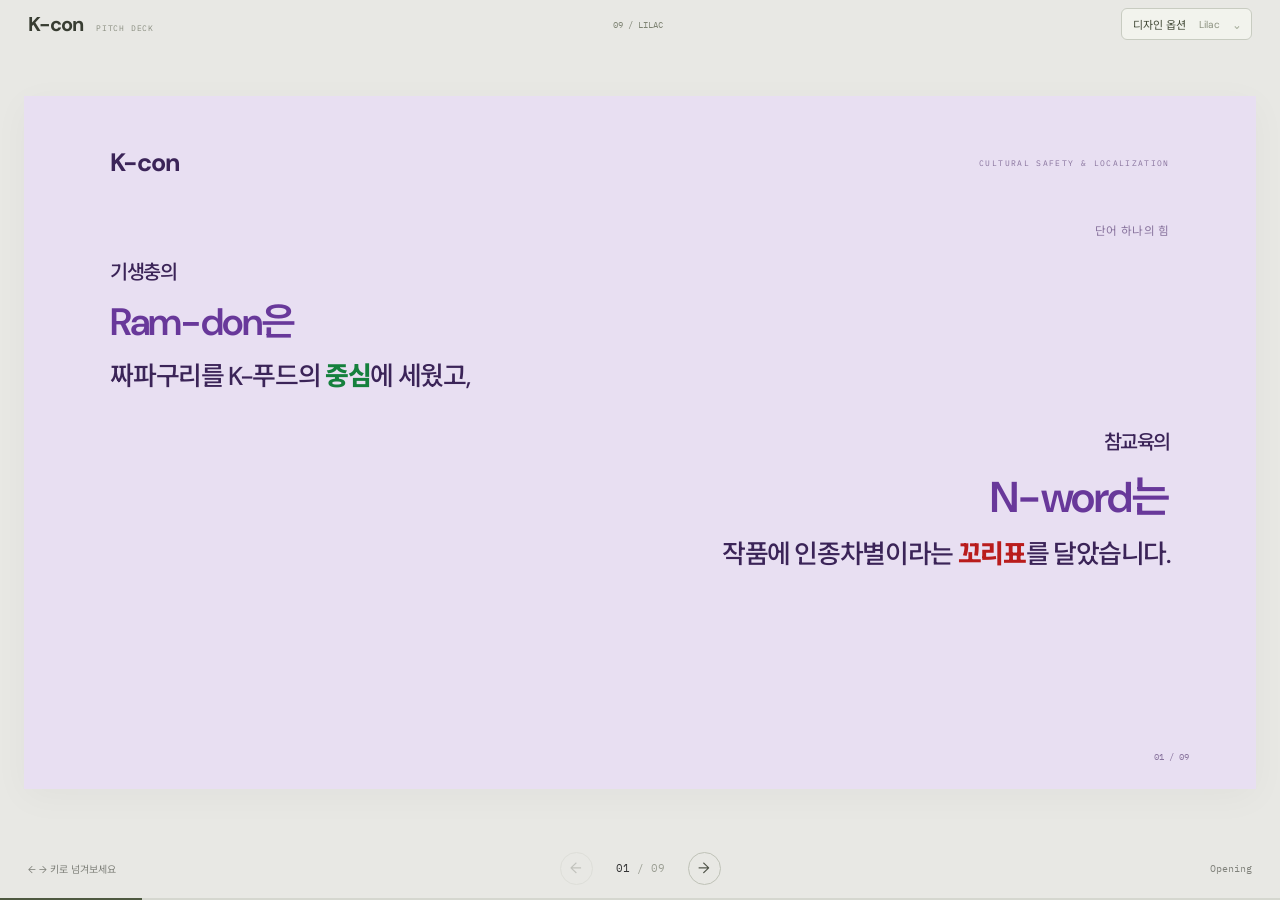
<file: concept-09.html>
<!doctype html><html lang="ko"><head><meta charset="utf-8"><meta name="viewport" content="width=device-width, initial-scale=1"><meta name="description" content="K-con Lilac — 문화적 디테일이 바꾸는 K-콘텐츠의 글로벌 진출. 9장 HTML 피치덱."><title>K-con — Lilac / Pitch Deck 09</title><link rel="stylesheet" href="styles.css?v=20261013-cobalt-1"><script src="app.js?v=20261013-cobalt-1" defer></script></head><body class="deck-page theme-lilac"><header class="deck-header"><a href="index.html" class="deck-home" aria-label="K-con 코발트 첫 화면">K-con<span>PITCH DECK</span></a><span class="active-design-label">09 / LILAC</span><details class="design-picker" id="design-picker"><summary id="design-toggle">디자인 옵션 <span>Lilac</span><span class="picker-chevron" aria-hidden="true">⌄</span></summary><div class="design-menu"><div class="design-menu-heading"><strong>다른 디자인으로 보기</strong><p>현재 슬라이드를 유지하며 디자인을 바꿉니다.</p></div><nav class="design-options" aria-label="피치덱 디자인 선택"><a class="design-option" data-design-link href="concept-01.html" ><span class="design-swatch" style="--swatch-bg:#121510;--swatch-accent:#d6ef65" aria-hidden="true"></span><span>Noir</span><small>01</small></a><a class="design-option" data-design-link href="concept-02.html" ><span class="design-swatch" style="--swatch-bg:#f5f4ef;--swatch-accent:#e13728" aria-hidden="true"></span><span>Swiss</span><small>02</small></a><a class="design-option" data-design-link href="concept-03.html" ><span class="design-swatch" style="--swatch-bg:#eee9dc;--swatch-accent:#6b7659" aria-hidden="true"></span><span>Editorial</span><small>03</small></a><a class="design-option" data-design-link href="index.html" ><span class="design-swatch" style="--swatch-bg:#244be8;--swatch-accent:#defb8e" aria-hidden="true"></span><span>Cobalt</span><small>기본</small></a><a class="design-option" data-design-link href="concept-05.html" ><span class="design-swatch" style="--swatch-bg:#171512;--swatch-accent:#c8aa76" aria-hidden="true"></span><span>Cinema</span><small>05</small></a><a class="design-option" data-design-link href="concept-06.html" ><span class="design-swatch" style="--swatch-bg:#e3ed68;--swatch-accent:#171c12" aria-hidden="true"></span><span>Acid</span><small>06</small></a><a class="design-option" data-design-link href="concept-07.html" ><span class="design-swatch" style="--swatch-bg:#122b40;--swatch-accent:#83d6e2" aria-hidden="true"></span><span>Blueprint</span><small>07</small></a><a class="design-option" data-design-link href="concept-08.html" ><span class="design-swatch" style="--swatch-bg:#b9492e;--swatch-accent:#f9efdc" aria-hidden="true"></span><span>Terracotta</span><small>08</small></a><a class="design-option is-current" data-design-link href="concept-09.html" aria-current="page"><span class="design-swatch" style="--swatch-bg:#e8dff2;--swatch-accent:#68389a" aria-hidden="true"></span><span>Lilac</span><small>09</small><span class="design-check" aria-hidden="true">✓</span></a><a class="design-option" data-design-link href="concept-10.html" ><span class="design-swatch" style="--swatch-bg:#f6efe0;--swatch-accent:#c83225" aria-hidden="true"></span><span>Redline</span><small>10</small></a></nav><a class="all-designs-link" href="designs.html">10개 표지 한눈에 비교 ↗</a></div></details></header><main class="deck-stage"><div class="canvas"><section class="slide opening active" data-title="Opening" aria-label="1 / 9 · Opening"><div class="slide-brand">K-con<span>CULTURAL SAFETY & LOCALIZATION</span></div><div class="opening-kicker">단어 하나의 힘</div><div class="cover-title"><div class="claim claim-good"><span class="claim-subject">기생충의</span><strong class="claim-detail">Ram-don은</strong><span class="claim-outcome">짜파구리를 K-푸드의 <span class="highlight-good">중심</span>에 세웠고,</span></div><div class="claim claim-risk"><span class="claim-subject">참교육의</span><strong class="claim-detail">N-word는</strong><span class="claim-outcome">작품에 인종차별이라는 <span class="highlight-risk">꼬리표</span>를 달았습니다.</span></div></div><span class="slide-folio">01 / 09</span></section><section class="slide question" data-title="Cultural context" aria-label="2 / 9 · Cultural context" inert aria-hidden="true"><div class="slide-label">CULTURAL CONTEXT</div><div class="question-content"><h1>이야기의 힘은 같아도, <br>그 이야기를 읽는 <em>문화는 다릅니다.</em></h1></div><span class="slide-folio">02 / 09</span></section><section class="slide detail" data-title="The insight" aria-label="3 / 9 · The insight" inert aria-hidden="true"><div class="slide-label">THE INSIGHT</div><h1>차이는 작은<br><em>문화적 디테일</em>에<br>있습니다.</h1><div class="detail-list"><div><span>01</span><strong>한 단어</strong><p>익숙한 표현이<br>다른 나라에서는 성적 은어로.</p></div><div><span>02</span><strong>한 컷</strong><p>과장된 묘사가<br>누군가에게는 차별의 이미지로.</p></div><div><span>03</span><strong>한 소절</strong><p>매력적인 샘플이<br>누군가에게는 신성한 기도문으로.</p></div><div><span>04</span><strong>한 소품</strong><p>배경의 작은 장식이<br>누군가에게는 역사적 상처로.</p></div></div><span class="slide-folio">03 / 09</span></section><section class="slide solution" data-title="Meet K-con" aria-label="4 / 9 · Meet K-con" inert aria-hidden="true"><div class="slide-label">MEET K-CON</div><div class="solution-head"><p>세계로 가기 전,</p><h1>K-con<span>.</span></h1></div><div class="solution-copy"><h2>K-콘텐츠의 문화적 리스크를 사전에 탐지하고,<br>안전한 현지화를 돕는 AI 에이전트</h2><p>K-pop, 웹툰, 드라마·영화 속 표현을 국가별 맥락으로 검토합니다.<br>창작 의도는 살리면서, 오해를 줄이는 수정안을 제안합니다.</p></div><div class="scope-line"><span>문화적 차이</span><span>종교적 금기</span><span>역사적 갈등</span><span>혐오·차별 표현</span></div><span class="slide-folio">04 / 09</span></section><section class="slide example example-text" data-title="Lyrics" aria-label="5 / 9 · Lyrics" inert aria-hidden="true"><div class="slide-label">USE CASE 01 / K-POP LYRICS</div><h1>단어를 바꿔도,<br><em>그루브는 남게.</em></h1><div class="example-layout"><div class="example-main"><div class="before-after"><div class="before"><span class="example-label">ORIGINAL</span><blockquote>“You are my<br><mark>guilty pleasure.</mark>”</blockquote></div><div class="after"><span class="example-label">LOCALIZED</span><blockquote>“You are my<br><em>hidden treasure.</em>”</blockquote></div></div></div><div class="example-explanation"><div><span>발견</span><p>‘guilty pleasure’의 중의적 의미와<br>타깃 연령·지역의 수용 맥락을 검토.</p></div><div><span>K-con의 제안</span><p>‘pleasure / treasure’의 끝소리를 살려<br>다른 뉘앙스의 표현을 제안.</p></div><strong>메시지의 강도와 운율을 함께 고려</strong></div></div><span class="slide-folio">05 / 09</span></section><section class="slide example example-image" data-title="Webtoon" aria-label="6 / 9 · Webtoon" inert aria-hidden="true"><div class="slide-label">USE CASE 02 / WEBTOON</div><h1>캐릭터는 선명하게.<br><em>편견은 덜어내게.</em></h1><div class="example-layout"><div class="example-main"><div class="before-after"><div class="before"><span class="example-label">ORIGINAL / 캐릭터 연출</span><blockquote>“외모로<br><mark>악역을 설명한다.</mark>”</blockquote></div><div class="after"><span class="example-label">LOCALIZED / 수정 방향</span><blockquote>“행동으로<br><em>악역을 설명한다.</em>”</blockquote></div></div></div><div class="example-explanation"><div><span>발견</span><p>특정 인종의 신체 특징을 과장해<br>위협적 인물로 묘사한 컷을 검토.</p></div><div><span>K-con의 제안</span><p>문제가 될 수 있는 영역을 짚고,<br>표정·행동 중심의 연출 대안을 제안.</p></div><strong>서사의 역할을 유지하는 시각적 현지화</strong></div></div><span class="slide-folio">06 / 09</span></section><section class="slide example example-audio" data-title="Audio" aria-label="7 / 9 · Audio" inert aria-hidden="true"><div class="slide-label">USE CASE 03 / AUDIO SAMPLING</div><h1>비트는 그대로.<br><em>샘플의 맥락은 새롭게.</em></h1><div class="example-layout"><div class="example-main"><div class="before-after"><div class="before"><span class="example-label">ORIGINAL / 00:12–00:18</span><blockquote>“출처 모를<br><mark>보컬 샘플.</mark>”</blockquote></div><div class="after"><span class="example-label">LOCALIZED / 대체 방향</span><blockquote>“같은 에너지의<br><em>새로운 보컬.</em>”</blockquote></div></div></div><div class="example-explanation"><div><span>발견</span><p>비트에 섞인 보컬이 종교적 낭송인지<br>언어·출처·사용 맥락을 확인.</p></div><div><span>K-con의 제안</span><p>검토 구간을 표시하고, BPM과 분위기를<br>유지하는 비종교적 대체 소스를 제안.</p></div><strong>음악적 의도와 문화적 맥락을 함께 보호</strong></div></div><span class="slide-folio">07 / 09</span></section><section class="slide example example-video" data-title="Video" aria-label="8 / 9 · Video" inert aria-hidden="true"><div class="slide-label">USE CASE 04 / MUSIC VIDEO & DRAMA</div><h1>한 장면의 몰입이,<br><em>한 소품으로 깨지지 않게.</em></h1><div class="example-layout"><div class="example-main"><div class="before-after"><div class="before"><span class="example-label">ORIGINAL / SCENE 04</span><blockquote>“바닥에 놓인<br><mark>종교적 성물.</mark>”</blockquote></div><div class="after"><span class="example-label">LOCALIZED / 수정 방향</span><blockquote>“세계관에 맞는<br><em>일반 소품.</em>”</blockquote></div></div></div><div class="example-explanation"><div><span>발견</span><p>장면 속 성물의 위치와 인물의 동선이<br>모욕으로 읽힐 가능성을 검토.</p></div><div><span>K-con의 제안</span><p>프레임·타임코드와 함께 확인 지점을 짚고,<br>소품 교체 또는 구도 수정을 제안.</p></div><strong>공개 전 수정할 수 있도록, 장면 단위로</strong></div></div><span class="slide-folio">08 / 09</span></section><section class="slide closing" data-title="Ready for the world" aria-label="9 / 9 · Ready for the world" inert aria-hidden="true"><div class="slide-label">READY FOR THE WORLD</div><div class="closing-content"><h1>더 많은 세계에, <br><em>의도한 그대로.</em></h1><div class="closing-brand">K-Con<span>Cultural Safety & Localization AI Agent</span></div></div><span class="slide-folio">09 / 09</span></section></div></main><nav class="deck-controls" aria-label="슬라이드 이동"><span class="keyboard-hint">← → 키로 넘겨보세요</span><div class="pagination"><button id="previous" aria-label="이전 슬라이드">←</button><span id="slide-count" aria-live="polite">01 <i>/ 09</i></span><button id="next" aria-label="다음 슬라이드">→</button></div><span class="current-title" id="current-title">Opening</span></nav><div class="deck-progress"><span id="deck-progress"></span></div></body></html>
</file>
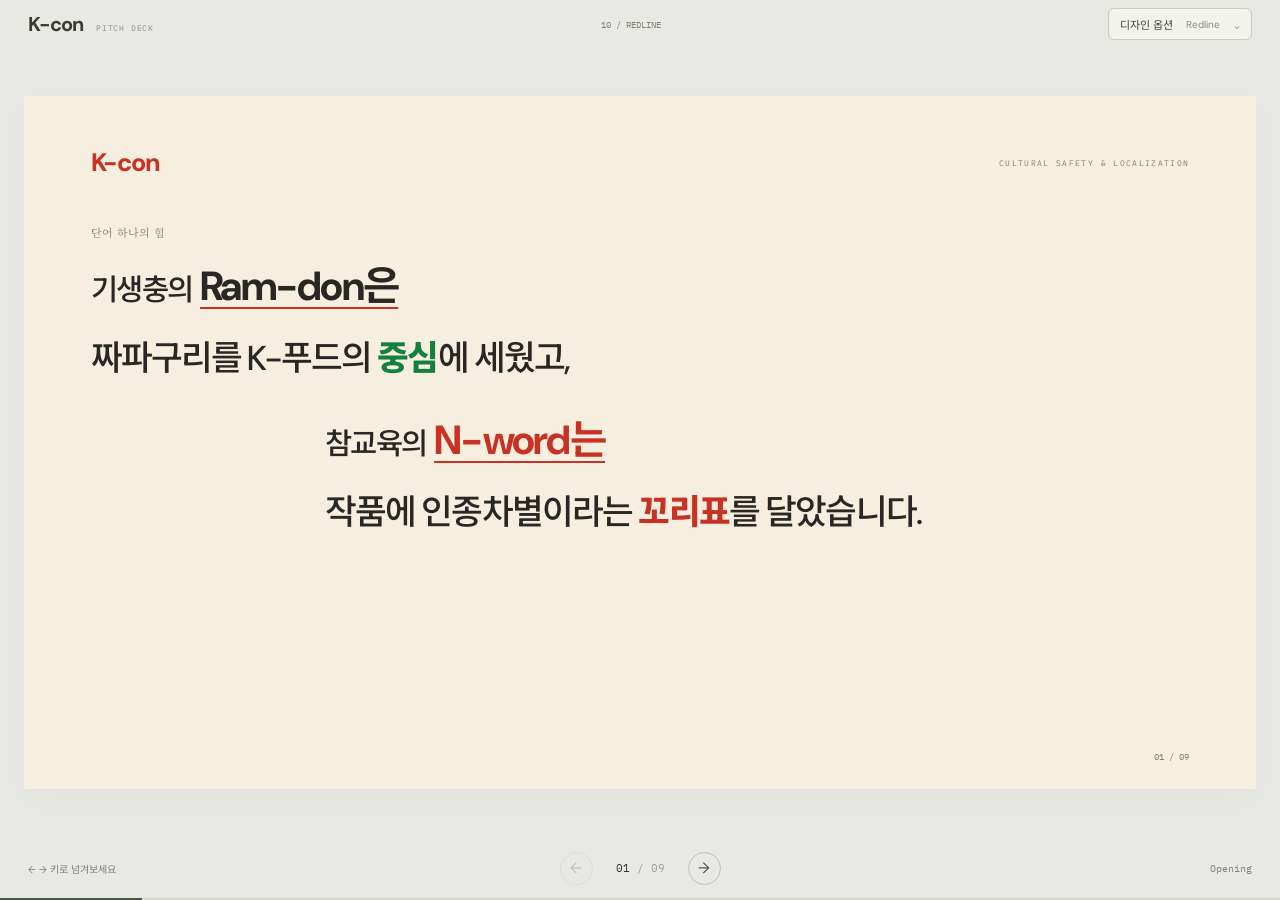
<file: concept-10.html>
<!doctype html><html lang="ko"><head><meta charset="utf-8"><meta name="viewport" content="width=device-width, initial-scale=1"><meta name="description" content="K-con Redline — 문화적 디테일이 바꾸는 K-콘텐츠의 글로벌 진출. 9장 HTML 피치덱."><title>K-con — Redline / Pitch Deck 10</title><link rel="stylesheet" href="styles.css?v=20261013-cobalt-1"><script src="app.js?v=20261013-cobalt-1" defer></script></head><body class="deck-page theme-redline"><header class="deck-header"><a href="index.html" class="deck-home" aria-label="K-con 코발트 첫 화면">K-con<span>PITCH DECK</span></a><span class="active-design-label">10 / REDLINE</span><details class="design-picker" id="design-picker"><summary id="design-toggle">디자인 옵션 <span>Redline</span><span class="picker-chevron" aria-hidden="true">⌄</span></summary><div class="design-menu"><div class="design-menu-heading"><strong>다른 디자인으로 보기</strong><p>현재 슬라이드를 유지하며 디자인을 바꿉니다.</p></div><nav class="design-options" aria-label="피치덱 디자인 선택"><a class="design-option" data-design-link href="concept-01.html" ><span class="design-swatch" style="--swatch-bg:#121510;--swatch-accent:#d6ef65" aria-hidden="true"></span><span>Noir</span><small>01</small></a><a class="design-option" data-design-link href="concept-02.html" ><span class="design-swatch" style="--swatch-bg:#f5f4ef;--swatch-accent:#e13728" aria-hidden="true"></span><span>Swiss</span><small>02</small></a><a class="design-option" data-design-link href="concept-03.html" ><span class="design-swatch" style="--swatch-bg:#eee9dc;--swatch-accent:#6b7659" aria-hidden="true"></span><span>Editorial</span><small>03</small></a><a class="design-option" data-design-link href="index.html" ><span class="design-swatch" style="--swatch-bg:#244be8;--swatch-accent:#defb8e" aria-hidden="true"></span><span>Cobalt</span><small>기본</small></a><a class="design-option" data-design-link href="concept-05.html" ><span class="design-swatch" style="--swatch-bg:#171512;--swatch-accent:#c8aa76" aria-hidden="true"></span><span>Cinema</span><small>05</small></a><a class="design-option" data-design-link href="concept-06.html" ><span class="design-swatch" style="--swatch-bg:#e3ed68;--swatch-accent:#171c12" aria-hidden="true"></span><span>Acid</span><small>06</small></a><a class="design-option" data-design-link href="concept-07.html" ><span class="design-swatch" style="--swatch-bg:#122b40;--swatch-accent:#83d6e2" aria-hidden="true"></span><span>Blueprint</span><small>07</small></a><a class="design-option" data-design-link href="concept-08.html" ><span class="design-swatch" style="--swatch-bg:#b9492e;--swatch-accent:#f9efdc" aria-hidden="true"></span><span>Terracotta</span><small>08</small></a><a class="design-option" data-design-link href="concept-09.html" ><span class="design-swatch" style="--swatch-bg:#e8dff2;--swatch-accent:#68389a" aria-hidden="true"></span><span>Lilac</span><small>09</small></a><a class="design-option is-current" data-design-link href="concept-10.html" aria-current="page"><span class="design-swatch" style="--swatch-bg:#f6efe0;--swatch-accent:#c83225" aria-hidden="true"></span><span>Redline</span><small>10</small><span class="design-check" aria-hidden="true">✓</span></a></nav><a class="all-designs-link" href="designs.html">10개 표지 한눈에 비교 ↗</a></div></details></header><main class="deck-stage"><div class="canvas"><section class="slide opening active" data-title="Opening" aria-label="1 / 9 · Opening"><div class="slide-brand">K-con<span>CULTURAL SAFETY & LOCALIZATION</span></div><div class="opening-kicker">단어 하나의 힘</div><div class="cover-title"><div class="claim claim-good"><span class="claim-subject">기생충의</span><strong class="claim-detail">Ram-don은</strong><span class="claim-outcome">짜파구리를 K-푸드의 <span class="highlight-good">중심</span>에 세웠고,</span></div><div class="claim claim-risk"><span class="claim-subject">참교육의</span><strong class="claim-detail">N-word는</strong><span class="claim-outcome">작품에 인종차별이라는 <span class="highlight-risk">꼬리표</span>를 달았습니다.</span></div></div><span class="slide-folio">01 / 09</span></section><section class="slide question" data-title="Cultural context" aria-label="2 / 9 · Cultural context" inert aria-hidden="true"><div class="slide-label">CULTURAL CONTEXT</div><div class="question-content"><h1>이야기의 힘은 같아도, <br>그 이야기를 읽는 <em>문화는 다릅니다.</em></h1></div><span class="slide-folio">02 / 09</span></section><section class="slide detail" data-title="The insight" aria-label="3 / 9 · The insight" inert aria-hidden="true"><div class="slide-label">THE INSIGHT</div><h1>차이는 작은<br><em>문화적 디테일</em>에<br>있습니다.</h1><div class="detail-list"><div><span>01</span><strong>한 단어</strong><p>익숙한 표현이<br>다른 나라에서는 성적 은어로.</p></div><div><span>02</span><strong>한 컷</strong><p>과장된 묘사가<br>누군가에게는 차별의 이미지로.</p></div><div><span>03</span><strong>한 소절</strong><p>매력적인 샘플이<br>누군가에게는 신성한 기도문으로.</p></div><div><span>04</span><strong>한 소품</strong><p>배경의 작은 장식이<br>누군가에게는 역사적 상처로.</p></div></div><span class="slide-folio">03 / 09</span></section><section class="slide solution" data-title="Meet K-con" aria-label="4 / 9 · Meet K-con" inert aria-hidden="true"><div class="slide-label">MEET K-CON</div><div class="solution-head"><p>세계로 가기 전,</p><h1>K-con<span>.</span></h1></div><div class="solution-copy"><h2>K-콘텐츠의 문화적 리스크를 사전에 탐지하고,<br>안전한 현지화를 돕는 AI 에이전트</h2><p>K-pop, 웹툰, 드라마·영화 속 표현을 국가별 맥락으로 검토합니다.<br>창작 의도는 살리면서, 오해를 줄이는 수정안을 제안합니다.</p></div><div class="scope-line"><span>문화적 차이</span><span>종교적 금기</span><span>역사적 갈등</span><span>혐오·차별 표현</span></div><span class="slide-folio">04 / 09</span></section><section class="slide example example-text" data-title="Lyrics" aria-label="5 / 9 · Lyrics" inert aria-hidden="true"><div class="slide-label">USE CASE 01 / K-POP LYRICS</div><h1>단어를 바꿔도,<br><em>그루브는 남게.</em></h1><div class="example-layout"><div class="example-main"><div class="before-after"><div class="before"><span class="example-label">ORIGINAL</span><blockquote>“You are my<br><mark>guilty pleasure.</mark>”</blockquote></div><div class="after"><span class="example-label">LOCALIZED</span><blockquote>“You are my<br><em>hidden treasure.</em>”</blockquote></div></div></div><div class="example-explanation"><div><span>발견</span><p>‘guilty pleasure’의 중의적 의미와<br>타깃 연령·지역의 수용 맥락을 검토.</p></div><div><span>K-con의 제안</span><p>‘pleasure / treasure’의 끝소리를 살려<br>다른 뉘앙스의 표현을 제안.</p></div><strong>메시지의 강도와 운율을 함께 고려</strong></div></div><span class="slide-folio">05 / 09</span></section><section class="slide example example-image" data-title="Webtoon" aria-label="6 / 9 · Webtoon" inert aria-hidden="true"><div class="slide-label">USE CASE 02 / WEBTOON</div><h1>캐릭터는 선명하게.<br><em>편견은 덜어내게.</em></h1><div class="example-layout"><div class="example-main"><div class="before-after"><div class="before"><span class="example-label">ORIGINAL / 캐릭터 연출</span><blockquote>“외모로<br><mark>악역을 설명한다.</mark>”</blockquote></div><div class="after"><span class="example-label">LOCALIZED / 수정 방향</span><blockquote>“행동으로<br><em>악역을 설명한다.</em>”</blockquote></div></div></div><div class="example-explanation"><div><span>발견</span><p>특정 인종의 신체 특징을 과장해<br>위협적 인물로 묘사한 컷을 검토.</p></div><div><span>K-con의 제안</span><p>문제가 될 수 있는 영역을 짚고,<br>표정·행동 중심의 연출 대안을 제안.</p></div><strong>서사의 역할을 유지하는 시각적 현지화</strong></div></div><span class="slide-folio">06 / 09</span></section><section class="slide example example-audio" data-title="Audio" aria-label="7 / 9 · Audio" inert aria-hidden="true"><div class="slide-label">USE CASE 03 / AUDIO SAMPLING</div><h1>비트는 그대로.<br><em>샘플의 맥락은 새롭게.</em></h1><div class="example-layout"><div class="example-main"><div class="before-after"><div class="before"><span class="example-label">ORIGINAL / 00:12–00:18</span><blockquote>“출처 모를<br><mark>보컬 샘플.</mark>”</blockquote></div><div class="after"><span class="example-label">LOCALIZED / 대체 방향</span><blockquote>“같은 에너지의<br><em>새로운 보컬.</em>”</blockquote></div></div></div><div class="example-explanation"><div><span>발견</span><p>비트에 섞인 보컬이 종교적 낭송인지<br>언어·출처·사용 맥락을 확인.</p></div><div><span>K-con의 제안</span><p>검토 구간을 표시하고, BPM과 분위기를<br>유지하는 비종교적 대체 소스를 제안.</p></div><strong>음악적 의도와 문화적 맥락을 함께 보호</strong></div></div><span class="slide-folio">07 / 09</span></section><section class="slide example example-video" data-title="Video" aria-label="8 / 9 · Video" inert aria-hidden="true"><div class="slide-label">USE CASE 04 / MUSIC VIDEO & DRAMA</div><h1>한 장면의 몰입이,<br><em>한 소품으로 깨지지 않게.</em></h1><div class="example-layout"><div class="example-main"><div class="before-after"><div class="before"><span class="example-label">ORIGINAL / SCENE 04</span><blockquote>“바닥에 놓인<br><mark>종교적 성물.</mark>”</blockquote></div><div class="after"><span class="example-label">LOCALIZED / 수정 방향</span><blockquote>“세계관에 맞는<br><em>일반 소품.</em>”</blockquote></div></div></div><div class="example-explanation"><div><span>발견</span><p>장면 속 성물의 위치와 인물의 동선이<br>모욕으로 읽힐 가능성을 검토.</p></div><div><span>K-con의 제안</span><p>프레임·타임코드와 함께 확인 지점을 짚고,<br>소품 교체 또는 구도 수정을 제안.</p></div><strong>공개 전 수정할 수 있도록, 장면 단위로</strong></div></div><span class="slide-folio">08 / 09</span></section><section class="slide closing" data-title="Ready for the world" aria-label="9 / 9 · Ready for the world" inert aria-hidden="true"><div class="slide-label">READY FOR THE WORLD</div><div class="closing-content"><h1>더 많은 세계에, <br><em>의도한 그대로.</em></h1><div class="closing-brand">K-Con<span>Cultural Safety & Localization AI Agent</span></div></div><span class="slide-folio">09 / 09</span></section></div></main><nav class="deck-controls" aria-label="슬라이드 이동"><span class="keyboard-hint">← → 키로 넘겨보세요</span><div class="pagination"><button id="previous" aria-label="이전 슬라이드">←</button><span id="slide-count" aria-live="polite">01 <i>/ 09</i></span><button id="next" aria-label="다음 슬라이드">→</button></div><span class="current-title" id="current-title">Opening</span></nav><div class="deck-progress"><span id="deck-progress"></span></div></body></html>
</file>
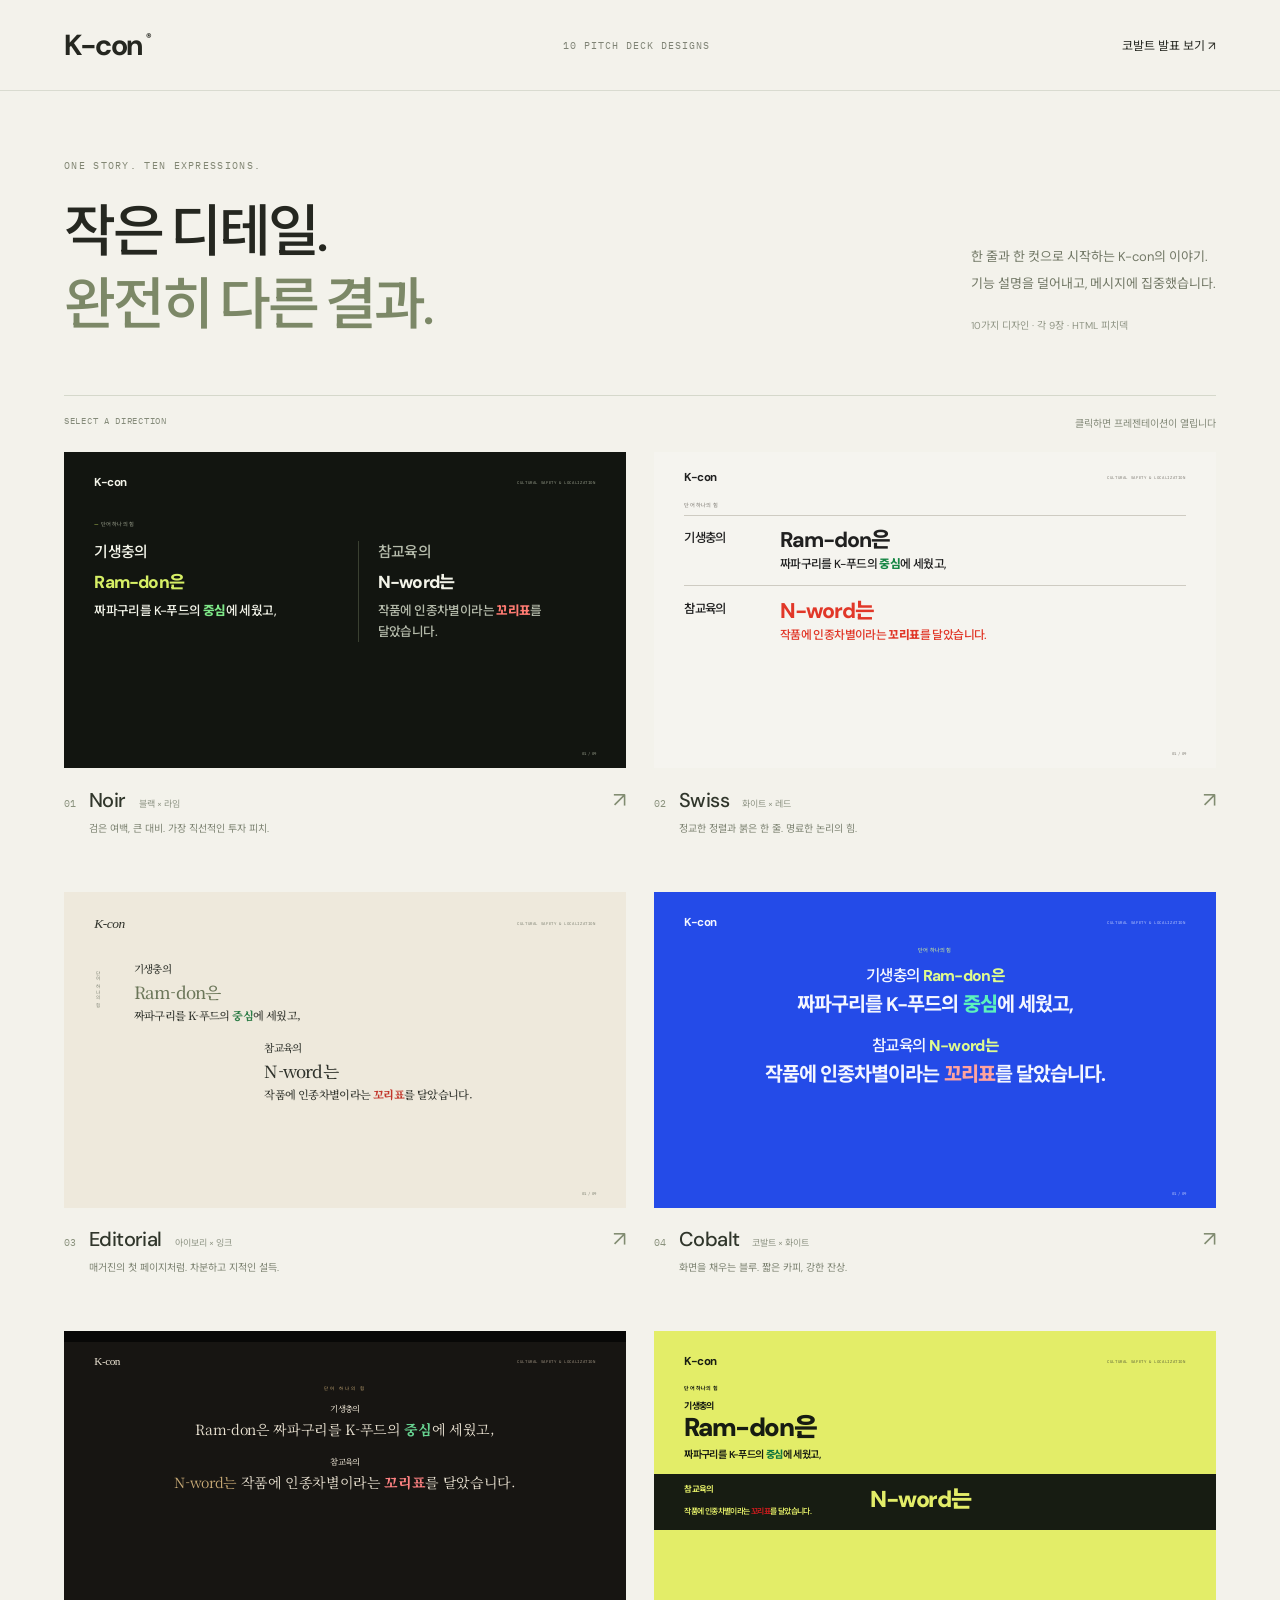
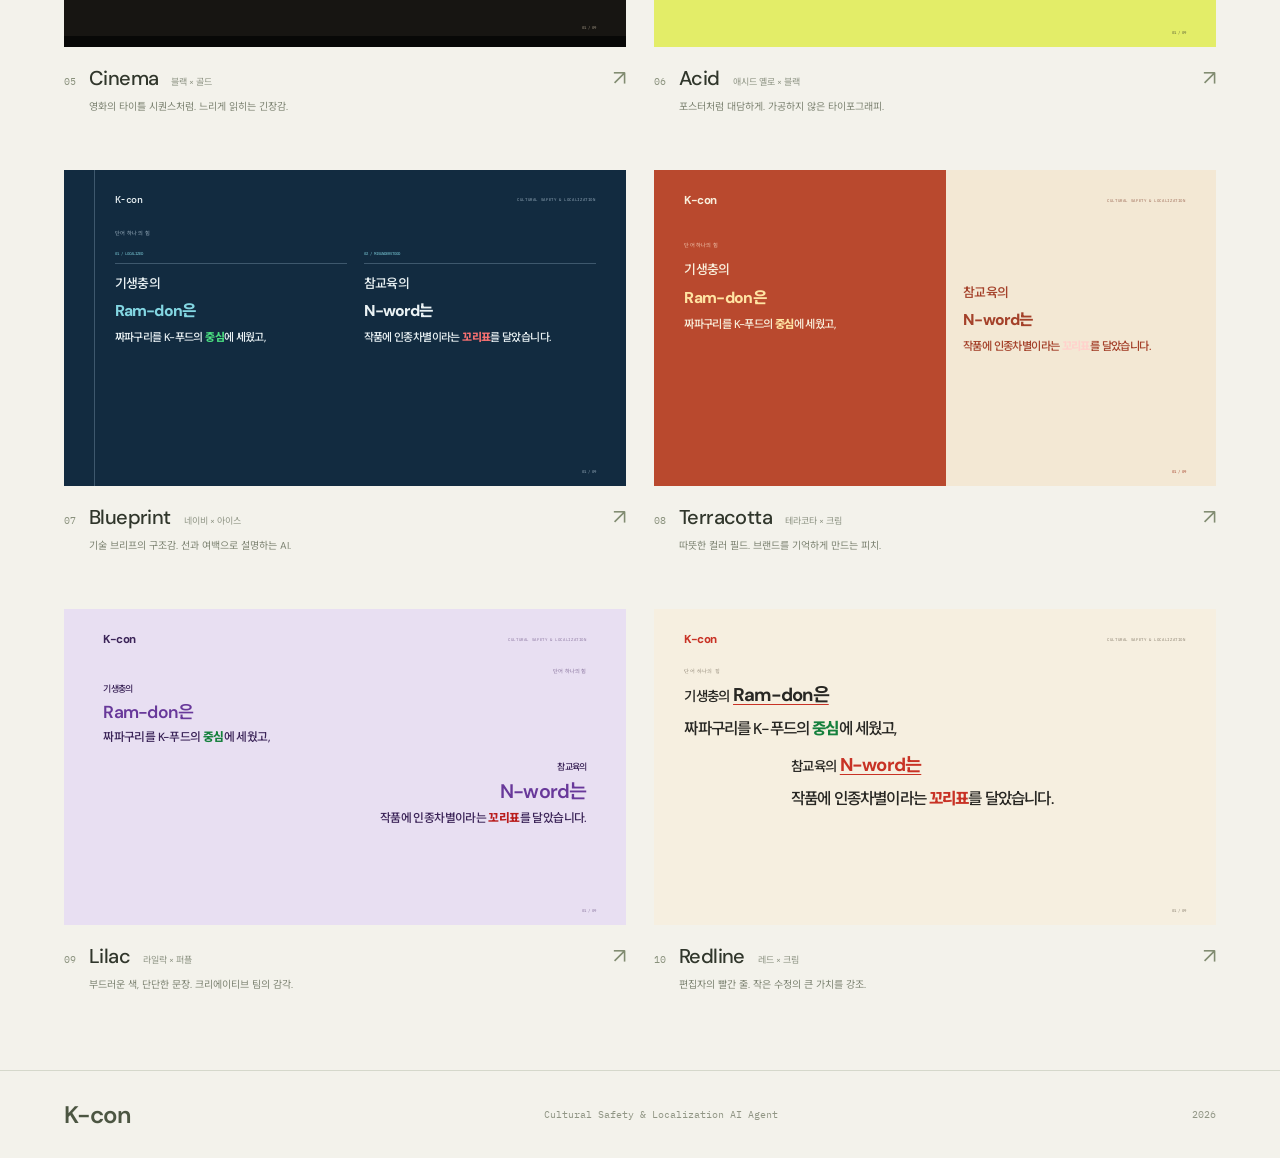
<file: designs.html>
<!doctype html><html lang="ko"><head><meta charset="utf-8"><meta name="viewport" content="width=device-width, initial-scale=1"><meta name="description" content="K-con PR 피치덱 디자인 10개. 한 줄과 한 컷의 문화적 디테일에서 시작하는 이야기."><title>K-con — 10 Pitch Deck Designs</title><link rel="stylesheet" href="styles.css?v=20261013-cobalt-1"></head><body class="collection"><header class="collection-nav"><a href="designs.html" class="wordmark">K-con<span>®</span></a><span>10 PITCH DECK DESIGNS</span><a href="index.html">코발트 발표 보기 ↗</a></header><main><section class="collection-intro"><div><p class="collection-eyebrow">ONE STORY. TEN EXPRESSIONS.</p><h1>작은 디테일.<br><em>완전히 다른 결과.</em></h1></div><p class="collection-description">한 줄과 한 컷으로 시작하는 K-con의 이야기.<br>기능 설명을 덜어내고, 메시지에 집중했습니다.<br><span>10가지 디자인 · 각 9장 · HTML 피치덱</span></p></section><div class="collection-label"><span>SELECT A DIRECTION</span><span>클릭하면 프레젠테이션이 열립니다</span></div><section class="design-grid" aria-label="10가지 피치덱 디자인"><a class="design-card theme-noir" href="concept-01.html"><div class="cover-preview"><div class="slide opening active"><div class="slide-brand">K-con<span>CULTURAL SAFETY & LOCALIZATION</span></div><div class="opening-kicker">단어 하나의 힘</div><div class="cover-title"><div class="claim claim-good"><span class="claim-subject">기생충의</span><strong class="claim-detail">Ram-don은</strong><span class="claim-outcome">짜파구리를 K-푸드의 <span class="highlight-good">중심</span>에 세웠고,</span></div><div class="claim claim-risk"><span class="claim-subject">참교육의</span><strong class="claim-detail">N-word는</strong><span class="claim-outcome">작품에 인종차별이라는 <span class="highlight-risk">꼬리표</span>를 달았습니다.</span></div></div><span class="slide-folio">01 / 09</span></div></div><div class="design-caption"><span class="design-number">01</span><div><h2>Noir<small>블랙 × 라임</small></h2><p>검은 여백, 큰 대비. 가장 직선적인 투자 피치.</p></div><span class="design-arrow">↗</span></div></a><a class="design-card theme-swiss" href="concept-02.html"><div class="cover-preview"><div class="slide opening active"><div class="slide-brand">K-con<span>CULTURAL SAFETY & LOCALIZATION</span></div><div class="opening-kicker">단어 하나의 힘</div><div class="cover-title"><div class="claim claim-good"><span class="claim-subject">기생충의</span><strong class="claim-detail">Ram-don은</strong><span class="claim-outcome">짜파구리를 K-푸드의 <span class="highlight-good">중심</span>에 세웠고,</span></div><div class="claim claim-risk"><span class="claim-subject">참교육의</span><strong class="claim-detail">N-word는</strong><span class="claim-outcome">작품에 인종차별이라는 <span class="highlight-risk">꼬리표</span>를 달았습니다.</span></div></div><span class="slide-folio">01 / 09</span></div></div><div class="design-caption"><span class="design-number">02</span><div><h2>Swiss<small>화이트 × 레드</small></h2><p>정교한 정렬과 붉은 한 줄. 명료한 논리의 힘.</p></div><span class="design-arrow">↗</span></div></a><a class="design-card theme-editorial" href="concept-03.html"><div class="cover-preview"><div class="slide opening active"><div class="slide-brand">K-con<span>CULTURAL SAFETY & LOCALIZATION</span></div><div class="opening-kicker">단어 하나의 힘</div><div class="cover-title"><div class="claim claim-good"><span class="claim-subject">기생충의</span><strong class="claim-detail">Ram-don은</strong><span class="claim-outcome">짜파구리를 K-푸드의 <span class="highlight-good">중심</span>에 세웠고,</span></div><div class="claim claim-risk"><span class="claim-subject">참교육의</span><strong class="claim-detail">N-word는</strong><span class="claim-outcome">작품에 인종차별이라는 <span class="highlight-risk">꼬리표</span>를 달았습니다.</span></div></div><span class="slide-folio">01 / 09</span></div></div><div class="design-caption"><span class="design-number">03</span><div><h2>Editorial<small>아이보리 × 잉크</small></h2><p>매거진의 첫 페이지처럼. 차분하고 지적인 설득.</p></div><span class="design-arrow">↗</span></div></a><a class="design-card theme-cobalt" href="concept-04.html"><div class="cover-preview"><div class="slide opening active"><div class="slide-brand">K-con<span>CULTURAL SAFETY & LOCALIZATION</span></div><div class="opening-kicker">단어 하나의 힘</div><div class="cover-title"><div class="claim claim-good"><span class="claim-subject">기생충의</span><strong class="claim-detail">Ram-don은</strong><span class="claim-outcome">짜파구리를 K-푸드의 <span class="highlight-good">중심</span>에 세웠고,</span></div><div class="claim claim-risk"><span class="claim-subject">참교육의</span><strong class="claim-detail">N-word는</strong><span class="claim-outcome">작품에 인종차별이라는 <span class="highlight-risk">꼬리표</span>를 달았습니다.</span></div></div><span class="slide-folio">01 / 09</span></div></div><div class="design-caption"><span class="design-number">04</span><div><h2>Cobalt<small>코발트 × 화이트</small></h2><p>화면을 채우는 블루. 짧은 카피, 강한 잔상.</p></div><span class="design-arrow">↗</span></div></a><a class="design-card theme-cinema" href="concept-05.html"><div class="cover-preview"><div class="slide opening active"><div class="slide-brand">K-con<span>CULTURAL SAFETY & LOCALIZATION</span></div><div class="opening-kicker">단어 하나의 힘</div><div class="cover-title"><div class="claim claim-good"><span class="claim-subject">기생충의</span><strong class="claim-detail">Ram-don은</strong><span class="claim-outcome">짜파구리를 K-푸드의 <span class="highlight-good">중심</span>에 세웠고,</span></div><div class="claim claim-risk"><span class="claim-subject">참교육의</span><strong class="claim-detail">N-word는</strong><span class="claim-outcome">작품에 인종차별이라는 <span class="highlight-risk">꼬리표</span>를 달았습니다.</span></div></div><span class="slide-folio">01 / 09</span></div></div><div class="design-caption"><span class="design-number">05</span><div><h2>Cinema<small>블랙 × 골드</small></h2><p>영화의 타이틀 시퀀스처럼. 느리게 읽히는 긴장감.</p></div><span class="design-arrow">↗</span></div></a><a class="design-card theme-acid" href="concept-06.html"><div class="cover-preview"><div class="slide opening active"><div class="slide-brand">K-con<span>CULTURAL SAFETY & LOCALIZATION</span></div><div class="opening-kicker">단어 하나의 힘</div><div class="cover-title"><div class="claim claim-good"><span class="claim-subject">기생충의</span><strong class="claim-detail">Ram-don은</strong><span class="claim-outcome">짜파구리를 K-푸드의 <span class="highlight-good">중심</span>에 세웠고,</span></div><div class="claim claim-risk"><span class="claim-subject">참교육의</span><strong class="claim-detail">N-word는</strong><span class="claim-outcome">작품에 인종차별이라는 <span class="highlight-risk">꼬리표</span>를 달았습니다.</span></div></div><span class="slide-folio">01 / 09</span></div></div><div class="design-caption"><span class="design-number">06</span><div><h2>Acid<small>애시드 옐로 × 블랙</small></h2><p>포스터처럼 대담하게. 가공하지 않은 타이포그래피.</p></div><span class="design-arrow">↗</span></div></a><a class="design-card theme-blueprint" href="concept-07.html"><div class="cover-preview"><div class="slide opening active"><div class="slide-brand">K-con<span>CULTURAL SAFETY & LOCALIZATION</span></div><div class="opening-kicker">단어 하나의 힘</div><div class="cover-title"><div class="claim claim-good"><span class="claim-subject">기생충의</span><strong class="claim-detail">Ram-don은</strong><span class="claim-outcome">짜파구리를 K-푸드의 <span class="highlight-good">중심</span>에 세웠고,</span></div><div class="claim claim-risk"><span class="claim-subject">참교육의</span><strong class="claim-detail">N-word는</strong><span class="claim-outcome">작품에 인종차별이라는 <span class="highlight-risk">꼬리표</span>를 달았습니다.</span></div></div><span class="slide-folio">01 / 09</span></div></div><div class="design-caption"><span class="design-number">07</span><div><h2>Blueprint<small>네이비 × 아이스</small></h2><p>기술 브리프의 구조감. 선과 여백으로 설명하는 AI.</p></div><span class="design-arrow">↗</span></div></a><a class="design-card theme-terracotta" href="concept-08.html"><div class="cover-preview"><div class="slide opening active"><div class="slide-brand">K-con<span>CULTURAL SAFETY & LOCALIZATION</span></div><div class="opening-kicker">단어 하나의 힘</div><div class="cover-title"><div class="claim claim-good"><span class="claim-subject">기생충의</span><strong class="claim-detail">Ram-don은</strong><span class="claim-outcome">짜파구리를 K-푸드의 <span class="highlight-good">중심</span>에 세웠고,</span></div><div class="claim claim-risk"><span class="claim-subject">참교육의</span><strong class="claim-detail">N-word는</strong><span class="claim-outcome">작품에 인종차별이라는 <span class="highlight-risk">꼬리표</span>를 달았습니다.</span></div></div><span class="slide-folio">01 / 09</span></div></div><div class="design-caption"><span class="design-number">08</span><div><h2>Terracotta<small>테라코타 × 크림</small></h2><p>따뜻한 컬러 필드. 브랜드를 기억하게 만드는 피치.</p></div><span class="design-arrow">↗</span></div></a><a class="design-card theme-lilac" href="concept-09.html"><div class="cover-preview"><div class="slide opening active"><div class="slide-brand">K-con<span>CULTURAL SAFETY & LOCALIZATION</span></div><div class="opening-kicker">단어 하나의 힘</div><div class="cover-title"><div class="claim claim-good"><span class="claim-subject">기생충의</span><strong class="claim-detail">Ram-don은</strong><span class="claim-outcome">짜파구리를 K-푸드의 <span class="highlight-good">중심</span>에 세웠고,</span></div><div class="claim claim-risk"><span class="claim-subject">참교육의</span><strong class="claim-detail">N-word는</strong><span class="claim-outcome">작품에 인종차별이라는 <span class="highlight-risk">꼬리표</span>를 달았습니다.</span></div></div><span class="slide-folio">01 / 09</span></div></div><div class="design-caption"><span class="design-number">09</span><div><h2>Lilac<small>라일락 × 퍼플</small></h2><p>부드러운 색, 단단한 문장. 크리에이티브 팀의 감각.</p></div><span class="design-arrow">↗</span></div></a><a class="design-card theme-redline" href="concept-10.html"><div class="cover-preview"><div class="slide opening active"><div class="slide-brand">K-con<span>CULTURAL SAFETY & LOCALIZATION</span></div><div class="opening-kicker">단어 하나의 힘</div><div class="cover-title"><div class="claim claim-good"><span class="claim-subject">기생충의</span><strong class="claim-detail">Ram-don은</strong><span class="claim-outcome">짜파구리를 K-푸드의 <span class="highlight-good">중심</span>에 세웠고,</span></div><div class="claim claim-risk"><span class="claim-subject">참교육의</span><strong class="claim-detail">N-word는</strong><span class="claim-outcome">작품에 인종차별이라는 <span class="highlight-risk">꼬리표</span>를 달았습니다.</span></div></div><span class="slide-folio">01 / 09</span></div></div><div class="design-caption"><span class="design-number">10</span><div><h2>Redline<small>레드 × 크림</small></h2><p>편집자의 빨간 줄. 작은 수정의 큰 가치를 강조.</p></div><span class="design-arrow">↗</span></div></a></section></main><footer class="collection-footer"><span>K-con</span><p>Cultural Safety & Localization AI Agent</p><span>2026</span></footer></body></html>
</file>
<file: styles.css>
@import url('https://fonts.googleapis.com/css2?family=DM+Sans:wght@400;500;600;700&family=IBM+Plex+Mono:wght@400;500&family=Noto+Sans+KR:wght@400;500;600;700;800;900&family=Noto+Serif+KR:wght@400;500;600;700&display=swap');
:root{--sans:'DM Sans','Noto Sans KR',sans-serif;--serif:'Noto Serif KR',Georgia,serif;--mono:'IBM Plex Mono',monospace;--bg:#121510;--ink:#f3f4e9;--accent:#d6ef65;--muted:#959c87;--rule:#3a4031;--soft:#22271b}*{box-sizing:border-box}body{margin:0;font-family:var(--sans);-webkit-font-smoothing:antialiased}a{color:inherit;text-decoration:none}button{font:inherit;cursor:pointer}h1,h2,h3,p,blockquote{margin:0}em{font-style:normal}button:focus-visible,a:focus-visible{outline:2px solid var(--accent,#222);outline-offset:5px}button:disabled{opacity:.25;cursor:default}.theme-noir{--bg:#121510;--ink:#f3f4e9;--accent:#d6ef65;--muted:#9ba18e;--rule:#3a4031;--soft:#22271b}.theme-swiss{--bg:#f5f4ef;--ink:#202020;--accent:#e13728;--muted:#7b7770;--rule:#cecbc2;--soft:#e9e6df}.theme-editorial{--bg:#eee9dc;--ink:#2f322b;--accent:#6b7659;--muted:#7b7f70;--rule:#c1c3b2;--soft:#dedfcf}.theme-cobalt{--bg:#244be8;--ink:#f3f6ff;--accent:#defb8e;--muted:#c0cdfb;--rule:#7893f0;--soft:#375eed}.theme-cinema{--bg:#171512;--ink:#ece4d4;--accent:#c8aa76;--muted:#a39886;--rule:#4c4435;--soft:#242019}.theme-acid{--bg:#e3ed68;--ink:#171c12;--accent:#171c12;--muted:#5a6138;--rule:#a9b34c;--soft:#d4df58}.theme-blueprint{--bg:#122b40;--ink:#eaf2f4;--accent:#83d6e2;--muted:#9aafbe;--rule:#3e586d;--soft:#1c3c53}.theme-terracotta{--bg:#b9492e;--ink:#f9efdc;--accent:#ffe4a3;--muted:#f0c5ae;--rule:#d88666;--soft:#a74129}.theme-lilac{--bg:#e8dff2;--ink:#3b2458;--accent:#68389a;--muted:#88739d;--rule:#c5b3d9;--soft:#dbcce9}.theme-redline{--bg:#f6efe0;--ink:#282723;--accent:#c83225;--muted:#877d6c;--rule:#d0c4b0;--soft:#e9deca}
/* A slide, not an application. The canvas scales as a single composition. */
.deck-page{height:100vh;height:100dvh;overflow:hidden;background:#e8e8e4;color:#333;display:flex;flex-direction:column}.deck-header{height:48px;flex-shrink:0;display:flex;align-items:center;justify-content:space-between;padding:0 28px;gap:20px;font:10px var(--mono);color:#72746d}.gallery-link{font-family:var(--sans);font-size:11px;color:#484b43}.deck-stage{display:flex;align-items:center;justify-content:center;flex:1;min-height:0;padding:0 24px}.canvas{width:min(calc(100vw - 48px),calc((100dvh - 112px)*16/9));aspect-ratio:16/9;container-type:inline-size;position:relative;overflow:hidden;background:var(--bg);color:var(--ink);box-shadow:0 8px 35px #00000009}.slide{display:none;position:absolute;inset:0;padding:4.2cqw 5.4cqw;overflow:hidden;background:var(--bg);color:var(--ink)}.slide.active{display:flex;flex-direction:column;animation:reveal .32s ease both}.slide-label{font:0.82cqw var(--mono);letter-spacing:.16cqw;color:var(--muted);margin-bottom:3.2cqw}.slide h1{font-size:4.5cqw;line-height:1.38;letter-spacing:-.2cqw;font-weight:700;word-break:keep-all}.slide h1 em{color:var(--accent)}.slide-folio{position:absolute;right:5.4cqw;bottom:2.2cqw;font:0.72cqw var(--mono);color:var(--muted)}.slide-brand{font-size:2.05cqw;letter-spacing:-.09cqw;font-weight:700;display:flex;align-items:center;justify-content:space-between;width:100%;line-height:1.2}.slide-brand>span{font:0.64cqw var(--mono);letter-spacing:.11cqw;color:var(--muted)}.opening-kicker{font-size:.94cqw;color:var(--muted);margin-top:5.5cqw;letter-spacing:.03cqw}.cover-title{display:grid;grid-template-columns:1fr 1fr;gap:4.5cqw;margin-top:2.2cqw;position:relative}.claim{display:flex;flex-direction:column;line-height:1.5;word-break:keep-all}.claim-subject{font-size:2.65cqw;font-weight:500;letter-spacing:-.12cqw}.claim-detail{font-size:3.1cqw;letter-spacing:-.14cqw;font-weight:800;line-height:1.5;margin:1.1cqw 0}.ramdon{font-size:1.32cqw;display:inline-block;letter-spacing:-.04cqw;font-weight:500;margin-left:.4cqw}.claim-outcome{font-size:2.25cqw;letter-spacing:-.11cqw;font-weight:500;line-height:1.6}.claim-good .claim-detail{color:var(--accent)}.claim-risk{padding-left:3.4cqw;border-left:1px solid var(--rule)}.cover-tail{margin-top:auto;display:flex;align-items:end;justify-content:space-between;border-top:1px solid var(--rule);padding-top:1.7cqw;margin-bottom:2cqw}.cover-note{font-size:.62cqw;color:var(--muted)}.cover-prompt{font-size:1.2cqw;letter-spacing:-.025cqw}.question-content{display:flex;justify-content:space-between;align-items:start;position:relative;z-index:1}.question-lead{font-size:2.4cqw;line-height:1.6;letter-spacing:-.09cqw;margin-top:.8cqw;color:var(--muted)}.question h1{font-size:6.9cqw;line-height:1.18;letter-spacing:-.4cqw;margin-right:9cqw}.question-foot{font-size:1.2cqw;color:var(--muted);line-height:1.8;position:absolute;left:5.4cqw;bottom:6cqw}.question-mark{position:absolute;font-size:36cqw;line-height:1;font-weight:600;color:var(--soft);bottom:-4cqw;left:18cqw;z-index:0}.detail h1{font-size:4.65cqw;line-height:1.3}.detail-list{display:grid;grid-template-columns:repeat(4,1fr);gap:2.8cqw;margin-top:auto;margin-bottom:3cqw;border-top:1px solid var(--rule);padding-top:2.1cqw}.detail-list>div>span{font:0.82cqw var(--mono);color:var(--muted)}.detail-list strong{display:block;font-size:1.95cqw;letter-spacing:-.06cqw;margin:.65cqw 0 .8cqw}.detail-list p{font-size:1.03cqw;color:var(--muted);line-height:1.8;letter-spacing:-.015cqw}.solution-head>p{font-size:1.85cqw;letter-spacing:-.06cqw}.solution-head h1{font-size:12cqw;letter-spacing:-.7cqw;line-height:1.1;font-weight:600;margin-top:.6cqw}.solution-head h1>span{color:var(--accent)}.solution-copy{margin-top:2.2cqw}.solution-copy h2{font-size:1.95cqw;letter-spacing:-.055cqw;line-height:1.65;font-weight:500}.solution-copy>p{font-size:1.1cqw;line-height:1.9;color:var(--muted);margin-top:1.1cqw}.scope-line{display:flex;gap:3cqw;border-top:1px solid var(--rule);padding-top:1.6cqw;margin-top:auto;margin-bottom:2.4cqw;font-size:1.12cqw;color:var(--accent)}.small-note{position:absolute;bottom:2.2cqw;left:5.4cqw;right:15cqw;font-size:.61cqw;line-height:1.65;color:var(--muted)}.example h1{font-size:3.65cqw;line-height:1.42;margin-top:-.3cqw}.example .slide-label{margin-bottom:2.1cqw}.example-layout{display:grid;grid-template-columns:1.4fr .75fr;gap:4.5cqw;margin-top:3cqw;align-items:center;flex:1;margin-bottom:4cqw}.before-after{display:grid;grid-template-columns:1fr 1fr;gap:2.2cqw}.example-label{font:0.7cqw var(--mono);color:var(--muted);letter-spacing:.03cqw;display:block;padding-bottom:1.3cqw;border-bottom:1px solid var(--rule);margin-bottom:1.5cqw}.before-after blockquote{font-size:2.05cqw;letter-spacing:-.06cqw;line-height:1.65;font-weight:500}.before-after mark{color:var(--ink);background:none;text-decoration:underline;text-decoration-color:var(--accent);text-underline-offset:.4cqw;text-decoration-thickness:1px}.before-after em{color:var(--accent)}.example-explanation{padding-left:2.6cqw;border-left:1px solid var(--rule)}.example-explanation>div{margin-bottom:1.6cqw}.example-explanation>div>span{font-size:.88cqw;color:var(--accent);font-weight:700;display:block;margin-bottom:.6cqw}.example-explanation p{font-size:1.03cqw;line-height:1.8;color:var(--muted);letter-spacing:-.035cqw}.example-explanation>strong{display:block;font-size:.94cqw;line-height:1.7;font-weight:500;word-break:keep-all}.closing-content{margin:auto 0}.closing h1{font-size:5.2cqw;line-height:1.3}.closing-content>p{font-size:1.3cqw;line-height:1.85;color:var(--muted);margin-top:2cqw}.closing-brand{font-size:3.7cqw;letter-spacing:-.18cqw;margin-top:3.2cqw;font-weight:600;display:flex;gap:2.5cqw;align-items:center}.closing-brand>span{font:0.82cqw var(--mono);letter-spacing:.04cqw;color:var(--muted)}.closing-foot{display:flex;justify-content:space-between;margin-bottom:2cqw;border-top:1px solid var(--rule);padding-top:1.6cqw;color:var(--muted);font:0.65cqw var(--mono)}.deck-controls{height:64px;flex-shrink:0;padding:0 28px;display:grid;grid-template-columns:1fr 1fr 1fr;align-items:center;gap:15px}.keyboard-hint{font-size:10px;color:#80827b}.pagination{display:flex;gap:23px;justify-content:center;align-items:center}.pagination button{background:none;border:1px solid #bfc2b7;width:33px;height:33px;border-radius:50%;color:#4c5045;font-size:15px;display:grid;place-items:center;transition:background .15s}.pagination button:hover:not(:disabled){background:#dadcd4}.pagination span{font:11px var(--mono);white-space:nowrap}.pagination i{font-style:normal;color:#9b9e93}.current-title{justify-self:end;font:10px var(--mono);color:#80827b}.deck-progress{height:2px;position:fixed;bottom:0;left:0;right:0;background:#d5d7cf}.deck-progress>span{height:100%;background:#4e5940;display:block;transition:width .2s}
/* 01 NOIR: the contrast carries the argument. */
.theme-noir .opening .claim-risk{color:#b4baaa}.theme-noir .opening .claim-risk .claim-detail{color:#f3f4e9}.theme-noir .opening-kicker:before{content:'— ';color:var(--accent)}.theme-noir .solution-head{display:flex;align-items:end;gap:5cqw}.theme-noir .solution-head>p{margin-bottom:1.3cqw}.theme-noir .solution-head h1{font-size:13cqw}.theme-noir .solution-copy{margin-top:3cqw}.theme-noir .closing h1{font-weight:500}
/* 02 SWISS: a strict, horizontal editorial grid. */
.theme-swiss .slide{padding-top:3.3cqw}.theme-swiss .slide-label{border-top:.35cqw solid var(--ink);padding-top:1.2cqw;width:100%;margin-bottom:2.4cqw}.theme-swiss .opening-kicker{margin-top:3cqw}.theme-swiss .cover-title{display:block;margin-top:1cqw}.theme-swiss .claim{display:grid;grid-template-columns:14cqw 1fr;column-gap:3cqw;padding:2.2cqw 0;border:0;border-top:1px solid var(--rule)}.theme-swiss .claim-subject{grid-row:1/3;font-size:2.2cqw;line-height:1.4;padding-top:.4cqw}.theme-swiss .claim-detail{font-size:3.8cqw;line-height:1.2;margin:0 0 .6cqw;letter-spacing:-.18cqw;color:var(--ink)}.theme-swiss .claim-risk .claim-detail,.theme-swiss .claim-risk .claim-outcome{color:var(--accent)}.theme-swiss .claim-outcome{font-size:2.1cqw;line-height:1.35}.theme-swiss .cover-tail{padding-top:1.2cqw;margin-bottom:1.3cqw}.theme-swiss .question-content{display:block}.theme-swiss .question-lead{font-size:1.7cqw;margin-top:0}.theme-swiss .question h1{margin-top:1.7cqw;font-size:6.1cqw;line-height:1.25;max-width:75cqw}.theme-swiss .question h1 br{display:none}.theme-swiss .question-mark{left:auto;right:8cqw;bottom:-6cqw;color:#e4e0d5;font-size:32cqw}.theme-swiss .question-foot{bottom:6.5cqw}.theme-swiss .detail h1{font-size:4.4cqw}.theme-swiss .detail-list{border-top:.3cqw solid var(--ink)}.theme-swiss .detail-list strong{font-weight:800}.theme-swiss .solution-head{display:flex;align-items:baseline;justify-content:space-between}.theme-swiss .solution-head h1{font-size:10cqw}.theme-swiss .solution-copy{margin-top:1.7cqw}.theme-swiss .scope-line{border-top:.3cqw solid var(--ink)}.theme-swiss .example-layout{grid-template-columns:1.4fr .8fr;gap:3cqw}.theme-swiss .before-after{display:block}.theme-swiss .before,.theme-swiss .after{display:grid;grid-template-columns:13cqw 1fr;padding:1.1cqw 0;border-top:1px solid var(--rule)}.theme-swiss .example-label{border:0;margin:0;padding:0;line-height:1.7;font-size:.68cqw}.theme-swiss .before-after blockquote{font-size:1.8cqw}.theme-swiss .before-after blockquote br{display:none}.theme-swiss .example h1{font-size:3.65cqw}.theme-swiss .closing-brand{margin-top:2cqw}
/* 03 EDITORIAL: asymmetry, serif voice, paper. */
.theme-editorial .slide h1,.theme-editorial .claim,.theme-editorial .closing-brand{font-family:var(--serif);font-weight:500}.theme-editorial .slide-brand{font-family:Georgia,serif;font-style:italic;font-size:2.4cqw;font-weight:400}.theme-editorial .opening-kicker{position:absolute;left:5.4cqw;top:14cqw;margin:0;writing-mode:vertical-rl;font-size:.8cqw;letter-spacing:.25cqw}.theme-editorial .cover-title{margin:5cqw 2cqw 0 7cqw;display:block}.theme-editorial .claim{width:75%;line-height:1.7}.theme-editorial .claim-detail{font-size:3cqw;font-weight:500;margin:.3cqw 0;white-space:nowrap}.theme-editorial .claim-subject{font-size:1.9cqw}.theme-editorial .claim-outcome{font-size:2cqw}.theme-editorial .claim-risk{margin-top:2.6cqw;margin-left:29%;padding:0;border:0}.theme-editorial .claim-risk .claim-detail{color:var(--ink)}.theme-editorial .claim-good .claim-detail{color:var(--accent)}.theme-editorial .cover-tail{border:0;padding:0;margin-bottom:1.7cqw}.theme-editorial .cover-prompt{font-family:var(--serif);font-size:1.1cqw}.theme-editorial .question h1{font-weight:500;font-size:6.1cqw;margin-right:3cqw}.theme-editorial .question-mark{font-family:Georgia,serif;font-style:italic;color:#dedecf;font-size:37cqw;left:15cqw}.theme-editorial .detail h1{font-size:4.4cqw;font-weight:500}.theme-editorial .detail-list strong{font-family:var(--serif);font-weight:500}.theme-editorial .solution-head{position:absolute;left:5.4cqw;top:13cqw;width:35cqw}.theme-editorial .solution-head h1{font:10.5cqw/1.3 Georgia,serif;letter-spacing:-.5cqw}.theme-editorial .solution-copy{margin:10cqw 0 0 42cqw}.theme-editorial .solution-copy h2{font:2cqw/1.8 var(--serif);word-break:keep-all}.theme-editorial .solution-copy h2 br,.theme-editorial .solution-copy p br{display:none}.theme-editorial .solution-copy p{font-size:1.03cqw;line-height:2.1}.theme-editorial .scope-line{margin-top:auto}.theme-editorial .example h1{font-weight:500;font-size:3.45cqw}.theme-editorial .before-after blockquote{font-family:var(--serif);font-weight:500;font-size:2cqw;line-height:1.9}.theme-editorial .example-label{border-color:var(--accent)}.theme-editorial .closing-content{margin-left:8cqw}.theme-editorial .closing h1{font-weight:500;font-size:4.8cqw}.theme-editorial .closing-brand{font-family:Georgia,serif;font-style:italic}
/* 04 COBALT: centered statements, oversized type. */
.theme-cobalt .opening{align-items:center;text-align:center}.theme-cobalt .opening-kicker{margin-top:3cqw;color:var(--accent)}.theme-cobalt .cover-title{display:block;margin-top:1.5cqw;width:100%}.theme-cobalt .claim{display:block;font-size:0;line-height:1.6}.theme-cobalt .claim-subject,.theme-cobalt .claim-detail,.theme-cobalt .claim-outcome{display:inline;font-size:2.8cqw;line-height:1.6;letter-spacing:-.12cqw;margin:0;font-weight:500}.theme-cobalt .claim-subject:after{content:' ';white-space:pre}.theme-cobalt .claim-detail{font-weight:800}.theme-cobalt .claim-outcome{display:block;font-size:3.5cqw;line-height:1.4;font-weight:700;margin-top:.5cqw;letter-spacing:-.17cqw}.theme-cobalt .claim-risk{padding:0;border:0;margin-top:2.6cqw}.theme-cobalt .claim-risk .claim-detail{color:var(--accent)}.theme-cobalt .ramdon{font-size:1.3cqw;font-weight:500}.theme-cobalt .cover-tail{width:100%;text-align:left;border-top:1px solid var(--rule);margin-bottom:1.5cqw}.theme-cobalt .question-content{display:flex;flex-direction:column;align-items:center;text-align:center}.theme-cobalt .question-lead{font-size:1.6cqw}.theme-cobalt .question h1{font-size:6.4cqw;margin:2.7cqw 0 0;line-height:1.2}.theme-cobalt .question h1 br{display:none}.theme-cobalt .question-foot{text-align:center;left:0;right:0;bottom:8cqw}.theme-cobalt .question-mark{display:none}.theme-cobalt .detail h1{font-size:4.8cqw;text-align:center;line-height:1.25}.theme-cobalt .detail-list{text-align:center}.theme-cobalt .solution-head{text-align:center;margin-top:-1cqw}.theme-cobalt .solution-head h1{font-size:12cqw;line-height:1.15}.theme-cobalt .solution-copy{text-align:center;margin-top:1.3cqw}.theme-cobalt .scope-line{justify-content:center}.theme-cobalt .example h1{text-align:center;font-size:3.4cqw}.theme-cobalt .example-layout{gap:4cqw;margin-top:2cqw}.theme-cobalt .closing{text-align:center}.theme-cobalt .closing-brand{justify-content:center}.theme-cobalt .closing h1{font-size:5.5cqw}.theme-cobalt .closing .slide-label{text-align:left}
/* 05 CINEMA: intertitles, central axis, quiet gold. */
.theme-cinema .slide:before,.theme-cinema .slide:after{content:'';position:absolute;left:0;right:0;height:2cqw;background:#080807;pointer-events:none}.theme-cinema .slide:before{top:0}.theme-cinema .slide:after{bottom:0}.theme-cinema .slide-label{letter-spacing:.28cqw;color:var(--accent);font-size:.7cqw}.theme-cinema .slide-brand{font-family:Georgia,serif;font-weight:400;font-size:2cqw}.theme-cinema .opening-kicker{text-align:center;margin-top:3cqw;font-size:.78cqw;letter-spacing:.35cqw;color:var(--accent)}.theme-cinema .cover-title{margin-top:2cqw;display:block;text-align:center}.theme-cinema .claim{display:block}.theme-cinema .claim-subject{font-family:var(--serif);font-size:1.5cqw;display:block;margin-bottom:.5cqw}.theme-cinema .claim-detail,.theme-cinema .claim-outcome{font-family:var(--serif);font-size:2.5cqw;display:inline;letter-spacing:-.06cqw;line-height:1.7;font-weight:400;margin:0}.theme-cinema .claim-detail:after{content:' ';white-space:pre}.theme-cinema .claim-risk{padding:0;border:0;margin-top:2.4cqw}.theme-cinema .claim-good .claim-detail{color:var(--ink)}.theme-cinema .claim-risk .claim-detail{color:var(--accent)}.theme-cinema .ramdon{font-size:1cqw}.theme-cinema .cover-tail{border:0;margin-bottom:2cqw;padding:0}.theme-cinema .cover-prompt{font-family:var(--serif);font-size:.95cqw;color:var(--accent)}.theme-cinema .question-content{flex-direction:column;align-items:center;text-align:center}.theme-cinema .question-lead{font-size:1.4cqw;font-family:var(--serif);margin-top:1cqw}.theme-cinema .question h1{font-family:var(--serif);font-size:5.4cqw;font-weight:400;line-height:1.4;margin:2.5cqw 0 0}.theme-cinema .question h1 br{display:none}.theme-cinema .question-foot{left:0;right:0;text-align:center;bottom:8cqw;font-family:var(--serif);font-size:1.1cqw}.theme-cinema .question-mark{display:none}.theme-cinema .detail h1{font-family:var(--serif);font-size:4cqw;font-weight:400;text-align:center;line-height:1.45}.theme-cinema .detail-list{border:0;text-align:center;margin-bottom:3.5cqw}.theme-cinema .detail-list strong{font-family:var(--serif);font-weight:400}.theme-cinema .solution-head h1{font-family:Georgia,serif;font-weight:400}.theme-cinema .solution-copy h2{font-family:var(--serif);font-size:1.8cqw;font-weight:400}.theme-cinema .example h1{font-family:var(--serif);font-size:3.3cqw;font-weight:400}.theme-cinema .before-after blockquote{font-family:var(--serif);font-size:1.8cqw;font-weight:400;line-height:1.9}.theme-cinema .example-explanation{border-left:0}.theme-cinema .small-note{bottom:3cqw;font-size:.56cqw}.theme-cinema .slide-folio{bottom:3cqw}.theme-cinema .closing h1{font-family:var(--serif);font-weight:400;font-size:4.8cqw;text-align:center}.theme-cinema .closing-content>p{text-align:center;font-family:var(--serif);font-size:1.1cqw}.theme-cinema .closing-brand{justify-content:center;font-family:Georgia,serif;font-weight:400}
/* 06 ACID: typographic poster, hard horizontal contrast. */
.theme-acid .slide h1{font-weight:900;letter-spacing:-.24cqw}.theme-acid .opening-kicker{margin-top:2.7cqw;font-weight:700;font-size:.9cqw;color:var(--ink)}.theme-acid .cover-title{display:block;margin-top:1.5cqw}.theme-acid .claim{display:block}.theme-acid .claim-subject{font-size:1.6cqw;font-weight:700;display:block}.theme-acid .claim-detail{font-size:4.6cqw;font-weight:900;line-height:1.1;margin:.7cqw 0;display:inline;letter-spacing:-.25cqw}.theme-acid .claim-outcome{font-size:1.8cqw;font-weight:600;display:block;margin-top:.7cqw}.theme-acid .claim-risk{margin:1.8cqw -5.4cqw -1cqw;padding:1.4cqw 5.4cqw 1.9cqw;background:#171c12;color:#e3ed68;border:0;display:grid;grid-template-columns:1fr 1.7fr;align-items:center}.theme-acid .claim-risk .claim-subject{grid-column:1;grid-row:1;font-size:1.5cqw}.theme-acid .claim-risk .claim-detail{grid-column:2;grid-row:1/3;font-size:4.1cqw;line-height:1.3;white-space:nowrap}.theme-acid .claim-risk .claim-outcome{grid-column:1;font-size:1.4cqw;max-width:24cqw}.theme-acid .ramdon{font-size:1.5cqw;letter-spacing:-.02cqw}.theme-acid .cover-tail{border:0;margin-bottom:1.3cqw;padding-top:.5cqw}.theme-acid .cover-prompt{font-weight:700}.theme-acid .question h1{font-size:7cqw;line-height:1.2;margin-right:4cqw}.theme-acid .question h1 em{text-decoration:underline;text-underline-offset:.7cqw}.theme-acid .question-mark{color:#d0db4c}.theme-acid .detail h1 em{background:#171c12;color:#e3ed68;padding:0 .6cqw}.theme-acid .detail-list{border-top:2px solid var(--ink)}.theme-acid .detail-list strong{font-weight:800}.theme-acid .solution-head h1{font-size:14cqw;font-weight:800;letter-spacing:-.9cqw;line-height:1}.theme-acid .example h1 em{text-decoration:underline;text-decoration-thickness:.22cqw;text-underline-offset:.7cqw}.theme-acid .example-label{color:var(--ink);border-color:var(--ink)}.theme-acid .before-after .after{background:#171c12;padding:1.5cqw;color:#e3ed68}.theme-acid .after .example-label{color:#aeb682;border-color:#58613b}.theme-acid .after em{color:#e3ed68}.theme-acid .before{padding:1.5cqw 0}.theme-acid .before-after blockquote{font-size:1.85cqw;font-weight:700}.theme-acid .closing h1{font-size:5.7cqw}.theme-acid .closing h1 em{background:var(--ink);color:var(--bg);padding:0 .6cqw}
/* 07 BLUEPRINT: a vertical technical index and open space. */
.theme-blueprint .slide{padding-left:9cqw}.theme-blueprint .slide:before{content:'';position:absolute;top:0;bottom:0;left:5.3cqw;border-left:1px solid var(--rule)}.theme-blueprint .slide-label{font-size:.78cqw}.theme-blueprint .slide-brand{font-family:var(--mono);font-size:1.8cqw;font-weight:500}.theme-blueprint .opening-kicker{margin-top:4.2cqw;letter-spacing:.08cqw}.theme-blueprint .cover-title{gap:3cqw;margin-top:2.5cqw}.theme-blueprint .claim{position:relative;padding-top:4cqw}.theme-blueprint .claim:before{content:'01 / LOCALIZED';position:absolute;top:0;left:0;font:.7cqw var(--mono);color:var(--accent);border-bottom:1px solid var(--rule);padding-bottom:1.2cqw;width:100%}.theme-blueprint .claim-risk:before{content:'02 / MISUNDERSTOOD';left:0}.theme-blueprint .claim-risk{border:0;padding-left:0}.theme-blueprint .claim-detail{font-size:2.8cqw}.theme-blueprint .claim-subject{font-size:2.3cqw}.theme-blueprint .claim-outcome{font-size:1.95cqw}.theme-blueprint .ramdon{font-size:1.1cqw}.theme-blueprint .cover-tail{border:0;margin-bottom:2cqw}.theme-blueprint .question h1{font-size:6.3cqw;margin-right:3cqw}.theme-blueprint .question-lead{font-size:2.1cqw}.theme-blueprint .question-mark{font-family:var(--mono);font-size:32cqw;left:16cqw}.theme-blueprint .question-foot,.theme-blueprint .small-note{left:9cqw}.theme-blueprint .detail h1{font-size:4.5cqw}.theme-blueprint .detail-list{gap:2cqw}.theme-blueprint .detail-list p{font-size:.99cqw}.theme-blueprint .detail-list strong{font-weight:500}.theme-blueprint .solution-head h1{font-family:var(--mono);font-size:10.5cqw;letter-spacing:-.7cqw}.theme-blueprint .solution-copy{margin-top:2.3cqw}.theme-blueprint .example-layout{grid-template-columns:1.4fr .8fr;gap:2cqw}.theme-blueprint .before-after{gap:1.8cqw}.theme-blueprint .before-after blockquote{font-size:1.8cqw}.theme-blueprint .example-explanation{padding-left:2cqw}.theme-blueprint .example-explanation p{font-size:.97cqw}.theme-blueprint .closing-content{margin-left:2cqw}.theme-blueprint .closing-brand{font-family:var(--mono)}
/* 08 TERRACOTTA: a warm, offset, two-tone composition. */
.theme-terracotta .opening{padding-right:5.4cqw}.theme-terracotta .opening:before{content:'';position:absolute;left:52%;right:0;top:0;bottom:0;background:#f3e8d4;z-index:0}.theme-terracotta .slide-brand,.theme-terracotta .opening-kicker,.theme-terracotta .cover-title,.theme-terracotta .cover-tail{position:relative;z-index:1}.theme-terracotta .slide-brand>span{color:#9b6754}.theme-terracotta .opening-kicker{margin-top:6cqw}.theme-terracotta .cover-title{gap:7cqw;margin-top:2cqw;grid-template-columns:1fr 1fr}.theme-terracotta .claim-risk{color:#a4412a;padding:4cqw 0 0 1.5cqw;border:0}.theme-terracotta .claim-detail{font-size:2.8cqw;letter-spacing:-.12cqw}.theme-terracotta .claim-subject{font-size:2.3cqw}.theme-terracotta .claim-outcome{font-size:2cqw}.theme-terracotta .ramdon{font-size:1.15cqw}.theme-terracotta .cover-tail{border:0;padding:0}.theme-terracotta .cover-prompt{color:#a4412a}.theme-terracotta .opening .slide-folio{color:#a4412a}.theme-terracotta .question h1{font-weight:500;font-size:6.4cqw;margin-right:4cqw}.theme-terracotta .question-lead{font-size:2.1cqw}.theme-terracotta .question-mark{font-family:Georgia,serif;font-size:36cqw;color:#a74129}.theme-terracotta .detail h1{font-size:4.4cqw;font-weight:500}.theme-terracotta .detail-list{border-color:#e8b299}.theme-terracotta .solution-head h1{font-size:12cqw;font-weight:500}.theme-terracotta .solution-head{position:absolute;top:15cqw;left:5.4cqw}.theme-terracotta .solution-copy{margin:9cqw 0 0 43cqw}.theme-terracotta .solution-copy h2{font-size:1.9cqw}.theme-terracotta .solution-copy br{display:none}.theme-terracotta .scope-line{margin-top:auto}.theme-terracotta .example h1{font-size:3.5cqw;font-weight:500}.theme-terracotta .example-main{background:#f3e8d4;color:#8e3b28;padding:2cqw}.theme-terracotta .before-after{gap:2.5cqw}.theme-terracotta .example-main .example-label{color:#986c57;border-color:#d5b499}.theme-terracotta .before-after blockquote{font-size:1.8cqw}.theme-terracotta .before-after em,.theme-terracotta .before-after mark{color:#8e3b28;text-decoration-color:#a4412a}.theme-terracotta .example-layout{gap:3cqw;grid-template-columns:1.4fr .8fr}.theme-terracotta .example-explanation{border:0;padding:0}.theme-terracotta .closing h1{font-size:5.6cqw;font-weight:500}
/* 09 LILAC: spacious, soft typography with an offset answer. */
.theme-lilac .slide h1{font-weight:500}.theme-lilac .opening{padding-left:7cqw;padding-right:7cqw}.theme-lilac .opening-kicker{margin-top:3.6cqw;text-align:right}.theme-lilac .cover-title{margin-top:1.5cqw;display:flex;flex-direction:column;gap:2.5cqw}.theme-lilac .claim{display:block}.theme-lilac .claim-subject{font-size:1.6cqw;display:block;margin-bottom:.4cqw}.theme-lilac .claim-detail{font-size:3.1cqw;letter-spacing:-.13cqw;font-weight:600;display:inline;line-height:1.6;margin:0}.theme-lilac .claim-outcome{font-size:2.1cqw;display:block;margin-top:.2cqw}.theme-lilac .claim-risk{padding:0;border:0;text-align:right;align-self:end}.theme-lilac .claim-risk .claim-detail{font-size:3.5cqw;color:var(--accent)}.theme-lilac .cover-tail{margin-bottom:1.7cqw;padding-top:1.2cqw}.theme-lilac .question-content{display:block}.theme-lilac .question h1{font-size:6.2cqw;text-align:right;margin:1cqw 4cqw 0 0;line-height:1.22}.theme-lilac .question-lead{font-size:1.8cqw}.theme-lilac .question-mark{font-family:Georgia,serif;left:16cqw;color:#d9cae6;bottom:-1cqw;font-size:31cqw}.theme-lilac .detail h1{font-size:4.5cqw}.theme-lilac .detail-list strong{font-weight:500}.theme-lilac .solution-head{text-align:center}.theme-lilac .solution-head h1{font-size:12cqw;font-weight:500}.theme-lilac .solution-copy{text-align:center;margin-top:1.3cqw}.theme-lilac .scope-line{justify-content:center}.theme-lilac .example h1{font-size:3.65cqw;font-weight:500}.theme-lilac .example-layout{grid-template-columns:1.5fr .8fr;gap:4cqw}.theme-lilac .example-explanation{border:0;padding:0}.theme-lilac .before-after blockquote{font-size:1.95cqw;font-weight:400}.theme-lilac .before-after .after{padding-top:4cqw}.theme-lilac .example-label{border-color:#aa90c0}.theme-lilac .closing h1{font-size:5.6cqw;font-weight:500}.theme-lilac .closing-content{margin-left:7cqw}
/* 10 REDLINE: the marked phrase is the visual. */
.theme-redline .opening .slide-brand{color:var(--accent);font-weight:800}.theme-redline .opening-kicker{margin-top:3.7cqw;font-family:var(--serif);font-size:.9cqw}.theme-redline .cover-title{display:block;margin-top:1.6cqw}.theme-redline .claim{display:flex;flex-direction:row;flex-wrap:wrap;align-items:baseline;gap:.6cqw;line-height:1.7}.theme-redline .claim-subject{font-size:2.4cqw;font-weight:500}.theme-redline .claim-detail{font-size:3.3cqw;letter-spacing:-.14cqw;line-height:1.4;font-weight:700;margin:0;text-decoration:underline;text-decoration-color:var(--accent);text-decoration-thickness:.17cqw;text-underline-offset:.55cqw;color:var(--ink)}.theme-redline .claim-outcome{font-size:2.8cqw;display:block;width:100%;margin-top:.6cqw;letter-spacing:-.15cqw}.theme-redline .claim-risk{padding:0;border:0;margin-top:2.2cqw;margin-left:19cqw}.theme-redline .claim-risk .claim-detail{color:var(--accent)}.theme-redline .ramdon{font-size:1.3cqw;letter-spacing:-.03cqw}.theme-redline .cover-tail{border:0;padding:0;margin-bottom:1.8cqw}.theme-redline .cover-prompt{font-family:var(--serif);font-size:1.1cqw;color:var(--accent);transform:rotate(-4deg)}.theme-redline .question h1 em{color:var(--ink);text-decoration:underline;text-decoration-color:var(--accent);text-underline-offset:.6cqw;text-decoration-thickness:.2cqw}.theme-redline .question-mark{color:#ebdeca;font-family:var(--serif);font-size:32cqw;left:17cqw}.theme-redline .detail h1 em{color:var(--ink);text-decoration:underline;text-decoration-color:var(--accent);text-underline-offset:.5cqw;text-decoration-thickness:.18cqw}.theme-redline .detail-list strong{color:var(--accent)}.theme-redline .solution-head h1{font-size:13cqw;color:var(--accent);line-height:1.1;font-weight:600}.theme-redline .solution-copy{margin-top:1.4cqw}.theme-redline .scope-line{border-top:1px solid var(--accent)}.theme-redline .before-after .before mark{text-decoration:line-through;text-decoration-color:var(--accent);text-decoration-thickness:.1cqw}.theme-redline .after blockquote{font-family:var(--serif);font-size:1.9cqw;transform:rotate(-3deg);line-height:1.8}.theme-redline .example-explanation{border:0}.theme-redline .closing h1 em{text-decoration:underline;text-underline-offset:.7cqw;text-decoration-thickness:.15cqw}.theme-redline .closing-brand{color:var(--accent)}
/* Ten real title-slide previews, not ten recolored cards. */
.collection{background:#f3f2eb;color:#252720}.collection-nav{display:flex;justify-content:space-between;align-items:center;padding:26px 5%;border-bottom:1px solid #d9dbd0;gap:20px}.wordmark{font-size:29px;font-weight:700;letter-spacing:-1.5px}.wordmark>span{font-size:11px;margin-left:4px;vertical-align:top;line-height:2}.collection-nav>span{font:10px var(--mono);color:#7f8375;letter-spacing:1px}.collection-nav>a:last-child{font-size:12px}.collection main{max-width:1500px;margin:auto}.collection-intro{display:flex;align-items:end;justify-content:space-between;gap:40px;padding:68px 5% 54px}.collection-eyebrow{font:10px var(--mono);letter-spacing:1.3px;color:#818673;margin-bottom:23px}.collection-intro h1{font-size:clamp(35px,4.4vw,65px);line-height:1.3;font-weight:500;letter-spacing:-3px}.collection-intro h1 em{color:#7c8867}.collection-description{font-size:13px;line-height:2.1;color:#737967;margin-bottom:5px}.collection-description>span{display:block;font-size:10px;margin-top:18px;color:#929787}.collection-label{display:flex;justify-content:space-between;margin:0 5% 22px;padding-top:19px;border-top:1px solid #d5d8cb;font:9px var(--mono);color:#858b7a;letter-spacing:.7px}.collection-label>span:last-child{font-family:var(--sans);font-size:10px;letter-spacing:0}.design-grid{display:grid;grid-template-columns:1fr 1fr;gap:38px 28px;padding:0 5% 60px}.design-card{min-width:0;display:block}.cover-preview{aspect-ratio:16/9;container-type:inline-size;position:relative;overflow:hidden;background:var(--bg);transition:transform .25s,box-shadow .25s}.cover-preview .slide{display:flex;animation:none}.design-card:hover .cover-preview{transform:translateY(-4px);box-shadow:0 14px 24px #2029161c}.design-caption{display:flex;align-items:baseline;gap:13px;padding:17px 0;color:#30362b}.design-number{font:10px var(--mono);color:#89917c}.design-caption>div{flex:1}.design-caption h2{font-size:20px;letter-spacing:-.6px;font-weight:500;display:flex;align-items:baseline;gap:13px;flex-wrap:wrap}.design-caption h2>small{font-size:9px;font-weight:400;letter-spacing:0;color:#8e9484}.design-caption p{font-size:10px;color:#7e8473;margin-top:7px;line-height:1.7}.design-arrow{font-size:21px;color:#818c71}.collection-footer{display:flex;justify-content:space-between;align-items:center;padding:28px 5%;border-top:1px solid #d5d8cb;font:10px var(--mono);color:#919685}.collection-footer>span:first-child{font:24px var(--sans);font-weight:600;letter-spacing:-1px;color:#4c5642}
@keyframes reveal{from{opacity:0;transform:translateY(6px)}to{opacity:1;transform:translateY(0)}}
@media(max-width:700px){.collection-nav{padding:22px 6%;gap:15px}.collection-nav>span{font-size:7px;letter-spacing:.4px}.collection-nav>a:last-child{font-size:10px}.wordmark{font-size:25px}.collection-intro{padding:42px 6% 35px;display:block}.collection-intro h1{font-size:41px;letter-spacing:-2px}.collection-eyebrow{font-size:8px;margin-bottom:20px}.collection-description{margin-top:25px;font-size:12px}.collection-description>span{margin-top:12px;font-size:9px}.collection-label{margin:0 6% 18px;font-size:7px;letter-spacing:.3px}.collection-label>span:last-child{font-size:8px}.design-grid{grid-template-columns:1fr;padding:0 6% 35px;gap:24px}.design-caption{padding:14px 0;gap:13px}.design-caption h2{font-size:19px}.design-caption p{font-size:9px}.collection-footer{padding:25px 6%;gap:15px}.collection-footer p{font-size:7px}.collection-footer>span:last-child{display:none}.deck-header{height:43px;padding:0 16px;font-size:8px}.gallery-link{font-size:10px}.header-caption{display:none}.deck-stage{padding:0 10px}.canvas{width:min(calc(100vw - 20px),calc((100dvh - 100px)*16/9))}.deck-controls{height:57px;padding:0 16px;grid-template-columns:1fr 1fr}.keyboard-hint{display:none}.pagination{justify-content:start;gap:18px}.pagination button{width:30px;height:30px}.pagination span{font-size:10px}.current-title{font-size:9px}}
/* Portrait uses the same nine slides as readable editorial pages. */
@media(max-width:580px) and (orientation:portrait){.deck-page .canvas{width:min(calc(100vw - 20px),calc((100dvh - 100px)*4/5));aspect-ratio:4/5}.deck-page .slide{padding:7cqw 7cqw}.deck-page .slide-label{font-size:1.55cqw;letter-spacing:.22cqw;margin-bottom:7cqw}.deck-page .slide-brand{font-size:4cqw;letter-spacing:-.2cqw}.deck-page .slide-brand>span{font-size:1cqw;max-width:35cqw;line-height:1.8;letter-spacing:.1cqw}.deck-page .slide-folio{font-size:1.3cqw;right:7cqw;bottom:4cqw}.deck-page .small-note{font-size:1.2cqw;left:7cqw;right:18cqw;bottom:4cqw}.deck-page .opening-kicker{font-size:1.8cqw;margin-top:13cqw}.deck-page .cover-title{display:block;margin-top:5cqw}.deck-page .claim-subject{font-size:4.6cqw;letter-spacing:-.15cqw}.deck-page .claim-detail{font-size:6.1cqw;letter-spacing:-.25cqw;margin:1.8cqw 0;line-height:1.45}.deck-page .ramdon{font-size:2.3cqw;margin-left:.5cqw}.deck-page .claim-outcome{font-size:4.3cqw;letter-spacing:-.17cqw}.deck-page .claim-risk{border-left:0;border-top:1px solid var(--rule);margin-top:5cqw;padding:5cqw 0 0}.deck-page .cover-tail{margin-bottom:6cqw;padding-top:3cqw;gap:4cqw;align-items:start}.deck-page .cover-note{font-size:1.2cqw;line-height:1.8}.deck-page .cover-prompt{font-size:2.3cqw;white-space:nowrap}.deck-page .question-content{display:block}.deck-page .question-lead{font-size:4.1cqw;line-height:1.6}.deck-page .question h1{font-size:11.5cqw;letter-spacing:-.5cqw;line-height:1.25;margin:8cqw 0 0}.deck-page .question-foot{left:7cqw;bottom:12cqw;font-size:2.3cqw;line-height:1.8}.deck-page .question-mark{font-size:66cqw;bottom:17cqw;left:41cqw}.deck-page .detail h1{font-size:7.2cqw;letter-spacing:-.3cqw;line-height:1.45}.deck-page .detail-list{grid-template-columns:1fr 1fr;gap:5cqw 4cqw;padding-top:5cqw;margin-bottom:9cqw}.deck-page .detail-list>div>span{font-size:1.6cqw}.deck-page .detail-list strong{font-size:3.7cqw;margin:1cqw 0 1.7cqw}.deck-page .detail-list p{font-size:2.15cqw;line-height:1.85}.deck-page .solution-head>p{font-size:3.4cqw}.deck-page .solution-head h1{font-size:23cqw;letter-spacing:-1.1cqw;margin-top:3cqw}.deck-page .solution-copy{margin-top:6cqw}.deck-page .solution-copy h2{font-size:3.4cqw;line-height:1.9;letter-spacing:-.07cqw}.deck-page .solution-copy>p{font-size:2.4cqw;line-height:2;margin-top:3cqw}.deck-page .solution-copy br{display:none}.deck-page .scope-line{flex-wrap:wrap;gap:2.8cqw 5cqw;font-size:2.2cqw;padding-top:4cqw;margin-bottom:11cqw}.deck-page .example .slide-label{margin-bottom:6cqw}.deck-page .example h1{font-size:5.8cqw;line-height:1.5;letter-spacing:-.25cqw}.deck-page .example-layout{grid-template-columns:1fr;gap:6cqw;margin-top:6cqw;margin-bottom:10cqw;align-items:start;flex:0}.deck-page .before-after{gap:4cqw}.deck-page .example-label{font-size:1.28cqw;line-height:1.8;padding-bottom:2cqw;margin-bottom:2.6cqw;min-height:4.5cqw}.deck-page .before-after blockquote{font-size:3.7cqw;letter-spacing:-.13cqw;line-height:1.9}.deck-page .example-explanation{border-left:0;border-top:1px solid var(--rule);padding:4cqw 0 0;display:grid;grid-template-columns:1fr 1fr;gap:3cqw}.deck-page .example-explanation>div{margin:0}.deck-page .example-explanation>div>span{font-size:1.8cqw;margin-bottom:1.5cqw}.deck-page .example-explanation p{font-size:2.2cqw;line-height:1.85;letter-spacing:-.045cqw}.deck-page .example-explanation p br{display:none}.deck-page .example-explanation>strong{grid-column:1/-1;font-size:2.1cqw;line-height:1.8;margin-top:1.5cqw}.deck-page .closing h1{font-size:8.3cqw;line-height:1.5;letter-spacing:-.4cqw}.deck-page .closing-content>p{font-size:2.7cqw;line-height:2;margin-top:5cqw}.deck-page .closing-brand{font-size:10cqw;margin-top:10cqw;letter-spacing:-.5cqw;display:block}.deck-page .closing-brand>span{display:block;font-size:1.7cqw;line-height:1.8;margin-top:2cqw;letter-spacing:0}.deck-page .closing-foot{font-size:1.25cqw;flex-direction:column;gap:2.5cqw;padding-top:4cqw;margin-bottom:7cqw;line-height:1.8}.deck-page.theme-noir .solution-head{display:block}.deck-page.theme-noir .solution-head h1{font-size:25cqw}.deck-page.theme-noir .solution-copy{margin-top:5cqw}.deck-page.theme-swiss .slide{padding-top:6cqw}.deck-page.theme-swiss .slide-label{border-top:.6cqw solid var(--ink);padding-top:2.8cqw;margin-bottom:5cqw}.deck-page.theme-swiss .opening-kicker{margin-top:12cqw}.deck-page.theme-swiss .cover-title{margin-top:4cqw}.deck-page.theme-swiss .claim{display:block;padding:4cqw 0}.deck-page.theme-swiss .claim-subject{font-size:3.2cqw;margin-bottom:1.7cqw}.deck-page.theme-swiss .claim-detail{font-size:7cqw;margin:1.8cqw 0;line-height:1.5;letter-spacing:-.25cqw}.deck-page.theme-swiss .claim-outcome{font-size:4cqw;line-height:1.6}.deck-page.theme-swiss .cover-tail{padding-top:3cqw;margin-bottom:6cqw}.deck-page.theme-swiss .question-lead{font-size:3.4cqw}.deck-page.theme-swiss .question h1{font-size:10cqw;margin-top:10cqw;line-height:1.4;max-width:none}.deck-page.theme-swiss .question h1 br{display:block}.deck-page.theme-swiss .question-foot{bottom:12cqw}.deck-page.theme-swiss .question-mark{font-size:65cqw;bottom:0;right:0}.deck-page.theme-swiss .detail h1{font-size:7cqw}.deck-page.theme-swiss .solution-head{display:block}.deck-page.theme-swiss .solution-head h1{font-size:24cqw}.deck-page.theme-swiss .solution-copy{margin-top:4cqw}.deck-page.theme-swiss .example h1{font-size:5.8cqw}.deck-page.theme-swiss .example-layout{grid-template-columns:1fr;gap:5cqw}.deck-page.theme-swiss .before,.deck-page.theme-swiss .after{grid-template-columns:22cqw 1fr;gap:3cqw;padding:3cqw 0}.deck-page.theme-swiss .example-label{font-size:1.3cqw}.deck-page.theme-swiss .before-after blockquote{font-size:3.1cqw}.deck-page.theme-swiss .closing-brand{margin-top:9cqw}.deck-page.theme-editorial .slide-brand{font-size:4.4cqw}.deck-page.theme-editorial .opening-kicker{top:22cqw;left:7cqw;font-size:1.5cqw;letter-spacing:.5cqw}.deck-page.theme-editorial .cover-title{margin:15cqw 0 0 8cqw}.deck-page.theme-editorial .claim{width:100%}.deck-page.theme-editorial .claim-subject{font-size:3.5cqw}.deck-page.theme-editorial .claim-detail{font-size:5.3cqw;margin:1.5cqw 0;letter-spacing:-.2cqw}.deck-page.theme-editorial .claim-outcome{font-size:3.6cqw}.deck-page.theme-editorial .claim-risk{margin-top:12cqw;margin-left:5cqw}.deck-page.theme-editorial .cover-tail{margin-bottom:6cqw}.deck-page.theme-editorial .cover-prompt{font-size:2cqw}.deck-page.theme-editorial .question h1{font-size:10.2cqw;margin-right:0}.deck-page.theme-editorial .question-mark{font-size:72cqw;left:35cqw;bottom:15cqw}.deck-page.theme-editorial .detail h1{font-size:6.7cqw}.deck-page.theme-editorial .solution-head{position:static;width:auto}.deck-page.theme-editorial .solution-head h1{font-size:23cqw;letter-spacing:-1cqw}.deck-page.theme-editorial .solution-copy{margin:5cqw 0 0}.deck-page.theme-editorial .solution-copy h2{font-size:3.5cqw;line-height:1.9}.deck-page.theme-editorial .solution-copy p{font-size:2.3cqw;line-height:2}.deck-page.theme-editorial .example h1{font-size:5.6cqw}.deck-page.theme-editorial .before-after blockquote{font-size:3.5cqw}.deck-page.theme-editorial .closing-content{margin-left:0}.deck-page.theme-editorial .closing h1{font-size:7.9cqw}.deck-page.theme-cobalt .opening-kicker{margin-top:14cqw;font-size:1.7cqw}.deck-page.theme-cobalt .cover-title{margin-top:6cqw}.deck-page.theme-cobalt .claim-subject,.deck-page.theme-cobalt .claim-detail{font-size:4.3cqw;letter-spacing:-.12cqw;line-height:1.9}.deck-page.theme-cobalt .ramdon{font-size:2cqw}.deck-page.theme-cobalt .claim-outcome{font-size:5.6cqw;line-height:1.5;margin-top:1.5cqw;letter-spacing:-.25cqw}.deck-page.theme-cobalt .claim-risk{margin-top:8cqw}.deck-page.theme-cobalt .cover-tail{margin-bottom:6cqw}.deck-page.theme-cobalt .question-content{margin-top:8cqw}.deck-page.theme-cobalt .question-lead{font-size:3cqw}.deck-page.theme-cobalt .question h1{font-size:10cqw;margin-top:7cqw;line-height:1.45}.deck-page.theme-cobalt .question h1 br{display:block}.deck-page.theme-cobalt .question-foot{bottom:17cqw}.deck-page.theme-cobalt .detail h1{font-size:7.4cqw;line-height:1.4}.deck-page.theme-cobalt .detail-list{margin-bottom:8cqw}.deck-page.theme-cobalt .solution-head{margin-top:3cqw}.deck-page.theme-cobalt .solution-head h1{font-size:24cqw}.deck-page.theme-cobalt .solution-copy{margin-top:5cqw}.deck-page.theme-cobalt .example h1{font-size:5.5cqw}.deck-page.theme-cobalt .example-layout{gap:7cqw;margin-top:7cqw}.deck-page.theme-cobalt .closing h1{font-size:8.4cqw}.deck-page.theme-cobalt .closing-brand{display:block}.deck-page.theme-cinema .slide:before,.deck-page.theme-cinema .slide:after{height:3cqw}.deck-page.theme-cinema .slide-label{font-size:1.45cqw;letter-spacing:.3cqw}.deck-page.theme-cinema .slide-brand{font-size:4cqw}.deck-page.theme-cinema .opening-kicker{margin-top:15cqw;font-size:1.5cqw;letter-spacing:.5cqw}.deck-page.theme-cinema .cover-title{margin-top:5cqw}.deck-page.theme-cinema .claim-subject{font-size:3.3cqw;margin-bottom:2cqw}.deck-page.theme-cinema .claim-detail,.deck-page.theme-cinema .claim-outcome{font-size:4.5cqw;line-height:1.8;letter-spacing:-.12cqw;display:block}.deck-page.theme-cinema .claim-risk{margin-top:8cqw}.deck-page.theme-cinema .ramdon{font-size:1.9cqw}.deck-page.theme-cinema .cover-tail{margin-bottom:6cqw}.deck-page.theme-cinema .cover-prompt{font-size:1.9cqw}.deck-page.theme-cinema .question-content{margin-top:7cqw}.deck-page.theme-cinema .question-lead{font-size:3cqw}.deck-page.theme-cinema .question h1{font-size:9cqw;line-height:1.55;margin-top:6cqw}.deck-page.theme-cinema .question h1 br{display:block}.deck-page.theme-cinema .question-foot{bottom:15cqw;font-size:2.3cqw}.deck-page.theme-cinema .detail h1{font-size:6.3cqw;line-height:1.65}.deck-page.theme-cinema .detail-list{margin-bottom:8cqw;gap:7cqw 3cqw}.deck-page.theme-cinema .solution-copy h2{font-size:3.25cqw}.deck-page.theme-cinema .example h1{font-size:5.2cqw}.deck-page.theme-cinema .before-after blockquote{font-size:3.4cqw}.deck-page.theme-cinema .small-note{bottom:5cqw;font-size:1.1cqw}.deck-page.theme-cinema .slide-folio{bottom:5cqw}.deck-page.theme-cinema .closing h1{font-size:7.7cqw}.deck-page.theme-cinema .closing-content>p{font-size:2.3cqw}.deck-page.theme-cinema .closing-brand{display:block}.deck-page.theme-acid .opening-kicker{margin-top:12cqw;font-size:1.7cqw}.deck-page.theme-acid .cover-title{margin-top:5cqw}.deck-page.theme-acid .claim-subject{font-size:3.6cqw}.deck-page.theme-acid .claim-detail{font-size:7.8cqw;letter-spacing:-.4cqw;line-height:1.5}.deck-page.theme-acid .claim-outcome{font-size:3.9cqw;margin-top:1.5cqw}.deck-page.theme-acid .ramdon{font-size:2.2cqw}.deck-page.theme-acid .claim-risk{display:block;margin:8cqw -7cqw 0;padding:5cqw 7cqw}.deck-page.theme-acid .claim-risk .claim-subject{font-size:3cqw}.deck-page.theme-acid .claim-risk .claim-detail{font-size:7.8cqw;line-height:1.7}.deck-page.theme-acid .claim-risk .claim-outcome{font-size:3.8cqw;max-width:none}.deck-page.theme-acid .cover-tail{margin-bottom:6cqw}.deck-page.theme-acid .question h1{font-size:12cqw;line-height:1.3}.deck-page.theme-acid .example h1 em{text-decoration-thickness:.35cqw;text-underline-offset:1cqw}.deck-page.theme-acid .before-after .after{padding:3cqw}.deck-page.theme-acid .before{padding:3cqw 0}.deck-page.theme-acid .before-after blockquote{font-size:3.4cqw}.deck-page.theme-acid .solution-head h1{font-size:26cqw;letter-spacing:-1.3cqw;line-height:1.1}.deck-page.theme-acid .closing h1{font-size:8.7cqw}.deck-page.theme-blueprint .slide{padding-left:11cqw}.deck-page.theme-blueprint .slide:before{left:6cqw}.deck-page.theme-blueprint .slide-label{font-size:1.5cqw}.deck-page.theme-blueprint .slide-brand{font-size:3.5cqw}.deck-page.theme-blueprint .opening-kicker{margin-top:10cqw;font-size:1.7cqw}.deck-page.theme-blueprint .cover-title{margin-top:5cqw}.deck-page.theme-blueprint .claim{padding-top:5.5cqw}.deck-page.theme-blueprint .claim:before{font-size:1.4cqw;padding-bottom:1.8cqw}.deck-page.theme-blueprint .claim-subject{font-size:4cqw}.deck-page.theme-blueprint .claim-detail{font-size:5.6cqw}.deck-page.theme-blueprint .claim-outcome{font-size:3.9cqw}.deck-page.theme-blueprint .claim-risk{margin-top:6cqw}.deck-page.theme-blueprint .ramdon{font-size:2.1cqw}.deck-page.theme-blueprint .cover-tail{margin-bottom:6cqw}.deck-page.theme-blueprint .question h1{font-size:10.8cqw;margin-right:0}.deck-page.theme-blueprint .question-lead{font-size:3.8cqw}.deck-page.theme-blueprint .question-mark{font-size:66cqw;left:34cqw}.deck-page.theme-blueprint .question-foot,.deck-page.theme-blueprint .small-note{left:11cqw}.deck-page.theme-blueprint .detail h1{font-size:6.8cqw}.deck-page.theme-blueprint .detail-list{gap:6cqw 4cqw}.deck-page.theme-blueprint .detail-list p{font-size:2cqw}.deck-page.theme-blueprint .solution-head h1{font-size:21cqw;letter-spacing:-1.2cqw}.deck-page.theme-blueprint .solution-copy{margin-top:6cqw}.deck-page.theme-blueprint .example-layout{grid-template-columns:1fr;gap:6cqw}.deck-page.theme-blueprint .before-after{gap:3cqw}.deck-page.theme-blueprint .before-after blockquote{font-size:3.4cqw}.deck-page.theme-blueprint .example-explanation{padding-left:0}.deck-page.theme-blueprint .example-explanation p{font-size:2.05cqw}.deck-page.theme-blueprint .closing-content{margin-left:0}.deck-page.theme-blueprint .closing h1{font-size:7.7cqw}.deck-page.theme-terracotta .opening{padding-right:7cqw}.deck-page.theme-terracotta .opening:before{left:0;top:59cqw;right:0;bottom:0}.deck-page.theme-terracotta .slide-brand>span{color:var(--muted)}.deck-page.theme-terracotta .opening-kicker{margin-top:12cqw;font-size:1.8cqw}.deck-page.theme-terracotta .cover-title{margin-top:5cqw;display:block}.deck-page.theme-terracotta .claim-subject{font-size:4.1cqw}.deck-page.theme-terracotta .claim-detail{font-size:5.9cqw;letter-spacing:-.2cqw}.deck-page.theme-terracotta .claim-outcome{font-size:4cqw}.deck-page.theme-terracotta .ramdon{font-size:2.2cqw}.deck-page.theme-terracotta .claim-risk{padding:7cqw 0 0;margin-top:7cqw}.deck-page.theme-terracotta .cover-note{color:#a67662}.deck-page.theme-terracotta .cover-tail{margin-bottom:6cqw}.deck-page.theme-terracotta .question h1{font-size:11cqw}.deck-page.theme-terracotta .question-lead{font-size:3.8cqw}.deck-page.theme-terracotta .question-mark{font-size:68cqw;left:36cqw}.deck-page.theme-terracotta .detail h1{font-size:7cqw}.deck-page.theme-terracotta .solution-head{position:static}.deck-page.theme-terracotta .solution-head h1{font-size:24cqw}.deck-page.theme-terracotta .solution-copy{margin:5cqw 0 0}.deck-page.theme-terracotta .solution-copy h2{font-size:3.5cqw}.deck-page.theme-terracotta .example h1{font-size:5.6cqw}.deck-page.theme-terracotta .example-layout{grid-template-columns:1fr;gap:6cqw}.deck-page.theme-terracotta .example-main{padding:3cqw}.deck-page.theme-terracotta .before-after blockquote{font-size:3.5cqw}.deck-page.theme-terracotta .before-after{gap:4cqw}.deck-page.theme-terracotta .example-explanation{padding:0}.deck-page.theme-terracotta .closing h1{font-size:8.5cqw}.deck-page.theme-lilac .opening-kicker{margin-top:12cqw;font-size:1.7cqw}.deck-page.theme-lilac .cover-title{margin-top:5cqw;gap:7cqw}.deck-page.theme-lilac .claim-subject{font-size:3.3cqw;margin-bottom:2cqw}.deck-page.theme-lilac .claim-detail{font-size:5.8cqw;letter-spacing:-.2cqw}.deck-page.theme-lilac .claim-outcome{font-size:4cqw;margin-top:2cqw}.deck-page.theme-lilac .claim-risk .claim-detail{font-size:6.2cqw}.deck-page.theme-lilac .claim-risk{margin-top:0}.deck-page.theme-lilac .cover-tail{margin-bottom:6cqw;padding-top:3cqw}.deck-page.theme-lilac .question h1{font-size:11cqw;line-height:1.35;margin-top:7cqw;margin-right:0}.deck-page.theme-lilac .question-lead{font-size:3.6cqw}.deck-page.theme-lilac .question-mark{font-size:66cqw;left:9cqw;bottom:13cqw}.deck-page.theme-lilac .detail h1{font-size:7cqw}.deck-page.theme-lilac .solution-head h1{font-size:24cqw}.deck-page.theme-lilac .solution-copy{margin-top:5cqw}.deck-page.theme-lilac .example h1{font-size:5.9cqw}.deck-page.theme-lilac .example-layout{grid-template-columns:1fr;gap:6cqw}.deck-page.theme-lilac .before-after blockquote{font-size:3.55cqw}.deck-page.theme-lilac .before-after .after{padding-top:5cqw}.deck-page.theme-lilac .closing-content{margin-left:0}.deck-page.theme-lilac .closing h1{font-size:8.4cqw}.deck-page.theme-redline .opening-kicker{margin-top:12cqw;font-size:1.7cqw}.deck-page.theme-redline .cover-title{margin-top:5cqw}.deck-page.theme-redline .claim{gap:1.5cqw}.deck-page.theme-redline .claim-subject{font-size:3.9cqw;display:block;width:100%}.deck-page.theme-redline .claim-detail{font-size:5.9cqw;letter-spacing:-.25cqw;text-decoration-thickness:.3cqw;text-underline-offset:.9cqw}.deck-page.theme-redline .claim-outcome{font-size:4.4cqw;letter-spacing:-.18cqw;margin-top:1cqw}.deck-page.theme-redline .claim-risk{margin-top:9cqw;margin-left:7cqw}.deck-page.theme-redline .ramdon{font-size:2.2cqw;letter-spacing:-.1cqw}.deck-page.theme-redline .cover-tail{margin-bottom:6cqw}.deck-page.theme-redline .cover-prompt{font-size:2.1cqw}.deck-page.theme-redline .question-mark{font-size:66cqw;left:35cqw;bottom:15cqw}.deck-page.theme-redline .solution-head h1{font-size:25cqw}.deck-page.theme-redline .solution-copy{margin-top:5cqw}.deck-page.theme-redline .after blockquote{font-size:3.5cqw}
}
@media(prefers-reduced-motion:reduce){*,*:before,*:after{animation:none!important;transition:none!important}}
@media print{@page{size:landscape;margin:0}.deck-page{height:auto;overflow:visible;background:white;display:block}.deck-header,.deck-controls,.deck-progress{display:none}.deck-stage{display:block;padding:0}.canvas{width:100vw;aspect-ratio:auto;overflow:visible;box-shadow:none}.slide,.slide.active{display:flex!important;position:relative;width:100vw;height:56.25vw;break-after:page;animation:none;print-color-adjust:exact;-webkit-print-color-adjust:exact}.slide:last-child{break-after:auto}}
/* Presentation design options; outside the slide canvas. */
.deck-header{position:relative;z-index:20}.deck-home{display:flex;align-items:baseline;gap:13px;color:#383d32;font:700 20px var(--sans);letter-spacing:-1px}.deck-home>span{font:8px var(--mono);letter-spacing:.8px;color:#8a8e80}.active-design-label{font-size:9px;color:#7f8474}.design-picker{position:relative;font-family:var(--sans)}.design-picker>summary{display:flex;gap:13px;align-items:center;list-style:none;border:1px solid #c8ccc1;border-radius:6px;padding:7px 11px;font-size:11px;cursor:pointer;color:#444b39;background:#f2f3ed;user-select:none}.design-picker>summary::-webkit-details-marker{display:none}.design-picker>summary>span:not(.picker-chevron){color:#8b907f;font-size:10px}.picker-chevron{line-height:1;font-size:14px;color:#78836a;transition:transform .2s}.design-picker[open] .picker-chevron{transform:rotate(180deg)}.design-picker>summary:focus-visible{outline:2px solid #4e5f42;outline-offset:3px}.design-menu{position:absolute;right:0;top:calc(100% + 10px);width:350px;padding:18px;background:#fafbf6;color:#323d29;border:1px solid #d5dcc9;border-radius:10px;box-shadow:0 14px 45px #1e2c1825;max-height:calc(100dvh - 75px);overflow-y:auto}.design-menu-heading{padding:0 3px 14px;border-bottom:1px solid #e3e6da;margin-bottom:12px}.design-menu-heading strong{font-size:13px;font-weight:600}.design-menu-heading p{font-size:10px;line-height:1.7;color:#8b917e;margin-top:5px}.design-options{display:grid;grid-template-columns:1fr 1fr;gap:6px}.design-option{min-width:0;position:relative;display:flex;gap:8px;align-items:center;padding:10px 8px;border:1px solid transparent;border-radius:5px;font-size:11px;color:#4b5640}.design-option:hover{background:#edf0e5}.design-option.is-current{background:#e9eee0;border-color:#c6d2b3;color:#324824}.design-option:focus-visible{outline-color:#657e4f;outline-offset:1px}.design-swatch{display:block;width:20px;height:20px;background:linear-gradient(135deg,var(--swatch-bg) 67%,var(--swatch-accent) 67%);border-radius:3px;border:1px solid #87947433;flex-shrink:0}.design-option small{margin-left:auto;font-size:8px;color:#8f9a80;white-space:nowrap}.design-check{font-size:9px}.all-designs-link{display:block;text-align:center;padding:13px 0 0;border-top:1px solid #e0e5d7;margin-top:13px;font-size:10px;color:#758668}.all-designs-link:hover{color:#2b4b1d}@media(max-width:700px){.deck-home{font-size:18px;gap:8px}.deck-home>span{display:none}.active-design-label{display:none}.design-picker>summary{font-size:10px;gap:9px;padding:6px 10px}.design-picker>summary>span:not(.picker-chevron){font-size:9px}.design-menu{width:min(350px,calc(100vw - 32px));padding:14px}.design-option{font-size:10px;padding:10px 7px;gap:7px}}@media print{.design-picker{display:none}}

/* Outcome highlight accents (positive / negative) */
:root {
  --c-good: #168644;
  --c-risk: #e13728;
}
.theme-cobalt {
  --c-good: #5cf2bd;
  --c-risk: #ffa39e;
}
.theme-noir {
  --c-good: #7ee787;
  --c-risk: #ff7b72;
}
.theme-swiss {
  --c-good: #168644;
  --c-risk: #e13728;
}
.theme-editorial {
  --c-good: #2e7d47;
  --c-risk: #c2362b;
}
.theme-cinema {
  --c-good: #68d391;
  --c-risk: #fc8181;
}
.theme-acid {
  --c-good: #0f763e;
  --c-risk: #b91c1c;
}
.theme-blueprint {
  --c-good: #4ade80;
  --c-risk: #f87171;
}
.theme-terracotta {
  --c-good: #ffe4a3;
  --c-risk: #ffd2cc;
}
.theme-lilac {
  --c-good: #15803d;
  --c-risk: #b91c1c;
}
.theme-redline {
  --c-good: #15803d;
  --c-risk: #c83225;
}
.highlight-good {
  color: var(--c-good);
  font-weight: 800;
}
.highlight-risk {
  color: var(--c-risk);
  font-weight: 800;
}

/* Slide 2 statement layout */
.slide.question .question-content{margin:auto 0;display:block}
.slide.question h1{font-size:5.2cqw;line-height:1.45;letter-spacing:-.18cqw;margin:0;max-width:none}
.slide.question h1 br{display:block}

/* Closing brand line-break */
.closing-brand{flex-direction:column;gap:.9cqw}
.closing-brand>span{display:block}

/* Slide 9 text hierarchy: K-Con (Largest) > Slogan (Medium) > Subtitle (Smallest) */
.slide.closing h1{font-size:4.2cqw;line-height:1.35;letter-spacing:-.15cqw}
.slide.closing .closing-brand{font-size:9.2cqw;font-weight:800;letter-spacing:-.35cqw;line-height:1.1;margin-top:2.5cqw}
.slide.closing .closing-brand>span{font-size:1.3cqw;font-weight:500;letter-spacing:.06cqw;margin-top:.6cqw}
</file>
<file: cobalt.css>
/* Cobalt-only readability and illustrated use cases. Other nine designs are unchanged. */
.deck-page.cobalt-v2 .slide{padding:3.6cqw 4.8cqw}.deck-page.cobalt-v2 .slide-label{font-size:1.16cqw;letter-spacing:.12cqw;margin-bottom:2.5cqw;color:#d2dcff}.deck-page.cobalt-v2 .slide-folio{font-size:1cqw;right:4.8cqw;bottom:1.7cqw}.deck-page.cobalt-v2 .small-note{font-size:.98cqw;bottom:1.7cqw;left:4.8cqw;right:13cqw;line-height:1.65;color:#d2dcff}.deck-page.cobalt-v2 .slide-brand{font-size:2.8cqw}.deck-page.cobalt-v2 .slide-brand>span{font-size:1cqw}.deck-page.cobalt-v2 .opening-kicker{font-size:1.35cqw;margin-top:2.8cqw}.deck-page.cobalt-v2 .cover-title{margin-top:2cqw}.deck-page.cobalt-v2 .claim-subject,.deck-page.cobalt-v2 .claim-detail{font-size:3.35cqw;line-height:1.6}.deck-page.cobalt-v2 .claim-outcome{font-size:4cqw;line-height:1.4}.deck-page.cobalt-v2 .ramdon{font-size:1.9cqw}.deck-page.cobalt-v2 .claim-risk{margin-top:2.8cqw}.deck-page.cobalt-v2 .cover-note{font-size:1cqw}.deck-page.cobalt-v2 .cover-prompt{font-size:1.7cqw}.deck-page.cobalt-v2 .cover-tail{margin-bottom:2.5cqw;padding-top:1.4cqw}.deck-page.cobalt-v2 .question-content{margin-top:2.8cqw}.deck-page.cobalt-v2 .question-lead{font-size:2.7cqw;line-height:1.6}.deck-page.cobalt-v2 .question h1{font-size:6.9cqw;line-height:1.35;letter-spacing:-.28cqw;margin:3cqw 0 0;white-space:normal}.deck-page.cobalt-v2 .question h1 br{display:block}.deck-page.cobalt-v2 .question-foot{font-size:1.9cqw;line-height:1.7;bottom:6cqw}.deck-page.cobalt-v2 .solution .slide-label{margin-bottom:1.1cqw}.deck-page.cobalt-v2 .solution-head{margin-top:0}.deck-page.cobalt-v2 .solution-head>p{font-size:2.3cqw}.deck-page.cobalt-v2 .solution-head h1{font-size:11.8cqw;line-height:1.1;margin-top:0}.deck-page.cobalt-v2 .solution-copy{margin-top:1.7cqw}.deck-page.cobalt-v2 .solution-copy h2{font-size:2.65cqw;line-height:1.55;letter-spacing:-.1cqw}.deck-page.cobalt-v2 .solution-copy>p{font-size:1.65cqw;line-height:1.75;margin-top:1.5cqw;color:#d5dfff}.deck-page.cobalt-v2 .scope-line{font-size:1.65cqw;margin-bottom:3cqw;gap:4cqw;padding-top:1.4cqw}.deck-page.cobalt-v2 .closing h1{font-size:4.2cqw;line-height:1.35;letter-spacing:-.15cqw}.deck-page.cobalt-v2 .closing-content>p{font-size:2cqw;line-height:1.8;margin-top:2.5cqw}.deck-page.cobalt-v2 .closing-brand{display:flex;flex-direction:column;align-items:center;gap:.6cqw;font-size:9.2cqw;font-weight:800;letter-spacing:-.35cqw;line-height:1.1;margin-top:2.5cqw}.deck-page.cobalt-v2 .closing-brand>span{display:block;font-size:1.3cqw;font-weight:500;letter-spacing:.06cqw;color:#c8d5ff;margin-top:.6cqw}.deck-page.cobalt-v2 .closing-foot{font-size:.95cqw;line-height:1.7;gap:3cqw;margin-bottom:2.2cqw}
/* Third page: the actual cases behind the opening line. */
.deck-page.cobalt-v2 .comparison h1{font-size:3.1cqw;letter-spacing:-.13cqw;line-height:1.4;white-space:nowrap}.case-columns{display:grid;grid-template-columns:1fr 1fr;gap:3.7cqw;margin-top:2.6cqw}.case-story{min-width:0;border-top:1px solid #7f9afb;padding-top:1.5cqw}.case-type{font-size:1.2cqw;color:#d8e1ff}.case-story h2{font-size:3.1cqw;line-height:1.35;margin:.8cqw 0 1.2cqw;font-weight:600;letter-spacing:-.1cqw}.case-story h2 small{font:1.25cqw var(--sans);letter-spacing:0;margin-left:.8cqw;color:#c9d7ff}.case-key{font-size:2.08cqw;font-weight:600;letter-spacing:-.07cqw;margin-bottom:1.5cqw;white-space:nowrap}.case-key>span{font-size:1.6cqw;margin:0 .55cqw;color:#b8caff}.case-key em{color:#defb8e}.case-story>p{font-size:1.68cqw;line-height:1.8;color:#d6e0ff;margin-top:1cqw;letter-spacing:-.04cqw}.case-story>p strong{color:#fff;font-weight:600}.case-story>a{display:inline-block;font-size:1.04cqw;margin-top:1.5cqw;text-decoration:underline;text-underline-offset:.3cqw;color:#d6e0ff}.case-takeaway{font-size:1.86cqw;line-height:1.65;margin-top:auto;margin-bottom:3.4cqw;letter-spacing:-.04cqw}.case-takeaway strong{color:#defb8e}.deck-page.cobalt-v2 .comparison .small-note{font-size:.9cqw}
/* Four images carry the scenario; copy explains the specific editorial decision. */
.deck-page.cobalt-v2 .visual-example .slide-label{margin-bottom:1.7cqw}.deck-page.cobalt-v2 .visual-example h1{font-size:3.9cqw;line-height:1.34;letter-spacing:-.15cqw;text-align:left}.visual-layout{display:grid;grid-template-columns:1.06fr 1fr;gap:3.3cqw;margin-top:2.5cqw;align-items:start}.visual-layout figure{margin:0;min-width:0}.visual-layout img{display:block;width:100%;height:27.1cqw;object-fit:cover;border-radius:.35cqw;background:#173392}.visual-layout figcaption{font-size:1cqw;color:#c7d5ff;margin-top:.7cqw;line-height:1.7}.visual-copy{min-width:0}.edit-pair{display:grid;grid-template-columns:1fr;gap:1cqw;padding-bottom:1.5cqw;border-bottom:1px solid #7f9afb}.edit-pair>div{display:flex;align-items:baseline;gap:1.2cqw}.edit-pair span{font-size:1.12cqw;width:6.7cqw;flex-shrink:0;color:#c5d3ff}.edit-pair p{font-size:1.8cqw;line-height:1.5;font-weight:600;letter-spacing:-.05cqw}.edit-pair>div:last-child p{color:#defb8e}.visual-copy>h2{font-size:1.75cqw;line-height:1.6;letter-spacing:-.04cqw;margin:1.6cqw 0 .8cqw}.action-copy{font-size:1.65cqw;line-height:1.85;color:#d4dfff;letter-spacing:-.045cqw}.visual-payoff{display:block;font-size:1.55cqw;line-height:1.6;margin-top:1.8cqw;font-weight:500;color:#defb8e}.deck-page.cobalt-v2 .visual-example .small-note{font-size:.92cqw}
@media(max-width:580px) and (orientation:portrait){.deck-page.cobalt-v2 .canvas{width:min(calc(100vw - 20px),calc((100dvh - 100px)*.60));aspect-ratio:3/5}.deck-page.cobalt-v2 .slide{padding:6cqw 6cqw}.deck-page.cobalt-v2 .slide-label{font-size:2.5cqw;letter-spacing:.13cqw;margin-bottom:6cqw}.deck-page.cobalt-v2 .slide-folio{font-size:2cqw;right:6cqw;bottom:4cqw}.deck-page.cobalt-v2 .small-note{left:6cqw;right:15cqw;bottom:4cqw;font-size:1.9cqw;line-height:1.6}.deck-page.cobalt-v2 .slide-brand{font-size:5.5cqw}.deck-page.cobalt-v2 .slide-brand>span{font-size:1.8cqw;max-width:48cqw;line-height:1.6}.deck-page.cobalt-v2 .opening-kicker{margin-top:18cqw;font-size:3cqw}.deck-page.cobalt-v2 .cover-title{margin-top:8cqw}.deck-page.cobalt-v2 .claim-subject,.deck-page.cobalt-v2 .claim-detail{font-size:5.8cqw;line-height:1.9;letter-spacing:-.22cqw}.deck-page.cobalt-v2 .claim-outcome{font-size:6.9cqw;line-height:1.6;letter-spacing:-.25cqw}.deck-page.cobalt-v2 .ramdon{font-size:2.8cqw}.deck-page.cobalt-v2 .claim-risk{margin-top:11cqw}.deck-page.cobalt-v2 .cover-tail{margin-bottom:8cqw;padding-top:3cqw}.deck-page.cobalt-v2 .cover-note{font-size:1.9cqw}.deck-page.cobalt-v2 .cover-prompt{font-size:3cqw}.deck-page.cobalt-v2 .question-content{margin-top:17cqw}.deck-page.cobalt-v2 .question-lead{font-size:5cqw}.deck-page.cobalt-v2 .question h1{font-size:10cqw;line-height:1.6;letter-spacing:-.5cqw;margin:9cqw 0 0}.deck-page.cobalt-v2 .question h1 br{display:block}.deck-page.cobalt-v2 .question-foot{font-size:3.8cqw;bottom:26cqw;line-height:1.8}.deck-page.cobalt-v2 .solution .slide-label{margin-bottom:11cqw}.deck-page.cobalt-v2 .solution-head>p{font-size:4.5cqw}.deck-page.cobalt-v2 .solution-head h1{font-size:25cqw;line-height:1.3}.deck-page.cobalt-v2 .solution-copy{margin-top:9cqw}.deck-page.cobalt-v2 .solution-copy h2{font-size:5cqw;line-height:1.7}.deck-page.cobalt-v2 .solution-copy>p{font-size:3.9cqw;line-height:1.85;margin-top:5cqw}.deck-page.cobalt-v2 .scope-line{font-size:3.5cqw;gap:3cqw 6cqw;margin-bottom:13cqw;padding-top:5cqw}.deck-page.cobalt-v2 .closing h1{font-size:7.2cqw;line-height:1.45}.deck-page.cobalt-v2 .closing-content>p{font-size:4cqw;line-height:1.9;margin-top:6cqw}.deck-page.cobalt-v2 .closing-brand{font-size:14cqw;margin-top:6cqw}.deck-page.cobalt-v2 .closing-brand>span{font-size:2.4cqw;margin-top:2cqw}.deck-page.cobalt-v2 .closing-foot{font-size:1.9cqw;line-height:1.8;gap:3cqw;margin-bottom:9cqw}.deck-page.cobalt-v2 .comparison h1{font-size:6.1cqw;line-height:1.5;white-space:normal;letter-spacing:-.2cqw}.case-columns{grid-template-columns:1fr;gap:5cqw;margin-top:5cqw}.case-story{padding-top:3cqw}.case-type{font-size:2.5cqw}.case-story h2{font-size:5.6cqw;margin:1cqw 0 1.6cqw}.case-story h2 small{font-size:2.8cqw;margin-left:1.5cqw}.case-key{font-size:4.3cqw;margin-bottom:2cqw;letter-spacing:-.1cqw}.case-key>span{font-size:3cqw;margin:0 1cqw}.case-story>p{font-size:3.3cqw;line-height:1.65;margin-top:1.4cqw}.case-story>p br{display:none}.case-story>a{font-size:2.2cqw;margin-top:2cqw}.case-takeaway{font-size:3.4cqw;line-height:1.65;margin-top:auto;margin-bottom:13cqw}.deck-page.cobalt-v2 .comparison .small-note{font-size:1.85cqw}.deck-page.cobalt-v2 .visual-example .slide-label{margin-bottom:4cqw}.deck-page.cobalt-v2 .visual-example h1{font-size:6.1cqw;line-height:1.45;letter-spacing:-.2cqw}.visual-layout{grid-template-columns:1fr;gap:3.5cqw;margin-top:4cqw}.visual-layout img{height:48cqw;object-fit:cover;border-radius:.6cqw}.visual-layout figcaption{font-size:2.05cqw;margin-top:1cqw}.edit-pair{gap:1.6cqw;padding-bottom:3cqw}.edit-pair>div{gap:2cqw}.edit-pair span{font-size:2.4cqw;width:15cqw}.edit-pair p{font-size:3.7cqw;line-height:1.5;letter-spacing:-.1cqw}.visual-copy>h2{font-size:3.7cqw;line-height:1.55;margin:3cqw 0 1.2cqw}.action-copy{font-size:3.3cqw;line-height:1.7}.action-copy br{display:none}.visual-payoff{font-size:3.1cqw;margin-top:2.4cqw}.deck-page.cobalt-v2 .visual-example .small-note{font-size:1.9cqw}}

.deck-page.cobalt-v2 .highlight-good{color:#5cf2bd;font-weight:800}
.deck-page.cobalt-v2 .highlight-risk{color:#ffa39e;font-weight:800}

.deck-page.cobalt-v2 .slide.question .question-content{margin:auto 0;text-align:center}
.deck-page.cobalt-v2 .slide.question h1{font-size:5.2cqw;line-height:1.45;letter-spacing:-.18cqw;margin:0}
@media(max-width:580px) and (orientation:portrait){
  .deck-page.cobalt-v2 .slide.question .question-content{margin:auto 0}
  .deck-page.cobalt-v2 .slide.question h1{font-size:7.2cqw;line-height:1.5;letter-spacing:-.25cqw;margin:0}
}
</file>
